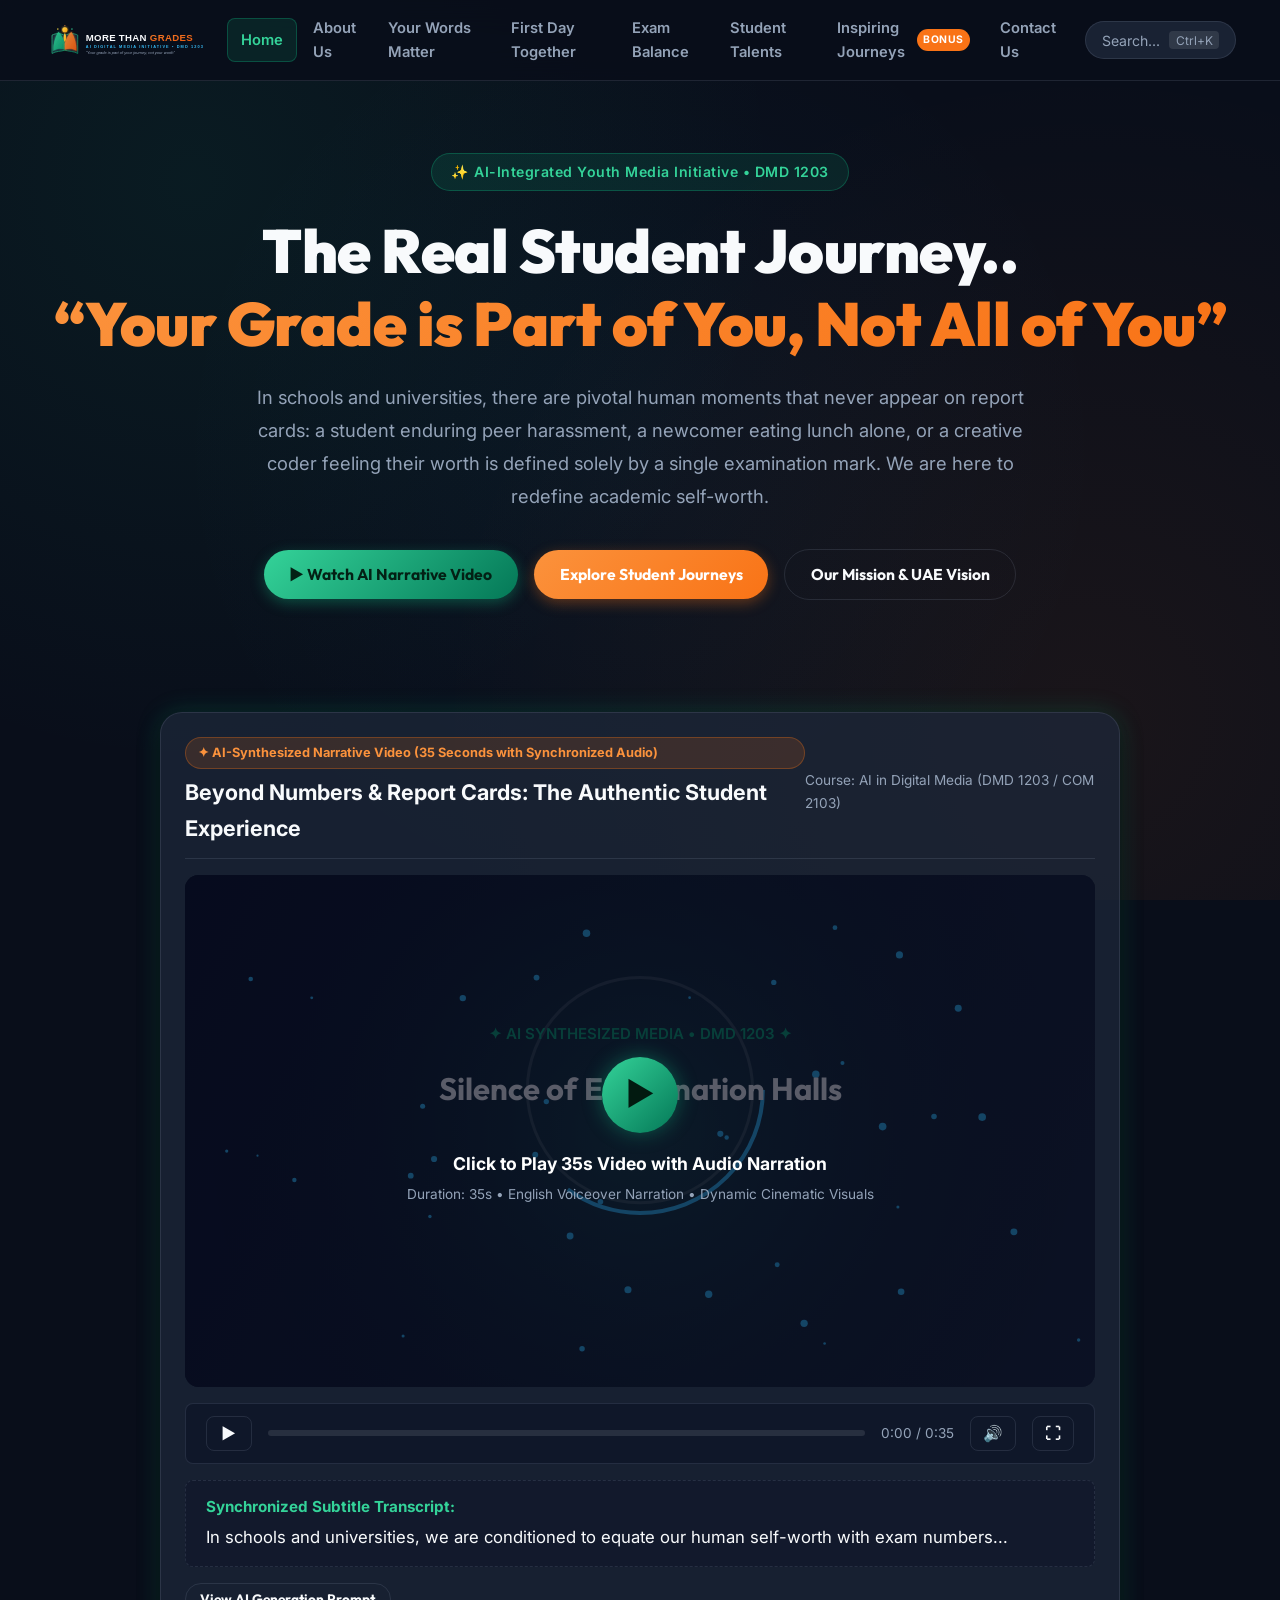
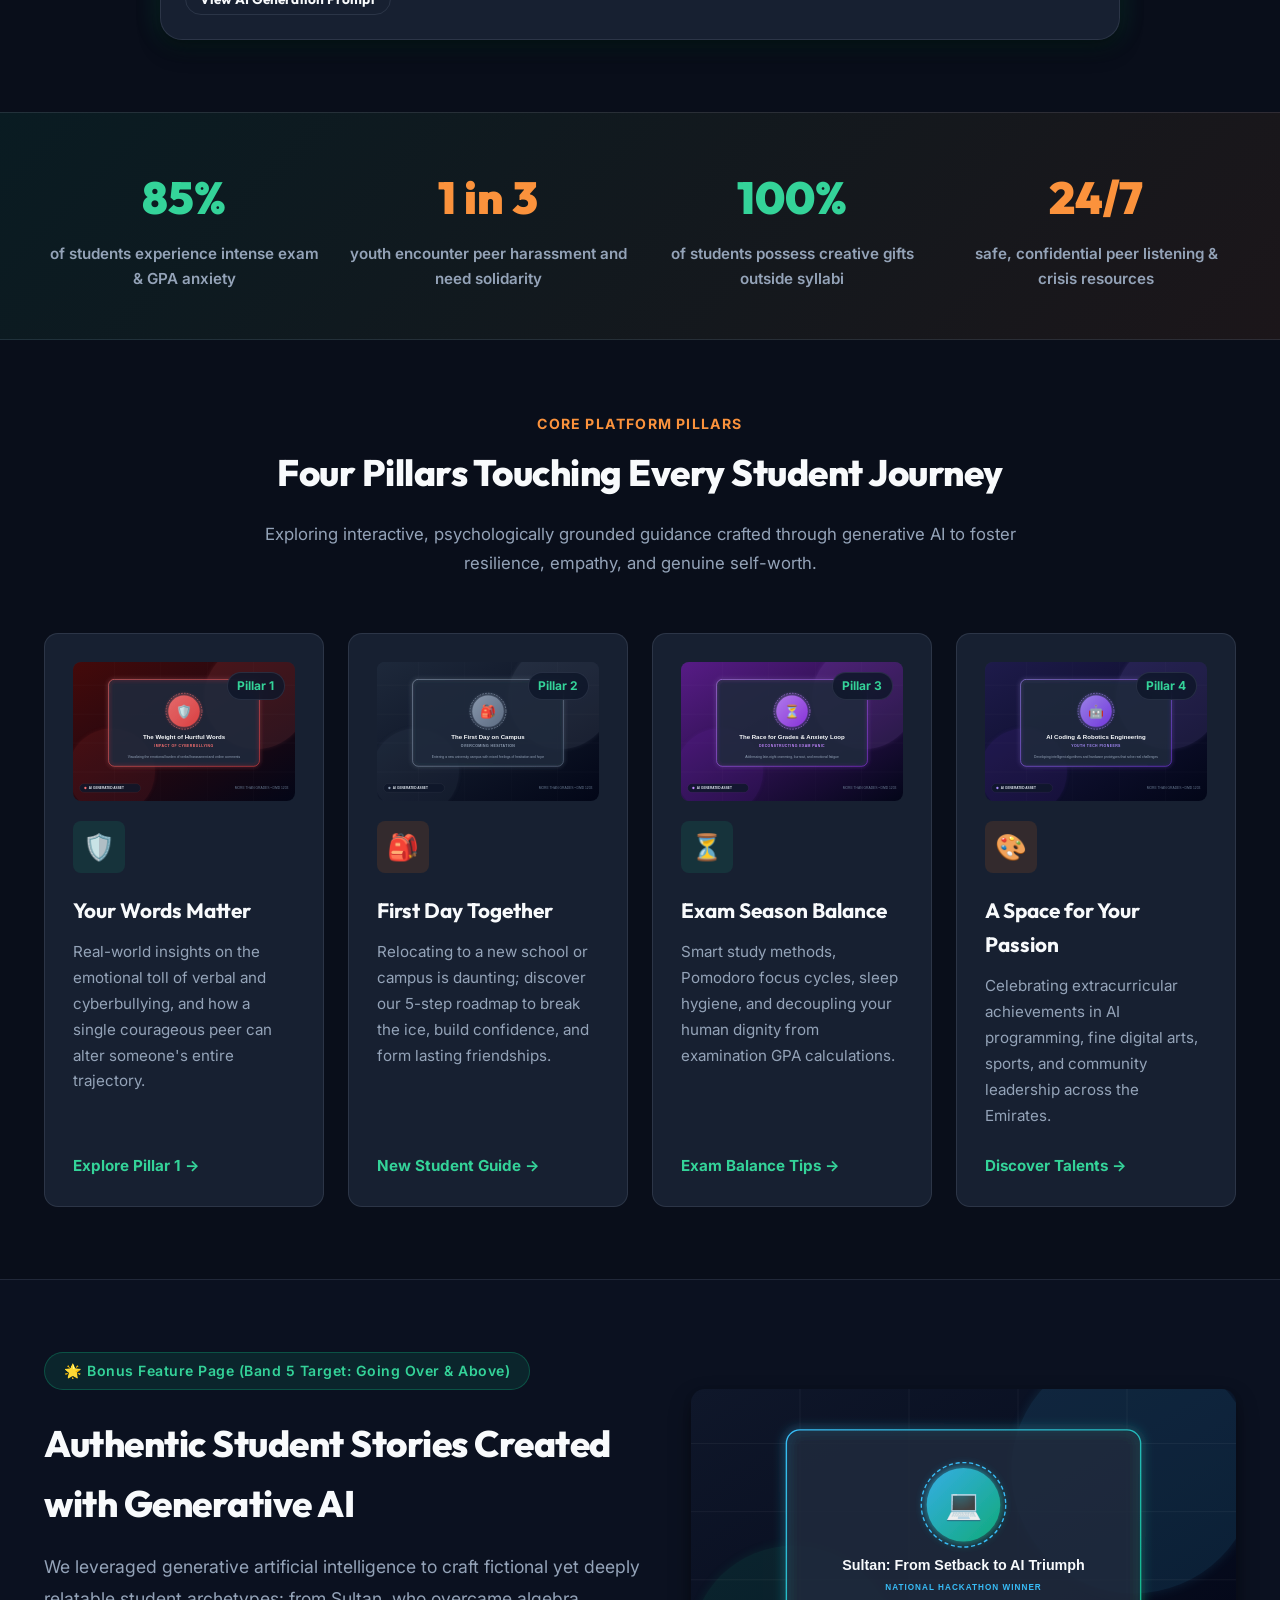
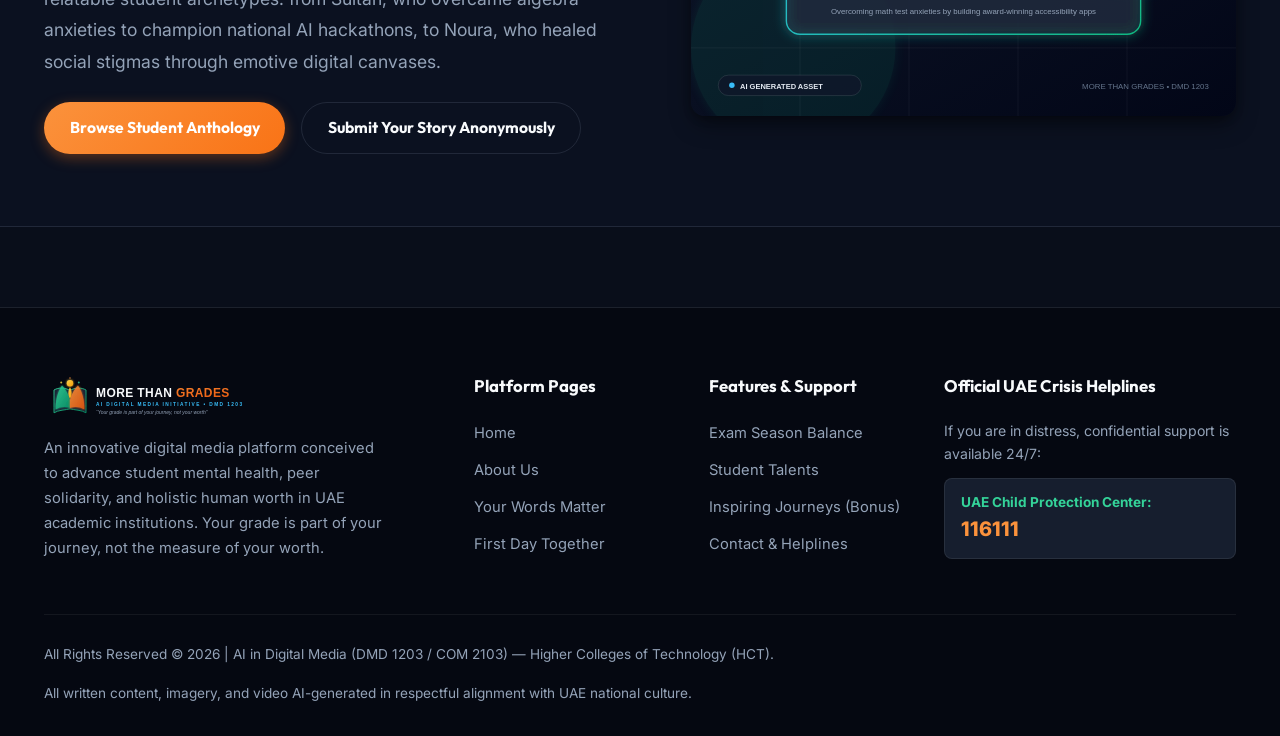
<file: index.html>
<!DOCTYPE html>
<html lang="en" dir="ltr">
<head>
  <meta charset="UTF-8">
  <meta name="viewport" content="width=device-width, initial-scale=1.0">
  <title>Home | More Than Grades — AI Youth Digital Media</title>
  <meta name="description" content="An AI-powered digital media platform advocating for student wellbeing, emotional resilience, and holistic self-worth beyond academic test scores in the UAE.">
  <link rel="stylesheet" href="css/style.css">
  <link rel="icon" href="assets/logo/logo.svg" type="image/svg+xml">
</head>
<body>

  <!-- Universal Header (8 Navigation Buttons + Search) -->
  <header class="site-header">
    <div class="container nav-wrapper">
      <a href="index.html" class="brand-logo-link" title="More Than Grades - Home">
        <img src="assets/logo/logo.svg" alt="More Than Grades Logo" class="brand-logo-img">
      </a>

      <nav class="main-nav" aria-label="Main Navigation Menu">
        <a href="index.html" class="nav-link active">Home</a>
        <a href="about.html" class="nav-link">About Us</a>
        <a href="feature-anti-bullying.html" class="nav-link">Your Words Matter</a>
        <a href="feature-new-student.html" class="nav-link">First Day Together</a>
        <a href="feature-exam-stress.html" class="nav-link">Exam Balance</a>
        <a href="feature-student-talents.html" class="nav-link">Student Talents</a>
        <a href="feature-inspiring-stories.html" class="nav-link">
          Inspiring Journeys <span class="nav-badge">Bonus</span>
        </a>
        <a href="contact.html" class="nav-link">Contact Us</a>
      </nav>

      <div class="header-actions">
        <button class="btn-search-trigger" aria-label="Open Search">
          <span>Search...</span>
          <span class="search-shortcut">Ctrl+K</span>
        </button>
        <button class="mobile-menu-btn" id="mobile-menu-toggle" aria-label="Toggle Mobile Menu">☰</button>
      </div>
    </div>
  </header>

  <!-- Hero Section -->
  <main>
    <section class="hero-section">
      <div class="container">
        <div class="hero-pill">
          <span>✨ AI-Integrated Youth Media Initiative • DMD 1203</span>
        </div>
        <h1 class="hero-title">
          The Real Student Journey.. <br>
          <span class="gradient-text-coral">“Your Grade is Part of You, Not All of You”</span>
        </h1>
        <p class="hero-description">
          In schools and universities, there are pivotal human moments that never appear on report cards: a student enduring peer harassment, a newcomer eating lunch alone, or a creative coder feeling their worth is defined solely by a single examination mark. We are here to redefine academic self-worth.
        </p>
        <div class="hero-cta-group">
          <a href="#video-section" class="btn btn-primary">
            <span>▶ Watch AI Narrative Video</span>
          </a>
          <a href="feature-inspiring-stories.html" class="btn btn-secondary">
            <span>Explore Student Journeys</span>
          </a>
          <a href="about.html" class="btn btn-outline">
            <span>Our Mission &amp; UAE Vision</span>
          </a>
        </div>
      </div>
    </section>

    <!-- AI Video Player Section (35 Seconds with Audio Requirement) -->
    <section class="section" id="video-section" style="padding-top: 0;">
      <div class="container">
        <div class="video-wrapper-card" id="video-player">
          <div class="video-player-header">
            <div>
              <span class="video-badge">✦ AI-Synthesized Narrative Video (35 Seconds with Synchronized Audio)</span>
              <h2 style="font-size: 1.35rem; margin-top: 0.4rem; color: #f8fafc;">Beyond Numbers &amp; Report Cards: The Authentic Student Experience</h2>
            </div>
            <div style="font-size: 0.85rem; color: #94a3b8;">
              Course: AI in Digital Media (DMD 1203 / COM 2103)
            </div>
          </div>

          <!-- Video Canvas Container -->
          <div class="video-container">
            <canvas id="ai-video-canvas" class="interactive-video-canvas"></canvas>
            
            <!-- Play Overlay -->
            <div class="video-overlay-play" id="video-overlay-play">
              <div class="play-btn-circle">▶</div>
              <div class="video-play-text">Click to Play 35s Video with Audio Narration</div>
              <div style="font-size: 0.85rem; color: #94a3b8; margin-top: 0.35rem;">
                Duration: 35s • English Voiceover Narration • Dynamic Cinematic Visuals
              </div>
            </div>
          </div>

          <!-- Custom Playback Controls -->
          <div class="video-custom-controls">
            <button class="btn btn-outline" id="btn-video-play" style="padding: 0.4rem 0.9rem; border-radius: 8px;" title="Play / Pause">
              <span id="play-icon">▶</span>
            </button>
            
            <div class="progress-bar-container" id="video-progress-container" title="Seek Progress Bar">
              <div class="progress-fill" id="video-progress-fill"></div>
            </div>

            <div class="video-time-display" id="video-time-display">0:00 / 0:35</div>

            <button class="btn btn-outline" id="btn-video-mute" style="padding: 0.4rem 0.75rem; border-radius: 8px;" title="Mute / Unmute">
              🔊
            </button>

            <button class="btn btn-outline" id="btn-video-fullscreen" style="padding: 0.4rem 0.75rem; border-radius: 8px;" title="Fullscreen">
              ⛶
            </button>
          </div>

          <!-- Dynamic Subtitles & Transcript -->
          <div class="video-transcript-box">
            <strong style="color: #34d399;">Synchronized Subtitle Transcript:</strong>
            <p id="video-subtitles-text" style="margin-top: 0.3rem; color: #f8fafc; font-size: 1.05rem;">
              Click play to begin the cinematic sequence and audio voiceover...
            </p>
          </div>

          <!-- Prompt Engineering Breakdown Drawer -->
          <div style="margin-top: 1rem;">
            <button class="prompt-toggle-btn btn btn-outline" data-target="video-prompt-box" style="font-size: 0.85rem; padding: 0.4rem 0.9rem;">
              View AI Generation Prompt
            </button>
            <div id="video-prompt-box" class="prompt-box" style="display: none; margin-top: 0.75rem;">
              <div class="prompt-box-title">🤖 AI Tool Pipeline: Runway Gen-3 Alpha + ElevenLabs Voice Synthesis</div>
              <code class="prompt-code">
Prompt: "Cinematic 35-second sequence of UAE university students in a sunlit modern glass campus in Abu Dhabi. Scene opens with a student feeling overwhelmed over examination papers, transitions smoothly to a caring peer placing a supportive hand on his arm, followed by a dynamic montage of extracurricular passions: programming an autonomous robotics project and painting an emotive digital canvas. Closes with an inspiring sunrise over the Arabian Gulf. Warm golden hour lighting, 8k resolution, photorealistic, uplifting orchestral tone."
              </code>
            </div>
          </div>
        </div>
      </div>
    </section>

    <!-- Stats & Impact Ribbon -->
    <section class="stats-ribbon">
      <div class="container">
        <div class="grid-4">
          <div class="stat-item">
            <div class="stat-number">85%</div>
            <div class="stat-label">of students experience intense exam &amp; GPA anxiety</div>
          </div>
          <div class="stat-item">
            <div class="stat-number coral">1 in 3</div>
            <div class="stat-label">youth encounter peer harassment and need solidarity</div>
          </div>
          <div class="stat-item">
            <div class="stat-number">100%</div>
            <div class="stat-label">of students possess creative gifts outside syllabi</div>
          </div>
          <div class="stat-item">
            <div class="stat-number coral">24/7</div>
            <div class="stat-label">safe, confidential peer listening &amp; crisis resources</div>
          </div>
        </div>
      </div>
    </section>

    <!-- Core Feature Highlights (Interactive Cards) -->
    <section class="section">
      <div class="container">
        <div class="section-header">
          <div class="section-tag">Core Platform Pillars</div>
          <h2 class="section-title">Four Pillars Touching Every Student Journey</h2>
          <p class="section-subtitle">
            Exploring interactive, psychologically grounded guidance crafted through generative AI to foster resilience, empathy, and genuine self-worth.
          </p>
        </div>

        <div class="grid-4">
          <!-- Card 1 -->
          <div class="card">
            <div class="card-image-box">
              <img src="assets/images/bullying-scene.svg" alt="Your Words Matter - Anti-Bullying">
              <span class="card-badge">Pillar 1</span>
            </div>
            <div class="card-icon">🛡️</div>
            <h3 class="card-title">Your Words Matter</h3>
            <p class="card-text">
              Real-world insights on the emotional toll of verbal and cyberbullying, and how a single courageous peer can alter someone's entire trajectory.
            </p>
            <a href="feature-anti-bullying.html" class="card-link">Explore Pillar 1 →</a>
          </div>

          <!-- Card 2 -->
          <div class="card">
            <div class="card-image-box">
              <img src="assets/images/new-student-arrival.svg" alt="First Day Together - New Student Adaptation">
              <span class="card-badge">Pillar 2</span>
            </div>
            <div class="card-icon coral">🎒</div>
            <h3 class="card-title">First Day Together</h3>
            <p class="card-text">
              Relocating to a new school or campus is daunting; discover our 5-step roadmap to break the ice, build confidence, and form lasting friendships.
            </p>
            <a href="feature-new-student.html" class="card-link">New Student Guide →</a>
          </div>

          <!-- Card 3 -->
          <div class="card">
            <div class="card-image-box">
              <img src="assets/images/exam-pressure.svg" alt="Exam Season Balance - Stress Relief">
              <span class="card-badge">Pillar 3</span>
            </div>
            <div class="card-icon">⏳</div>
            <h3 class="card-title">Exam Season Balance</h3>
            <p class="card-text">
              Smart study methods, Pomodoro focus cycles, sleep hygiene, and decoupling your human dignity from examination GPA calculations.
            </p>
            <a href="feature-exam-stress.html" class="card-link">Exam Balance Tips →</a>
          </div>

          <!-- Card 4 -->
          <div class="card">
            <div class="card-image-box">
              <img src="assets/images/talent-robotics.svg" alt="A Space for Your Passion - Extracurricular Talents">
              <span class="card-badge">Pillar 4</span>
            </div>
            <div class="card-icon coral">🎨</div>
            <h3 class="card-title">A Space for Your Passion</h3>
            <p class="card-text">
              Celebrating extracurricular achievements in AI programming, fine digital arts, sports, and community leadership across the Emirates.
            </p>
            <a href="feature-student-talents.html" class="card-link">Discover Talents →</a>
          </div>
        </div>
      </div>
    </section>

    <!-- Inspiring Stories & AI Case Studies (Over and Above Preview) -->
    <section class="section" style="background: rgba(15, 23, 42, 0.4); border-top: 1px solid var(--border-subtle); border-bottom: 1px solid var(--border-subtle);">
      <div class="container">
        <div style="display: grid; grid-template-columns: 1.1fr 1fr; gap: 3rem; align-items: center;">
          <div>
            <div class="hero-pill">
              <span>🌟 Bonus Feature Page (Band 5 Target: Going Over &amp; Above)</span>
            </div>
            <h2 class="section-title">Authentic Student Stories Created with Generative AI</h2>
            <p style="color: var(--text-muted); font-size: 1.1rem; margin-bottom: 1.5rem; line-height: 1.8;">
              We leveraged generative artificial intelligence to craft fictional yet deeply relatable student archetypes: from Sultan, who overcame algebra anxieties to champion national AI hackathons, to Noura, who healed social stigmas through emotive digital canvases.
            </p>
            <div style="display: flex; gap: 1rem; flex-wrap: wrap;">
              <a href="feature-inspiring-stories.html" class="btn btn-secondary">
                <span>Browse Student Anthology</span>
              </a>
              <a href="contact.html" class="btn btn-outline">
                <span>Submit Your Story Anonymously</span>
              </a>
            </div>
          </div>
          <div>
            <img src="assets/images/story-character-sultan.svg" alt="Sultan - AI Innovator Character" style="border-radius: var(--radius-md); box-shadow: var(--shadow-lg);">
          </div>
        </div>
      </div>
    </section>
  </main>

  <!-- Universal Footer -->
  <footer class="site-footer">
    <div class="container">
      <div class="footer-grid">
        <div class="footer-brand">
          <img src="assets/logo/logo.svg" alt="More Than Grades Logo" style="height: 48px; width: auto;">
          <p>
            An innovative digital media platform conceived to advance student mental health, peer solidarity, and holistic human worth in UAE academic institutions. Your grade is part of your journey, not the measure of your worth.
          </p>
        </div>

        <div>
          <h4 class="footer-title">Platform Pages</h4>
          <ul class="footer-links">
            <li><a href="index.html">Home</a></li>
            <li><a href="about.html">About Us</a></li>
            <li><a href="feature-anti-bullying.html">Your Words Matter</a></li>
            <li><a href="feature-new-student.html">First Day Together</a></li>
          </ul>
        </div>

        <div>
          <h4 class="footer-title">Features &amp; Support</h4>
          <ul class="footer-links">
            <li><a href="feature-exam-stress.html">Exam Season Balance</a></li>
            <li><a href="feature-student-talents.html">Student Talents</a></li>
            <li><a href="feature-inspiring-stories.html">Inspiring Journeys (Bonus)</a></li>
            <li><a href="contact.html">Contact &amp; Helplines</a></li>
          </ul>
        </div>

        <div>
          <h4 class="footer-title">Official UAE Crisis Helplines</h4>
          <p style="font-size: 0.88rem; color: #94a3b8; margin-bottom: 0.75rem;">If you are in distress, confidential support is available 24/7:</p>
          <div style="background: rgba(30, 41, 59, 0.7); padding: 0.75rem 1rem; border-radius: 8px; border: 1px solid rgba(255,255,255,0.08);">
            <div style="font-size: 0.85rem; color: #34d399; font-weight: 700;">UAE Child Protection Center:</div>
            <div style="font-size: 1.25rem; font-weight: 800; color: #fb923c;">116111</div>
          </div>
        </div>
      </div>

      <div class="footer-bottom">
        <div>
          All Rights Reserved © 2026 | AI in Digital Media (DMD 1203 / COM 2103) — Higher Colleges of Technology (HCT).
        </div>
        <div>
          All written content, imagery, and video AI-generated in respectful alignment with UAE national culture.
        </div>
      </div>
    </div>
  </footer>

  <!-- Universal Client-Side Search Modal Dialog -->
  <div class="search-modal-backdrop" id="search-modal" role="dialog" aria-modal="true" aria-label="Search Dialog">
    <div class="search-modal-window">
      <div class="search-input-header">
        <span style="font-size: 1.2rem;">🔍</span>
        <input type="text" id="search-modal-input" placeholder="Search across all articles, stories, guides, and tips..." autocomplete="off">
        <button class="search-close-btn" id="search-modal-close" aria-label="Close Search">✕</button>
      </div>
      <div class="search-results-body" id="search-results-box">
        <!-- Live Results injected via search.js -->
      </div>
    </div>
  </div>

  <script src="js/search.js"></script>
  <script src="js/main.js"></script>
</body>
</html>
</file>
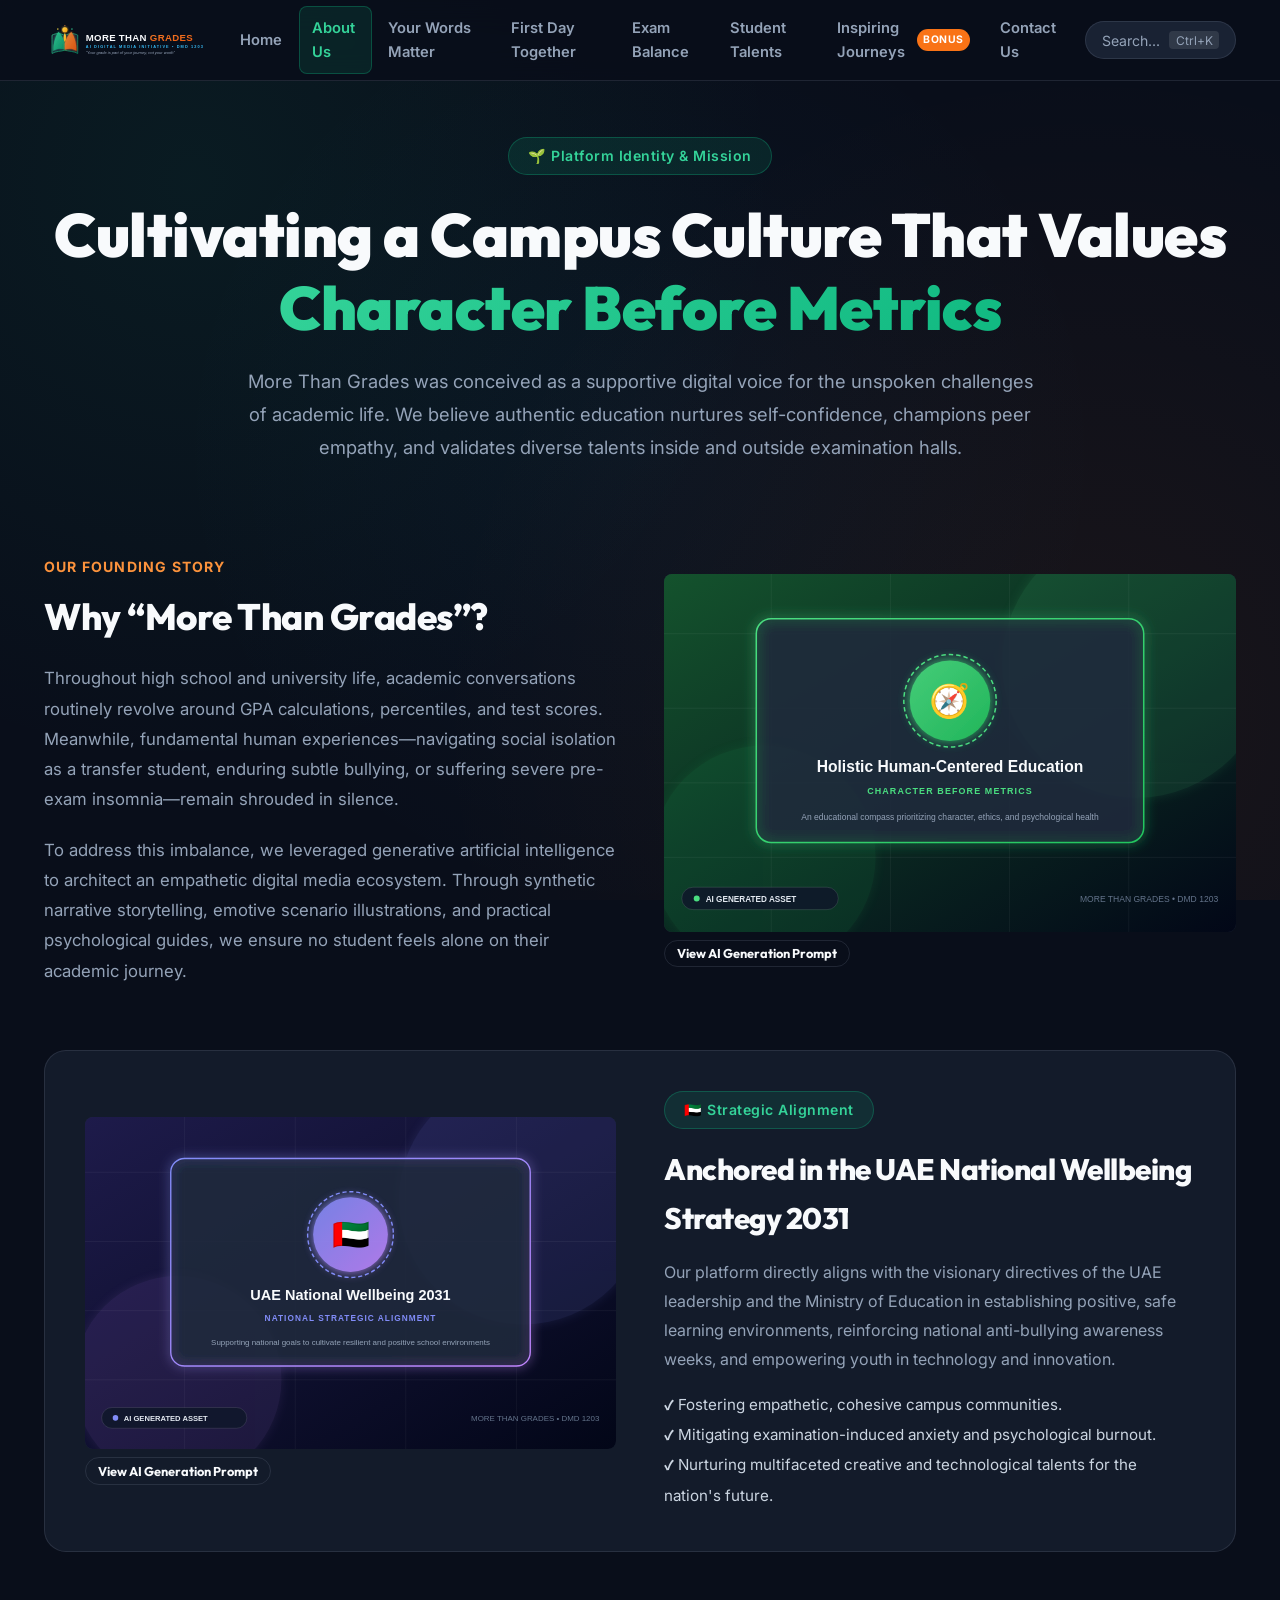
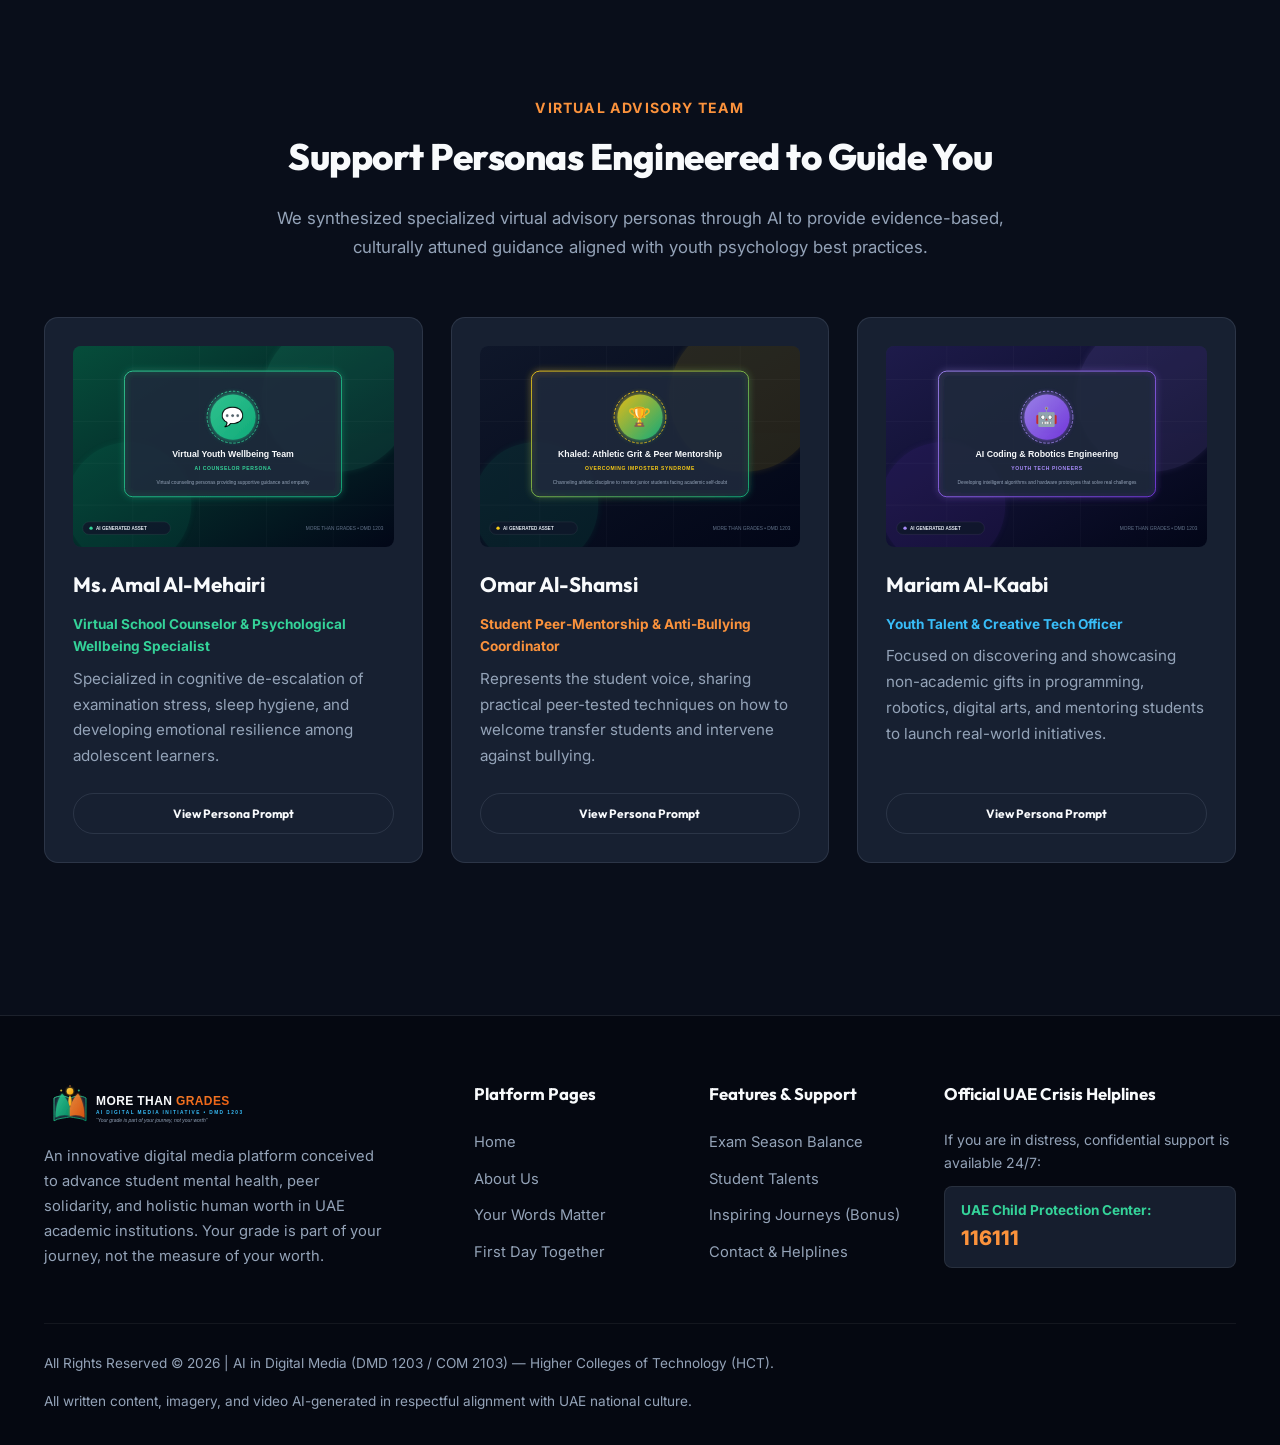
<file: about.html>
<!DOCTYPE html>
<html lang="en" dir="ltr">
<head>
  <meta charset="UTF-8">
  <meta name="viewport" content="width=device-width, initial-scale=1.0">
  <title>About Us | More Than Grades — Platform Mission &amp; UAE Vision</title>
  <meta name="description" content="Discover the mission, founding philosophy, and UAE National Wellbeing 2031 alignment behind the More Than Grades student advocacy platform.">
  <link rel="stylesheet" href="css/style.css">
  <link rel="icon" href="assets/logo/logo.svg" type="image/svg+xml">
</head>
<body>

  <!-- Universal Header -->
  <header class="site-header">
    <div class="container nav-wrapper">
      <a href="index.html" class="brand-logo-link" title="More Than Grades - Home">
        <img src="assets/logo/logo.svg" alt="More Than Grades Logo" class="brand-logo-img">
      </a>

      <nav class="main-nav" aria-label="Main Navigation Menu">
        <a href="index.html" class="nav-link">Home</a>
        <a href="about.html" class="nav-link active">About Us</a>
        <a href="feature-anti-bullying.html" class="nav-link">Your Words Matter</a>
        <a href="feature-new-student.html" class="nav-link">First Day Together</a>
        <a href="feature-exam-stress.html" class="nav-link">Exam Balance</a>
        <a href="feature-student-talents.html" class="nav-link">Student Talents</a>
        <a href="feature-inspiring-stories.html" class="nav-link">
          Inspiring Journeys <span class="nav-badge">Bonus</span>
        </a>
        <a href="contact.html" class="nav-link">Contact Us</a>
      </nav>

      <div class="header-actions">
        <button class="btn-search-trigger" aria-label="Open Search">
          <span>Search...</span>
          <span class="search-shortcut">Ctrl+K</span>
        </button>
        <button class="mobile-menu-btn" id="mobile-menu-toggle" aria-label="Toggle Mobile Menu">☰</button>
      </div>
    </div>
  </header>

  <main>
    <!-- Page Hero Banner -->
    <section class="hero-section" style="padding: 3.5rem 0 2.5rem;">
      <div class="container">
        <div class="hero-pill">
          <span>🌱 Platform Identity &amp; Mission</span>
        </div>
        <h1 class="hero-title">
          Cultivating a Campus Culture That Values <br>
          <span class="gradient-text-teal">Character Before Metrics</span>
        </h1>
        <p class="hero-description">
          More Than Grades was conceived as a supportive digital voice for the unspoken challenges of academic life. We believe authentic education nurtures self-confidence, champions peer empathy, and validates diverse talents inside and outside examination halls.
        </p>
      </div>
    </section>

    <!-- Narrative Section & Images (AI Assets 1 & 2) -->
    <section class="section" style="padding-top: 1rem;">
      <div class="container">
        <div style="display: grid; grid-template-columns: 1fr 1fr; gap: 3rem; align-items: center; margin-bottom: 4rem;">
          <div>
            <div class="section-tag">Our Founding Story</div>
            <h2 class="section-title">Why “More Than Grades”?</h2>
            <p style="color: var(--text-muted); font-size: 1.05rem; line-height: 1.8; margin-bottom: 1.25rem;">
              Throughout high school and university life, academic conversations routinely revolve around GPA calculations, percentiles, and test scores. Meanwhile, fundamental human experiences—navigating social isolation as a transfer student, enduring subtle bullying, or suffering severe pre-exam insomnia—remain shrouded in silence.
            </p>
            <p style="color: var(--text-muted); font-size: 1.05rem; line-height: 1.8;">
              To address this imbalance, we leveraged generative artificial intelligence to architect an empathetic digital media ecosystem. Through synthetic narrative storytelling, emotive scenario illustrations, and practical psychological guides, we ensure no student feels alone on their academic journey.
            </p>
          </div>
          <div>
            <div class="card-image-box" style="margin-bottom: 0;">
              <img src="assets/images/about-vision.svg" alt="Holistic Education Vision">
            </div>
            <!-- Prompt Toggle -->
            <button class="prompt-toggle-btn btn btn-outline" data-target="prompt-about-1" style="font-size: 0.8rem; margin-top: 0.5rem; padding: 0.3rem 0.75rem;">
              View AI Generation Prompt
            </button>
            <div id="prompt-about-1" class="prompt-box" style="display: none;">
              <div class="prompt-box-title">🤖 Midjourney v6 Prompt:</div>
              <code class="prompt-code">/imagine prompt: A conceptual 3D illustration symbolizing holistic education, compass pointing toward emotional wellbeing, glowing emerald and gold accents, clean modern UI vector style, uplifting atmosphere --ar 16:9 --style raw</code>
            </div>
          </div>
        </div>

        <!-- National Strategy Alignment Box (AI Asset 3) -->
        <div style="display: grid; grid-template-columns: 1fr 1fr; gap: 3rem; align-items: center; background: rgba(30, 41, 59, 0.5); padding: 2.5rem; border-radius: var(--radius-lg); border: 1px solid var(--border-subtle);" id="uae-strategy">
          <div>
            <div class="card-image-box" style="margin-bottom: 0;">
              <img src="assets/images/about-wellbeing.svg" alt="UAE Wellbeing 2031 Vision">
            </div>
            <button class="prompt-toggle-btn btn btn-outline" data-target="prompt-about-2" style="font-size: 0.8rem; margin-top: 0.5rem; padding: 0.3rem 0.75rem;">
              View AI Generation Prompt
            </button>
            <div id="prompt-about-2" class="prompt-box" style="display: none;">
              <div class="prompt-box-title">🤖 DALL-E 3 Prompt:</div>
              <code class="prompt-code">Prompt: "Digital infographic concept celebrating student mental health in UAE schools, modern Abu Dhabi campus background, emerald green and violet palette, futuristic clean architecture, culturally respectful, 8k resolution"</code>
            </div>
          </div>
          <div>
            <div class="hero-pill" style="margin-bottom: 1rem;">
              <span>🇦🇪 Strategic Alignment</span>
            </div>
            <h2 class="section-title" style="font-size: 1.85rem;">Anchored in the UAE National Wellbeing Strategy 2031</h2>
            <p style="color: var(--text-muted); font-size: 1rem; line-height: 1.8; margin-bottom: 1rem;">
              Our platform directly aligns with the visionary directives of the UAE leadership and the Ministry of Education in establishing positive, safe learning environments, reinforcing national anti-bullying awareness weeks, and empowering youth in technology and innovation.
            </p>
            <ul style="color: #cbd5e1; font-size: 0.95rem; line-height: 2;">
              <li>✔ Fostering empathetic, cohesive campus communities.</li>
              <li>✔ Mitigating examination-induced anxiety and psychological burnout.</li>
              <li>✔ Nurturing multifaceted creative and technological talents for the nation's future.</li>
            </ul>
          </div>
        </div>
      </div>
    </section>

    <!-- Virtual Support Personas (AI Personas) -->
    <section class="section">
      <div class="container">
        <div class="section-header">
          <div class="section-tag">Virtual Advisory Team</div>
          <h2 class="section-title">Support Personas Engineered to Guide You</h2>
          <p class="section-subtitle">
            We synthesized specialized virtual advisory personas through AI to provide evidence-based, culturally attuned guidance aligned with youth psychology best practices.
          </p>
        </div>

        <div class="grid-3">
          <!-- Persona 1 -->
          <div class="card">
            <div class="card-image-box">
              <img src="assets/images/about-counselor.svg" alt="Ms. Amal - Virtual Youth Counselor">
            </div>
            <h3 class="card-title">Ms. Amal Al-Mehairi</h3>
            <p style="color: var(--primary-teal-light); font-weight: 700; font-size: 0.85rem; margin-bottom: 0.5rem;">
              Virtual School Counselor &amp; Psychological Wellbeing Specialist
            </p>
            <p class="card-text">
              Specialized in cognitive de-escalation of examination stress, sleep hygiene, and developing emotional resilience among adolescent learners.
            </p>
            <button class="prompt-toggle-btn btn btn-outline" data-target="prompt-persona-1" style="font-size: 0.75rem;">
              View Persona Prompt
            </button>
            <div id="prompt-persona-1" class="prompt-box" style="display: none;">
              <code class="prompt-code">Prompt: "Professional friendly female youth counselor wearing modern modest UAE attire, bright counseling room with indoor plants, soft warm lighting, ultra photorealistic, empathetic expression"</code>
            </div>
          </div>

          <!-- Persona 2 -->
          <div class="card">
            <div class="card-image-box">
              <img src="assets/images/story-character-khaled.svg" alt="Omar - Peer Mentorship Lead">
            </div>
            <h3 class="card-title">Omar Al-Shamsi</h3>
            <p style="color: var(--accent-coral-light); font-weight: 700; font-size: 0.85rem; margin-bottom: 0.5rem;">
              Student Peer-Mentorship &amp; Anti-Bullying Coordinator
            </p>
            <p class="card-text">
              Represents the student voice, sharing practical peer-tested techniques on how to welcome transfer students and intervene against bullying.
            </p>
            <button class="prompt-toggle-btn btn btn-outline" data-target="prompt-persona-2" style="font-size: 0.75rem;">
              View Persona Prompt
            </button>
            <div id="prompt-persona-2" class="prompt-box" style="display: none;">
              <code class="prompt-code">Prompt: "Young Emirati male university student, confident yet warm smile, holding a leadership notebook, modern media lab background, natural daylight, highly detailed"</code>
            </div>
          </div>

          <!-- Persona 3 -->
          <div class="card">
            <div class="card-image-box">
              <img src="assets/images/talent-robotics.svg" alt="Mariam - Talent Innovation Officer">
            </div>
            <h3 class="card-title">Mariam Al-Kaabi</h3>
            <p style="color: var(--accent-sky); font-weight: 700; font-size: 0.85rem; margin-bottom: 0.5rem;">
              Youth Talent &amp; Creative Tech Officer
            </p>
            <p class="card-text">
              Focused on discovering and showcasing non-academic gifts in programming, robotics, digital arts, and mentoring students to launch real-world initiatives.
            </p>
            <button class="prompt-toggle-btn btn btn-outline" data-target="prompt-persona-3" style="font-size: 0.75rem;">
              View Persona Prompt
            </button>
            <div id="prompt-persona-3" class="prompt-box" style="display: none;">
              <code class="prompt-code">Prompt: "Creative tech-savvy young woman working with robotic components and digital tablet, glowing futuristic studio, neon cyan ambient light, inspiring attitude"</code>
            </div>
          </div>
        </div>
      </div>
    </section>
  </main>

  <!-- Universal Footer -->
  <footer class="site-footer">
    <div class="container">
      <div class="footer-grid">
        <div class="footer-brand">
          <img src="assets/logo/logo.svg" alt="More Than Grades Logo" style="height: 48px; width: auto;">
          <p>
            An innovative digital media platform conceived to advance student mental health, peer solidarity, and holistic human worth in UAE academic institutions. Your grade is part of your journey, not the measure of your worth.
          </p>
        </div>

        <div>
          <h4 class="footer-title">Platform Pages</h4>
          <ul class="footer-links">
            <li><a href="index.html">Home</a></li>
            <li><a href="about.html">About Us</a></li>
            <li><a href="feature-anti-bullying.html">Your Words Matter</a></li>
            <li><a href="feature-new-student.html">First Day Together</a></li>
          </ul>
        </div>

        <div>
          <h4 class="footer-title">Features &amp; Support</h4>
          <ul class="footer-links">
            <li><a href="feature-exam-stress.html">Exam Season Balance</a></li>
            <li><a href="feature-student-talents.html">Student Talents</a></li>
            <li><a href="feature-inspiring-stories.html">Inspiring Journeys (Bonus)</a></li>
            <li><a href="contact.html">Contact &amp; Helplines</a></li>
          </ul>
        </div>

        <div>
          <h4 class="footer-title">Official UAE Crisis Helplines</h4>
          <p style="font-size: 0.88rem; color: #94a3b8; margin-bottom: 0.75rem;">If you are in distress, confidential support is available 24/7:</p>
          <div style="background: rgba(30, 41, 59, 0.7); padding: 0.75rem 1rem; border-radius: 8px; border: 1px solid rgba(255,255,255,0.08);">
            <div style="font-size: 0.85rem; color: #34d399; font-weight: 700;">UAE Child Protection Center:</div>
            <div style="font-size: 1.25rem; font-weight: 800; color: #fb923c;">116111</div>
          </div>
        </div>
      </div>

      <div class="footer-bottom">
        <div>
          All Rights Reserved © 2026 | AI in Digital Media (DMD 1203 / COM 2103) — Higher Colleges of Technology (HCT).
        </div>
        <div>
          All written content, imagery, and video AI-generated in respectful alignment with UAE national culture.
        </div>
      </div>
    </div>
  </footer>

  <!-- Universal Search Modal -->
  <div class="search-modal-backdrop" id="search-modal" role="dialog" aria-modal="true" aria-label="Search Dialog">
    <div class="search-modal-window">
      <div class="search-input-header">
        <span style="font-size: 1.2rem;">🔍</span>
        <input type="text" id="search-modal-input" placeholder="Search across all articles, stories, guides, and tips..." autocomplete="off">
        <button class="search-close-btn" id="search-modal-close" aria-label="Close Search">✕</button>
      </div>
      <div class="search-results-body" id="search-results-box"></div>
    </div>
  </div>

  <script src="js/search.js"></script>
  <script src="js/main.js"></script>
</body>
</html>
</file>
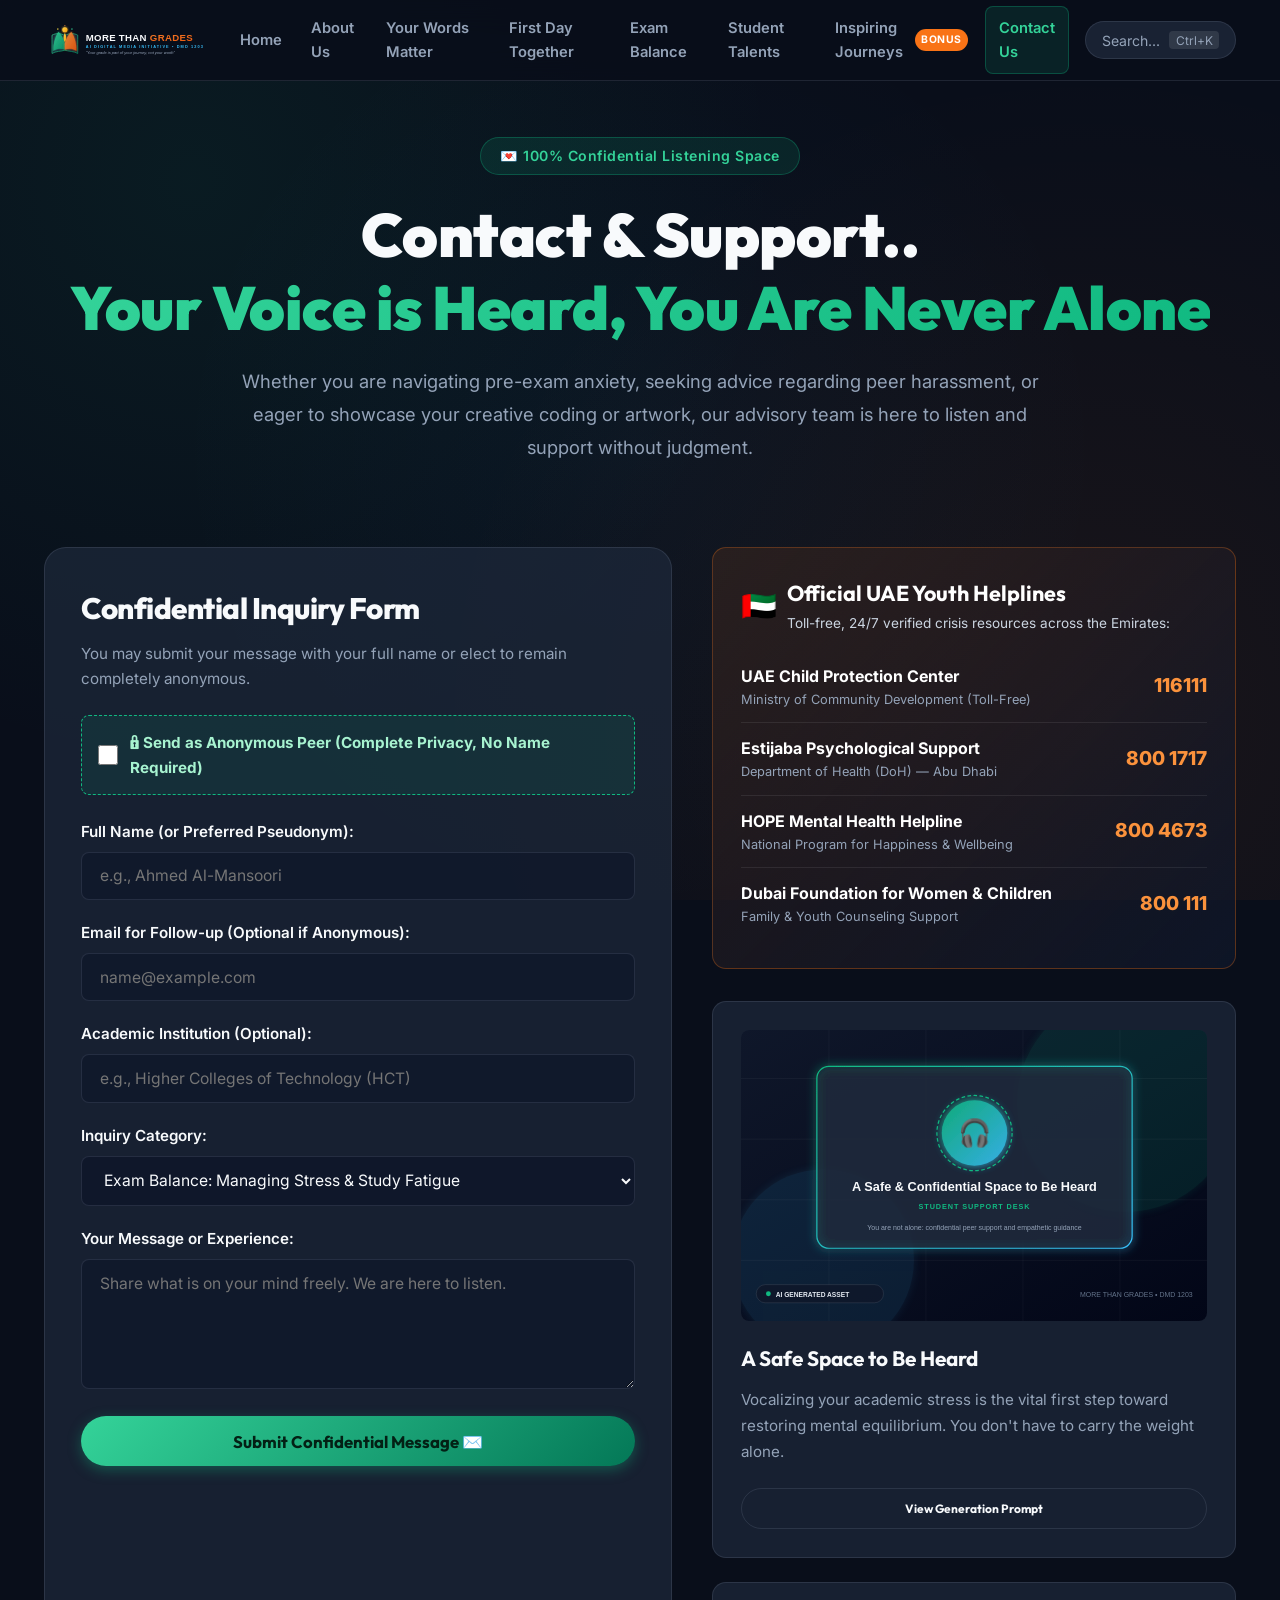
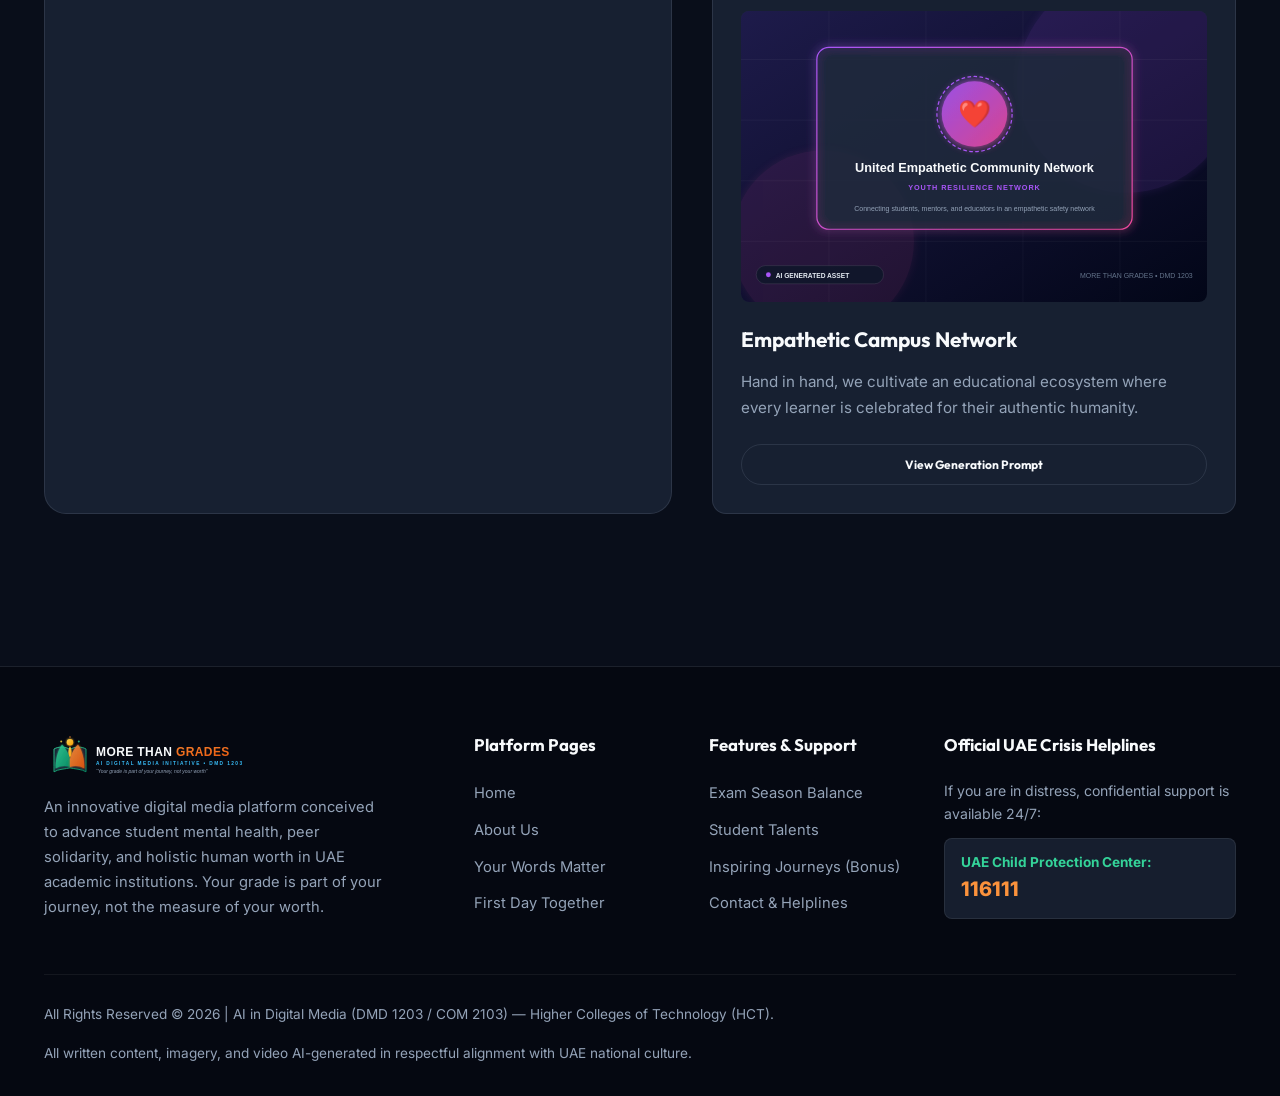
<file: contact.html>
<!DOCTYPE html>
<html lang="en" dir="ltr">
<head>
  <meta charset="UTF-8">
  <meta name="viewport" content="width=device-width, initial-scale=1.0">
  <title>Contact Us | More Than Grades — Confidential Student Support</title>
  <meta name="description" content="Reach out to the More Than Grades support team with complete confidentiality, and access official verified crisis helplines across the UAE.">
  <link rel="stylesheet" href="css/style.css">
  <link rel="icon" href="assets/logo/logo.svg" type="image/svg+xml">
</head>
<body>

  <!-- Universal Header -->
  <header class="site-header">
    <div class="container nav-wrapper">
      <a href="index.html" class="brand-logo-link" title="More Than Grades - Home">
        <img src="assets/logo/logo.svg" alt="More Than Grades Logo" class="brand-logo-img">
      </a>

      <nav class="main-nav" aria-label="Main Navigation Menu">
        <a href="index.html" class="nav-link">Home</a>
        <a href="about.html" class="nav-link">About Us</a>
        <a href="feature-anti-bullying.html" class="nav-link">Your Words Matter</a>
        <a href="feature-new-student.html" class="nav-link">First Day Together</a>
        <a href="feature-exam-stress.html" class="nav-link">Exam Balance</a>
        <a href="feature-student-talents.html" class="nav-link">Student Talents</a>
        <a href="feature-inspiring-stories.html" class="nav-link">
          Inspiring Journeys <span class="nav-badge">Bonus</span>
        </a>
        <a href="contact.html" class="nav-link active">Contact Us</a>
      </nav>

      <div class="header-actions">
        <button class="btn-search-trigger" aria-label="Open Search">
          <span>Search...</span>
          <span class="search-shortcut">Ctrl+K</span>
        </button>
        <button class="mobile-menu-btn" id="mobile-menu-toggle" aria-label="Toggle Mobile Menu">☰</button>
      </div>
    </div>
  </header>

  <main>
    <section class="hero-section" style="padding: 3.5rem 0 2rem;">
      <div class="container">
        <div class="hero-pill">
          <span>💌 100% Confidential Listening Space</span>
        </div>
        <h1 class="hero-title">
          Contact &amp; Support.. <br>
          <span class="gradient-text-teal">Your Voice is Heard, You Are Never Alone</span>
        </h1>
        <p class="hero-description">
          Whether you are navigating pre-exam anxiety, seeking advice regarding peer harassment, or eager to showcase your creative coding or artwork, our advisory team is here to listen and support without judgment.
        </p>
      </div>
    </section>

    <!-- Contact Form & Helplines Layout -->
    <section class="section" style="padding-top: 1rem;">
      <div class="container">
        <div class="contact-layout">

          <!-- Left: Interactive Form -->
          <div style="background: var(--bg-card); border: 1px solid var(--border-subtle); border-radius: var(--radius-lg); padding: 2.25rem;">
            <h2 class="section-title" style="font-size: 1.85rem; margin-bottom: 0.5rem;">Confidential Inquiry Form</h2>
            <p style="color: var(--text-muted); font-size: 0.95rem; margin-bottom: 1.5rem;">
              You may submit your message with your full name or elect to remain completely anonymous.
            </p>

            <form id="student-support-form">
              <!-- Anonymous Toggle -->
              <div style="background: rgba(16, 185, 129, 0.1); border: 1px dashed var(--primary-teal); border-radius: var(--radius-sm); padding: 0.85rem 1rem; margin-bottom: 1.5rem; display: flex; align-items: center; gap: 0.75rem;">
                <input type="checkbox" id="anonymous-mode-check" style="width: 20px; height: 20px; accent-color: var(--primary-teal); cursor: pointer;">
                <label for="anonymous-mode-check" style="cursor: pointer; font-size: 0.95rem; font-weight: 700; color: #a7f3d0;">
                  🔒 Send as Anonymous Peer (Complete Privacy, No Name Required)
                </label>
              </div>

              <div class="form-group">
                <label for="student-name-input" class="form-label">Full Name (or Preferred Pseudonym):</label>
                <input type="text" id="student-name-input" class="form-control" placeholder="e.g., Ahmed Al-Mansoori" required>
              </div>

              <div class="form-group">
                <label for="student-email-input" class="form-label">Email for Follow-up (Optional if Anonymous):</label>
                <input type="email" id="student-email-input" class="form-control" placeholder="name@example.com" required>
              </div>

              <div class="form-group">
                <label for="student-institution-input" class="form-label">Academic Institution (Optional):</label>
                <input type="text" id="student-institution-input" class="form-control" placeholder="e.g., Higher Colleges of Technology (HCT)">
              </div>

              <div class="form-group">
                <label for="support-topic-select" class="form-label">Inquiry Category:</label>
                <select id="support-topic-select" class="form-control" style="background: #0f172a; cursor: pointer;">
                  <option value="Exam Anxiety &amp; GPA Pressure">Exam Balance: Managing Stress &amp; Study Fatigue</option>
                  <option value="Anti-Bullying Support">Your Words Matter: Reporting Bullying or Seeking Support</option>
                  <option value="New Student Inclusion">First Day Together: Adaptation &amp; Friendship Guidance</option>
                  <option value="Student Creative Talent">Student Talents: Submitting a Coding or Art Showcase</option>
                  <option value="General Feedback">General Platform Feedback &amp; Suggestions</option>
                </select>
              </div>

              <div class="form-group">
                <label for="student-message-input" class="form-label">Your Message or Experience:</label>
                <textarea id="student-message-input" class="form-control" placeholder="Share what is on your mind freely. We are here to listen." required></textarea>
              </div>

              <button type="submit" class="btn btn-primary" style="width: 100%; font-size: 1.05rem; padding: 0.9rem;">
                <span>Submit Confidential Message ✉️</span>
              </button>
            </form>
          </div>

          <!-- Right: Official UAE Helplines Directory & Crisis Contacts -->
          <div>
            <div class="helpline-box" id="emergency-helplines" style="margin-bottom: 2rem;">
              <div style="display: flex; align-items: center; gap: 0.6rem; margin-bottom: 1rem;">
                <span style="font-size: 1.8rem;">🇦🇪</span>
                <div>
                  <h3 style="font-family: var(--font-title); font-size: 1.35rem; color: #fff;">Official UAE Youth Helplines</h3>
                  <p style="font-size: 0.85rem; color: #cbd5e1;">Toll-free, 24/7 verified crisis resources across the Emirates:</p>
                </div>
              </div>

              <div class="helpline-item">
                <div>
                  <div style="font-weight: 700; color: #fff;">UAE Child Protection Center</div>
                  <div style="font-size: 0.8rem; color: #94a3b8;">Ministry of Community Development (Toll-Free)</div>
                </div>
                <div class="helpline-number">116111</div>
              </div>

              <div class="helpline-item">
                <div>
                  <div style="font-weight: 700; color: #fff;">Estijaba Psychological Support</div>
                  <div style="font-size: 0.8rem; color: #94a3b8;">Department of Health (DoH) — Abu Dhabi</div>
                </div>
                <div class="helpline-number">800 1717</div>
              </div>

              <div class="helpline-item">
                <div>
                  <div style="font-weight: 700; color: #fff;">HOPE Mental Health Helpline</div>
                  <div style="font-size: 0.8rem; color: #94a3b8;">National Program for Happiness &amp; Wellbeing</div>
                </div>
                <div class="helpline-number">800 4673</div>
              </div>

              <div class="helpline-item">
                <div>
                  <div style="font-weight: 700; color: #fff;">Dubai Foundation for Women &amp; Children</div>
                  <div style="font-size: 0.8rem; color: #94a3b8;">Family &amp; Youth Counseling Support</div>
                </div>
                <div class="helpline-number">800 111</div>
              </div>
            </div>

            <!-- AI Images on Contact Page -->
            <div class="card" style="margin-bottom: 1.5rem;">
              <div class="card-image-box">
                <img src="assets/images/contact-support.svg" alt="Confidential Listening Space">
              </div>
              <h3 class="card-title">A Safe Space to Be Heard</h3>
              <p class="card-text">
                Vocalizing your academic stress is the vital first step toward restoring mental equilibrium. You don't have to carry the weight alone.
              </p>
              <button class="prompt-toggle-btn btn btn-outline" data-target="prompt-contact-1" style="font-size: 0.75rem;">
                View Generation Prompt
              </button>
              <div id="prompt-contact-1" class="prompt-box" style="display: none;">
                <code class="prompt-code">Prompt: "Conceptual artwork representing youth mental health support, listening ear made of glowing soundwaves and warm glowing hands, deep midnight blue and mint green palette, high-end 3D render"</code>
              </div>
            </div>

            <div class="card">
              <div class="card-image-box">
                <img src="assets/images/contact-community.svg" alt="Empathetic Student Community">
              </div>
              <h3 class="card-title">Empathetic Campus Network</h3>
              <p class="card-text">
                Hand in hand, we cultivate an educational ecosystem where every learner is celebrated for their authentic humanity.
              </p>
              <button class="prompt-toggle-btn btn btn-outline" data-target="prompt-contact-2" style="font-size: 0.75rem;">
                View Generation Prompt
              </button>
              <div id="prompt-contact-2" class="prompt-box" style="display: none;">
                <code class="prompt-code">Prompt: "Heartwarming visual metaphor of youth community network in UAE, interconnected glowing nodes forming a shield of empathy and kindness, professional illustration"</code>
              </div>
            </div>
          </div>

        </div>
      </div>
    </section>
  </main>

  <!-- Interactive Submission Success Modal -->
  <div class="search-modal-backdrop" id="form-success-modal" style="display: none;">
    <div class="search-modal-window" style="text-align: center; padding: 2.5rem 1.5rem;">
      <div style="font-size: 3.5rem; margin-bottom: 1rem;">🎉</div>
      <h3 style="font-family: var(--font-title); font-size: 1.8rem; color: #34d399; margin-bottom: 0.75rem;">
        Message Submitted Successfully!
      </h3>
      <p id="success-summary-text" style="color: #cbd5e1; font-size: 1.05rem; line-height: 1.8; margin-bottom: 1.75rem;">
        Thank you for reaching out with trust. If you requested a follow-up, our advisory team will respond with full confidentiality.
      </p>
      <button class="btn btn-primary" id="modal-success-close" style="padding: 0.6rem 2rem;">
        <span>Close Window</span>
      </button>
    </div>
  </div>

  <!-- Universal Footer -->
  <footer class="site-footer">
    <div class="container">
      <div class="footer-grid">
        <div class="footer-brand">
          <img src="assets/logo/logo.svg" alt="More Than Grades Logo" style="height: 48px; width: auto;">
          <p>
            An innovative digital media platform conceived to advance student mental health, peer solidarity, and holistic human worth in UAE academic institutions. Your grade is part of your journey, not the measure of your worth.
          </p>
        </div>

        <div>
          <h4 class="footer-title">Platform Pages</h4>
          <ul class="footer-links">
            <li><a href="index.html">Home</a></li>
            <li><a href="about.html">About Us</a></li>
            <li><a href="feature-anti-bullying.html">Your Words Matter</a></li>
            <li><a href="feature-new-student.html">First Day Together</a></li>
          </ul>
        </div>

        <div>
          <h4 class="footer-title">Features &amp; Support</h4>
          <ul class="footer-links">
            <li><a href="feature-exam-stress.html">Exam Season Balance</a></li>
            <li><a href="feature-student-talents.html">Student Talents</a></li>
            <li><a href="feature-inspiring-stories.html">Inspiring Journeys (Bonus)</a></li>
            <li><a href="contact.html">Contact &amp; Helplines</a></li>
          </ul>
        </div>

        <div>
          <h4 class="footer-title">Official UAE Crisis Helplines</h4>
          <p style="font-size: 0.88rem; color: #94a3b8; margin-bottom: 0.75rem;">If you are in distress, confidential support is available 24/7:</p>
          <div style="background: rgba(30, 41, 59, 0.7); padding: 0.75rem 1rem; border-radius: 8px; border: 1px solid rgba(255,255,255,0.08);">
            <div style="font-size: 0.85rem; color: #34d399; font-weight: 700;">UAE Child Protection Center:</div>
            <div style="font-size: 1.25rem; font-weight: 800; color: #fb923c;">116111</div>
          </div>
        </div>
      </div>

      <div class="footer-bottom">
        <div>
          All Rights Reserved © 2026 | AI in Digital Media (DMD 1203 / COM 2103) — Higher Colleges of Technology (HCT).
        </div>
        <div>
          All written content, imagery, and video AI-generated in respectful alignment with UAE national culture.
        </div>
      </div>
    </div>
  </footer>

  <!-- Search Modal -->
  <div class="search-modal-backdrop" id="search-modal" role="dialog" aria-modal="true" aria-label="Search Dialog">
    <div class="search-modal-window">
      <div class="search-input-header">
        <span style="font-size: 1.2rem;">🔍</span>
        <input type="text" id="search-modal-input" placeholder="Search across all articles, stories, guides, and tips..." autocomplete="off">
        <button class="search-close-btn" id="search-modal-close" aria-label="Close Search">✕</button>
      </div>
      <div class="search-results-body" id="search-results-box"></div>
    </div>
  </div>

  <script src="js/search.js"></script>
  <script src="js/main.js"></script>
  <script src="js/contact.js"></script>
</body>
</html>
</file>
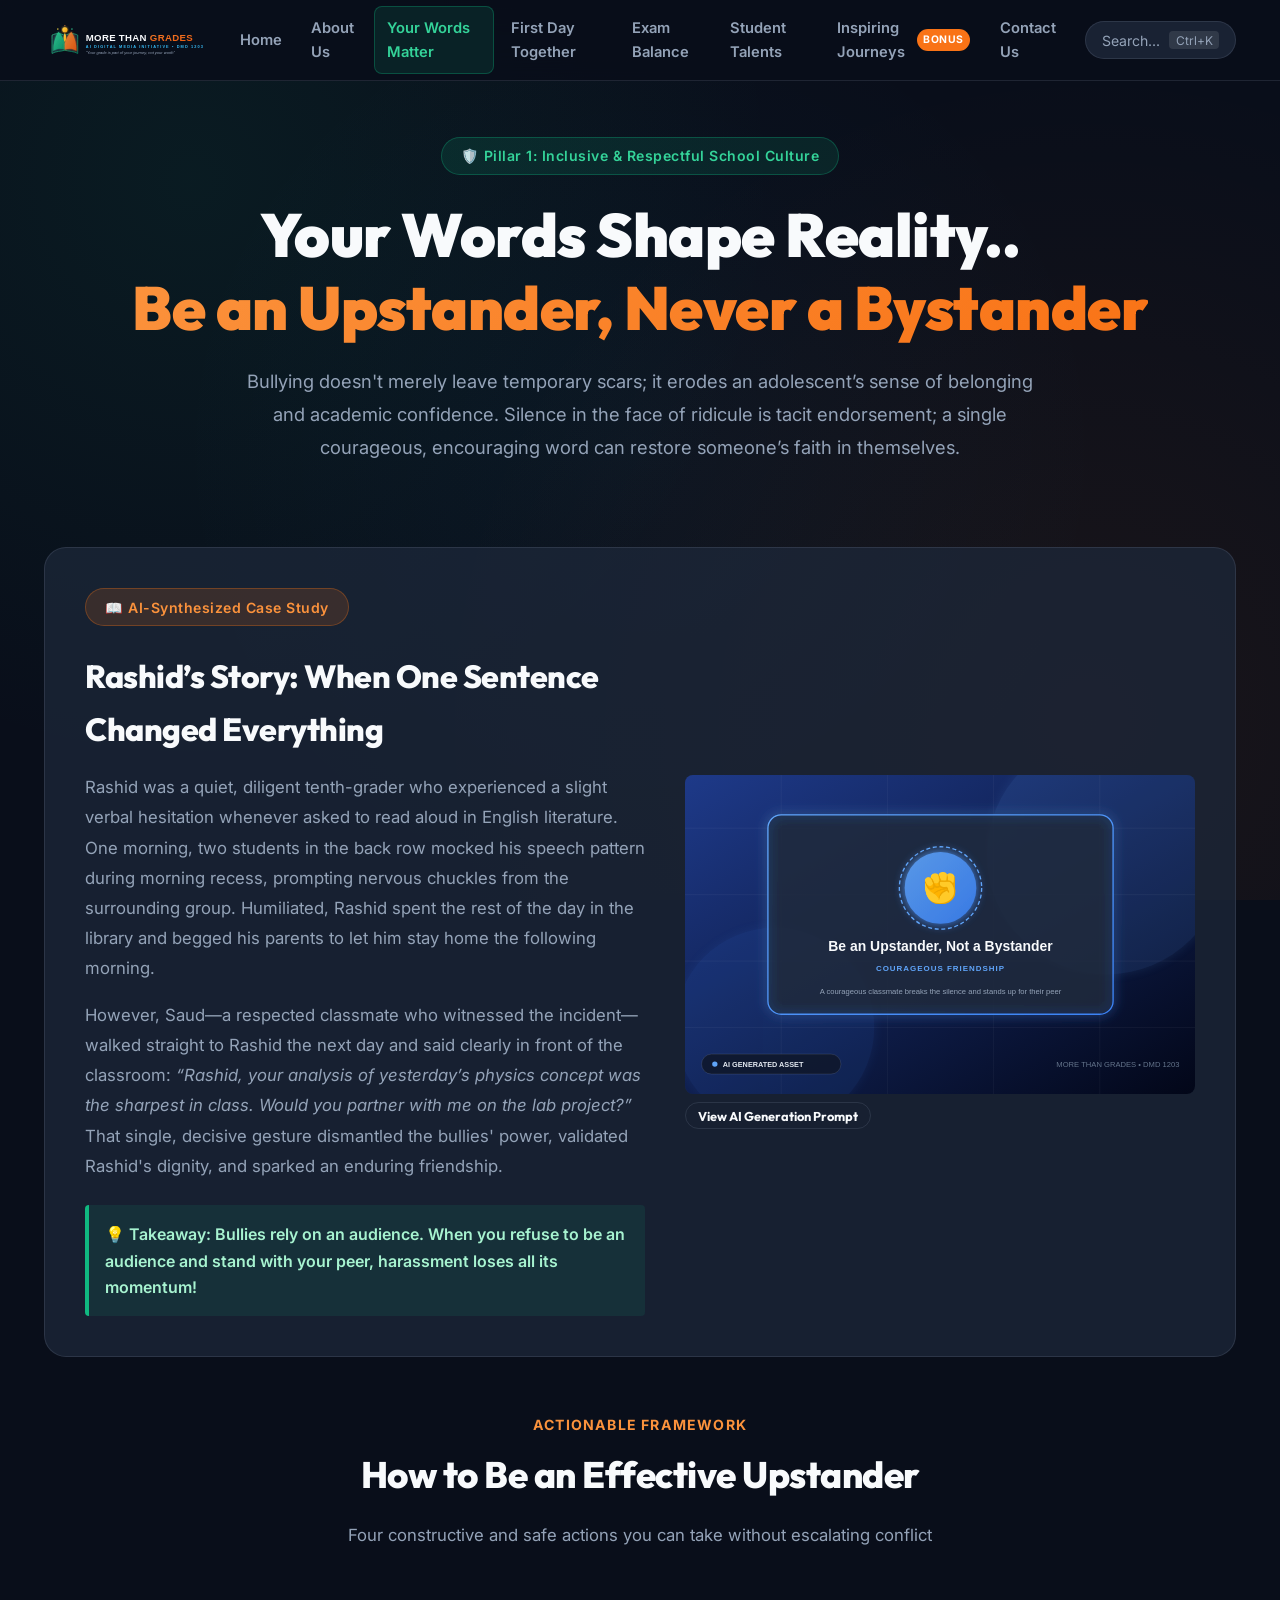
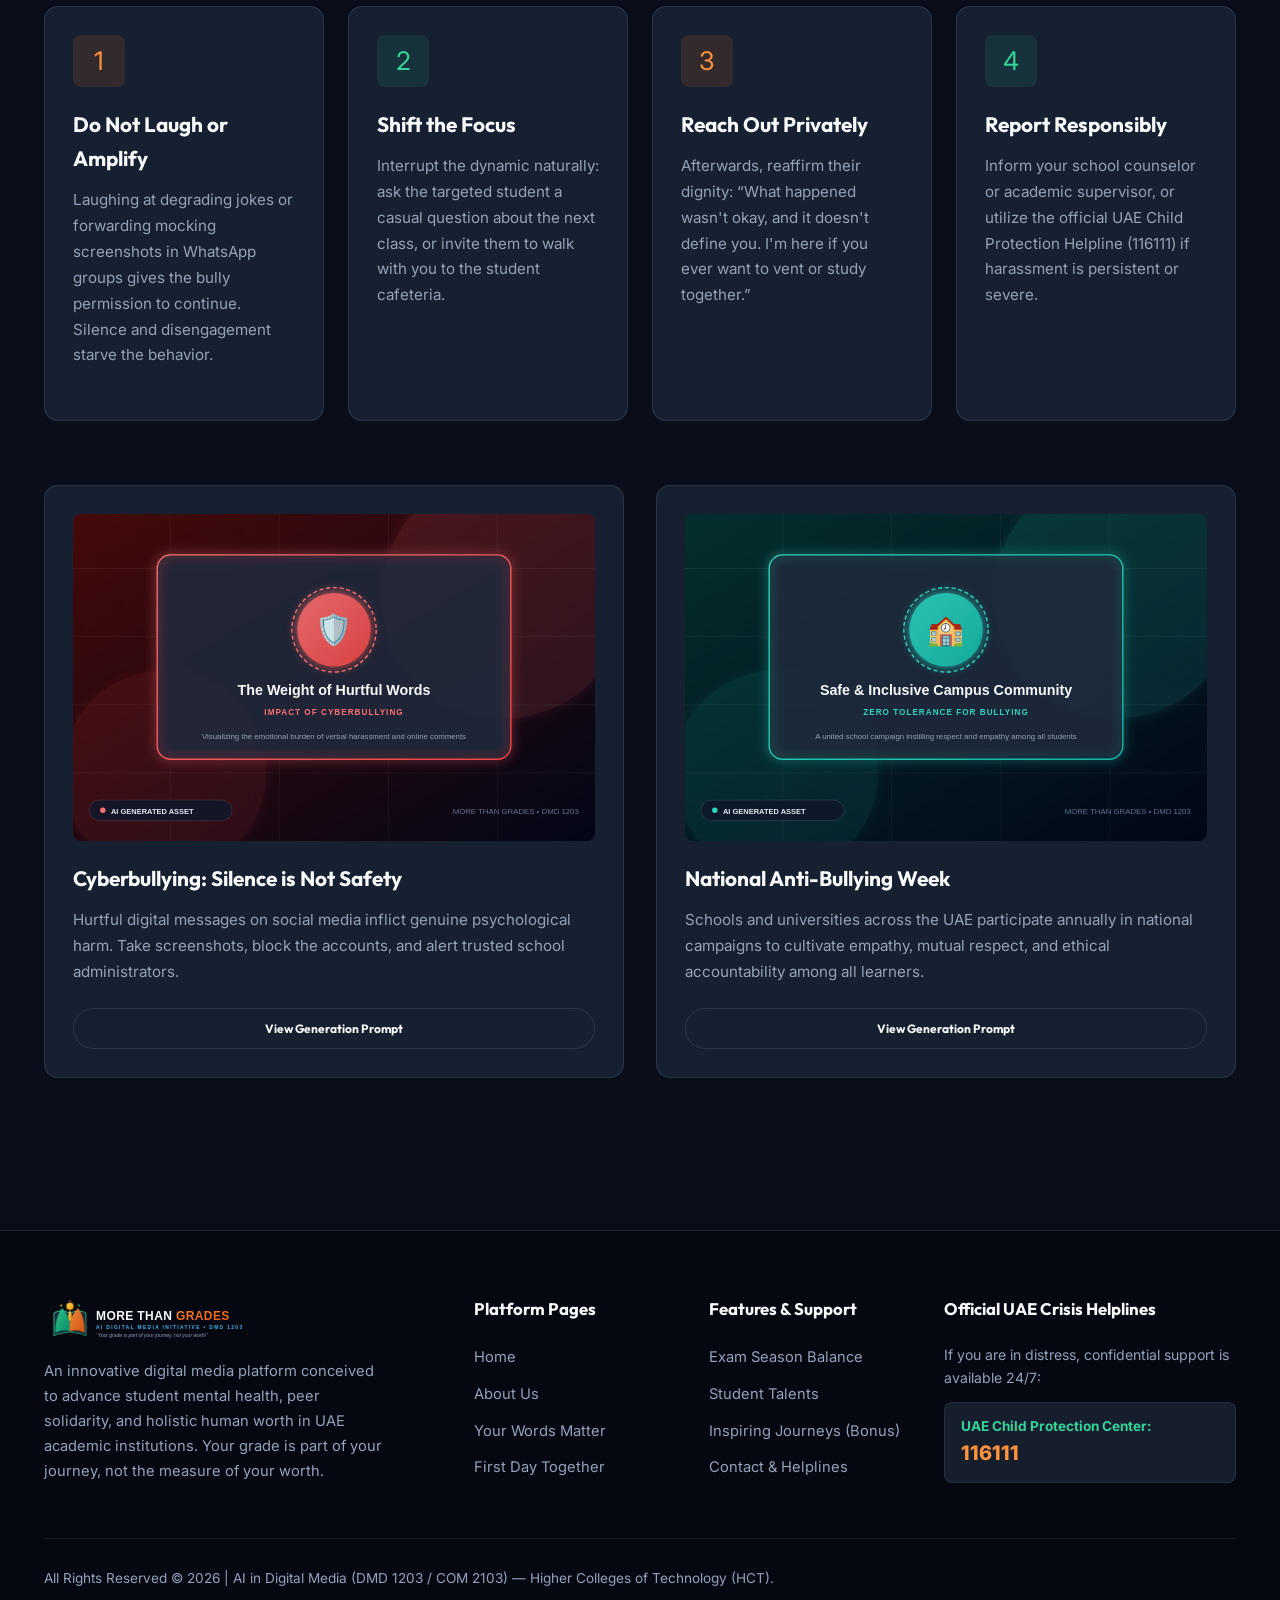
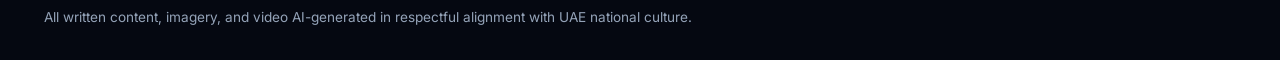
<file: feature-anti-bullying.html>
<!DOCTYPE html>
<html lang="en" dir="ltr">
<head>
  <meta charset="UTF-8">
  <meta name="viewport" content="width=device-width, initial-scale=1.0">
  <title>Your Words Matter | More Than Grades — Anti-Bullying &amp; Peer Solidarity</title>
  <meta name="description" content="Actionable guidelines, illustrated scenarios, and practical strategies to combat school and cyberbullying through courageous peer solidarity.">
  <link rel="stylesheet" href="css/style.css">
  <link rel="icon" href="assets/logo/logo.svg" type="image/svg+xml">
</head>
<body>

  <!-- Universal Header -->
  <header class="site-header">
    <div class="container nav-wrapper">
      <a href="index.html" class="brand-logo-link" title="More Than Grades - Home">
        <img src="assets/logo/logo.svg" alt="More Than Grades Logo" class="brand-logo-img">
      </a>

      <nav class="main-nav" aria-label="Main Navigation Menu">
        <a href="index.html" class="nav-link">Home</a>
        <a href="about.html" class="nav-link">About Us</a>
        <a href="feature-anti-bullying.html" class="nav-link active">Your Words Matter</a>
        <a href="feature-new-student.html" class="nav-link">First Day Together</a>
        <a href="feature-exam-stress.html" class="nav-link">Exam Balance</a>
        <a href="feature-student-talents.html" class="nav-link">Student Talents</a>
        <a href="feature-inspiring-stories.html" class="nav-link">
          Inspiring Journeys <span class="nav-badge">Bonus</span>
        </a>
        <a href="contact.html" class="nav-link">Contact Us</a>
      </nav>

      <div class="header-actions">
        <button class="btn-search-trigger" aria-label="Open Search">
          <span>Search...</span>
          <span class="search-shortcut">Ctrl+K</span>
        </button>
        <button class="mobile-menu-btn" id="mobile-menu-toggle" aria-label="Toggle Mobile Menu">☰</button>
      </div>
    </div>
  </header>

  <main>
    <!-- Section Hero -->
    <section class="hero-section" style="padding: 3.5rem 0 2rem;">
      <div class="container">
        <div class="hero-pill">
          <span>🛡️ Pillar 1: Inclusive &amp; Respectful School Culture</span>
        </div>
        <h1 class="hero-title">
          Your Words Shape Reality.. <br>
          <span class="gradient-text-coral">Be an Upstander, Never a Bystander</span>
        </h1>
        <p class="hero-description">
          Bullying doesn't merely leave temporary scars; it erodes an adolescent’s sense of belonging and academic confidence. Silence in the face of ridicule is tacit endorsement; a single courageous, encouraging word can restore someone’s faith in themselves.
        </p>
      </div>
    </section>

    <!-- AI Story Scenario (Rashid's Story) -->
    <section class="section" style="padding-top: 1rem;" id="story-rashid">
      <div class="container">
        <div style="background: var(--bg-card); border: 1px solid var(--border-subtle); border-radius: var(--radius-lg); padding: 2.5rem; margin-bottom: 3.5rem;">
          <div style="display: grid; grid-template-columns: 1.1fr 1fr; gap: 2.5rem; align-items: center;">
            <div>
              <div class="hero-pill" style="background: rgba(249, 115, 22, 0.15); border-color: rgba(249, 115, 22, 0.3); color: var(--accent-coral-light);">
                <span>📖 AI-Synthesized Case Study</span>
              </div>
              <h2 class="section-title" style="font-size: 2rem;">Rashid’s Story: When One Sentence Changed Everything</h2>
              <p style="color: var(--text-muted); font-size: 1.05rem; line-height: 1.8; margin-bottom: 1rem;">
                Rashid was a quiet, diligent tenth-grader who experienced a slight verbal hesitation whenever asked to read aloud in English literature. One morning, two students in the back row mocked his speech pattern during morning recess, prompting nervous chuckles from the surrounding group. Humiliated, Rashid spent the rest of the day in the library and begged his parents to let him stay home the following morning.
              </p>
              <p style="color: var(--text-muted); font-size: 1.05rem; line-height: 1.8; margin-bottom: 1.5rem;">
                However, Saud—a respected classmate who witnessed the incident—walked straight to Rashid the next day and said clearly in front of the classroom: <em>“Rashid, your analysis of yesterday’s physics concept was the sharpest in class. Would you partner with me on the lab project?”</em> That single, decisive gesture dismantled the bullies' power, validated Rashid's dignity, and sparked an enduring friendship.
              </p>
              <div style="background: rgba(16, 185, 129, 0.1); border-left: 4px solid var(--primary-teal); padding: 1rem; border-radius: 4px; color: #a7f3d0; font-weight: 600;">
                💡 Takeaway: Bullies rely on an audience. When you refuse to be an audience and stand with your peer, harassment loses all its momentum!
              </div>
            </div>
            <div>
              <div class="card-image-box" style="margin-bottom: 0;">
                <img src="assets/images/bullying-upstander.svg" alt="Saud Supporting Rashid">
              </div>
              <button class="prompt-toggle-btn btn btn-outline" data-target="prompt-bullying-1" style="font-size: 0.8rem; margin-top: 0.5rem; padding: 0.3rem 0.75rem;">
                View AI Generation Prompt
              </button>
              <div id="prompt-bullying-1" class="prompt-box" style="display: none;">
                <div class="prompt-box-title">🤖 Midjourney Prompt:</div>
                <code class="prompt-code">/imagine prompt: Dramatic realistic scenario in a sunlit UAE school hallway, an empathetic Emirati male student placing a reassuring hand on his distressed classmate's arm, standing up against bullying, high emotional resonance, 35mm lens, photorealistic --ar 16:9</code>
              </div>
            </div>
          </div>
        </div>

        <!-- 4 Actionable Steps for the Upstander -->
        <div class="section-header">
          <div class="section-tag">Actionable Framework</div>
          <h2 class="section-title">How to Be an Effective Upstander</h2>
          <p class="section-subtitle">Four constructive and safe actions you can take without escalating conflict</p>
        </div>

        <div class="grid-4" style="margin-bottom: 4rem;">
          <div class="card">
            <div class="card-icon coral">1</div>
            <h3 class="card-title">Do Not Laugh or Amplify</h3>
            <p class="card-text">
              Laughing at degrading jokes or forwarding mocking screenshots in WhatsApp groups gives the bully permission to continue. Silence and disengagement starve the behavior.
            </p>
          </div>

          <div class="card">
            <div class="card-icon">2</div>
            <h3 class="card-title">Shift the Focus</h3>
            <p class="card-text">
              Interrupt the dynamic naturally: ask the targeted student a casual question about the next class, or invite them to walk with you to the student cafeteria.
            </p>
          </div>

          <div class="card">
            <div class="card-icon coral">3</div>
            <h3 class="card-title">Reach Out Privately</h3>
            <p class="card-text">
              Afterwards, reaffirm their dignity: “What happened wasn't okay, and it doesn't define you. I'm here if you ever want to vent or study together.”
            </p>
          </div>

          <div class="card">
            <div class="card-icon">4</div>
            <h3 class="card-title">Report Responsibly</h3>
            <p class="card-text">
              Inform your school counselor or academic supervisor, or utilize the official UAE Child Protection Helpline (116111) if harassment is persistent or severe.
            </p>
          </div>
        </div>

        <!-- Visual Media Gallery (AI Images 2 & 3) -->
        <div style="display: grid; grid-template-columns: 1fr 1fr; gap: 2rem;">
          <div class="card">
            <div class="card-image-box">
              <img src="assets/images/bullying-scene.svg" alt="Cyberbullying Awareness">
            </div>
            <h3 class="card-title">Cyberbullying: Silence is Not Safety</h3>
            <p class="card-text">
              Hurtful digital messages on social media inflict genuine psychological harm. Take screenshots, block the accounts, and alert trusted school administrators.
            </p>
            <button class="prompt-toggle-btn btn btn-outline" data-target="prompt-bullying-2" style="font-size: 0.75rem;">
              View Generation Prompt
            </button>
            <div id="prompt-bullying-2" class="prompt-box" style="display: none;">
              <code class="prompt-code">Prompt: "Conceptual artwork representing youth cyberbullying awareness, smartphone screen projecting harsh words melting into digital light particles, moody teal and crimson lighting, reflective surfaces"</code>
            </div>
          </div>

          <div class="card">
            <div class="card-image-box">
              <img src="assets/images/bullying-community.svg" alt="United School Community">
            </div>
            <h3 class="card-title">National Anti-Bullying Week</h3>
            <p class="card-text">
              Schools and universities across the UAE participate annually in national campaigns to cultivate empathy, mutual respect, and ethical accountability among all learners.
            </p>
            <button class="prompt-toggle-btn btn btn-outline" data-target="prompt-bullying-3" style="font-size: 0.75rem;">
              View Generation Prompt
            </button>
            <div id="prompt-bullying-3" class="prompt-box" style="display: none;">
              <code class="prompt-code">Prompt: "Diverse group of happy young students standing together in a circle holding an anti-bullying banner, modern Abu Dhabi sustainable school campus, bright daylight, authentic, smiling"</code>
            </div>
          </div>
        </div>
      </div>
    </section>
  </main>

  <!-- Universal Footer -->
  <footer class="site-footer">
    <div class="container">
      <div class="footer-grid">
        <div class="footer-brand">
          <img src="assets/logo/logo.svg" alt="More Than Grades Logo" style="height: 48px; width: auto;">
          <p>
            An innovative digital media platform conceived to advance student mental health, peer solidarity, and holistic human worth in UAE academic institutions. Your grade is part of your journey, not the measure of your worth.
          </p>
        </div>

        <div>
          <h4 class="footer-title">Platform Pages</h4>
          <ul class="footer-links">
            <li><a href="index.html">Home</a></li>
            <li><a href="about.html">About Us</a></li>
            <li><a href="feature-anti-bullying.html">Your Words Matter</a></li>
            <li><a href="feature-new-student.html">First Day Together</a></li>
          </ul>
        </div>

        <div>
          <h4 class="footer-title">Features &amp; Support</h4>
          <ul class="footer-links">
            <li><a href="feature-exam-stress.html">Exam Season Balance</a></li>
            <li><a href="feature-student-talents.html">Student Talents</a></li>
            <li><a href="feature-inspiring-stories.html">Inspiring Journeys (Bonus)</a></li>
            <li><a href="contact.html">Contact &amp; Helplines</a></li>
          </ul>
        </div>

        <div>
          <h4 class="footer-title">Official UAE Crisis Helplines</h4>
          <p style="font-size: 0.88rem; color: #94a3b8; margin-bottom: 0.75rem;">If you are in distress, confidential support is available 24/7:</p>
          <div style="background: rgba(30, 41, 59, 0.7); padding: 0.75rem 1rem; border-radius: 8px; border: 1px solid rgba(255,255,255,0.08);">
            <div style="font-size: 0.85rem; color: #34d399; font-weight: 700;">UAE Child Protection Center:</div>
            <div style="font-size: 1.25rem; font-weight: 800; color: #fb923c;">116111</div>
          </div>
        </div>
      </div>

      <div class="footer-bottom">
        <div>
          All Rights Reserved © 2026 | AI in Digital Media (DMD 1203 / COM 2103) — Higher Colleges of Technology (HCT).
        </div>
        <div>
          All written content, imagery, and video AI-generated in respectful alignment with UAE national culture.
        </div>
      </div>
    </div>
  </footer>

  <!-- Search Modal -->
  <div class="search-modal-backdrop" id="search-modal" role="dialog" aria-modal="true" aria-label="Search Dialog">
    <div class="search-modal-window">
      <div class="search-input-header">
        <span style="font-size: 1.2rem;">🔍</span>
        <input type="text" id="search-modal-input" placeholder="Search across all articles, stories, guides, and tips..." autocomplete="off">
        <button class="search-close-btn" id="search-modal-close" aria-label="Close Search">✕</button>
      </div>
      <div class="search-results-body" id="search-results-box"></div>
    </div>
  </div>

  <script src="js/search.js"></script>
  <script src="js/main.js"></script>
</body>
</html>
</file>
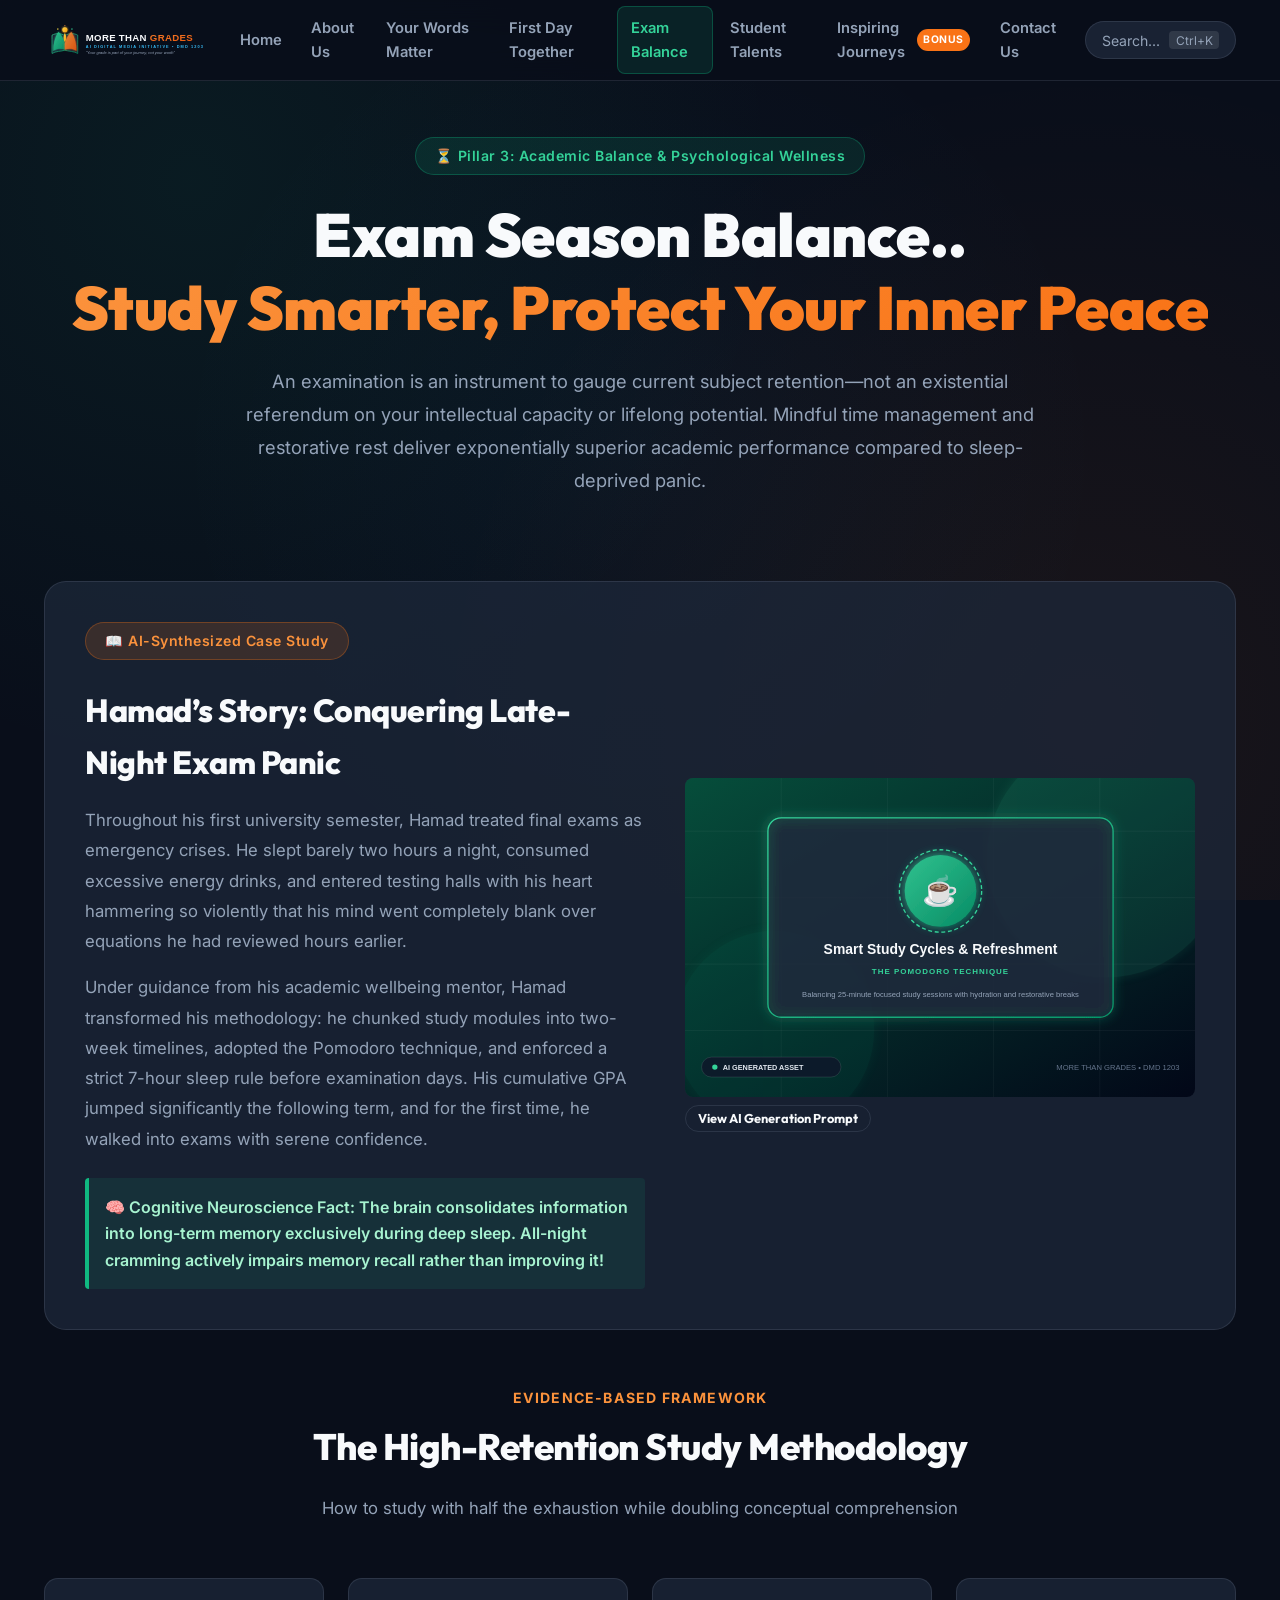
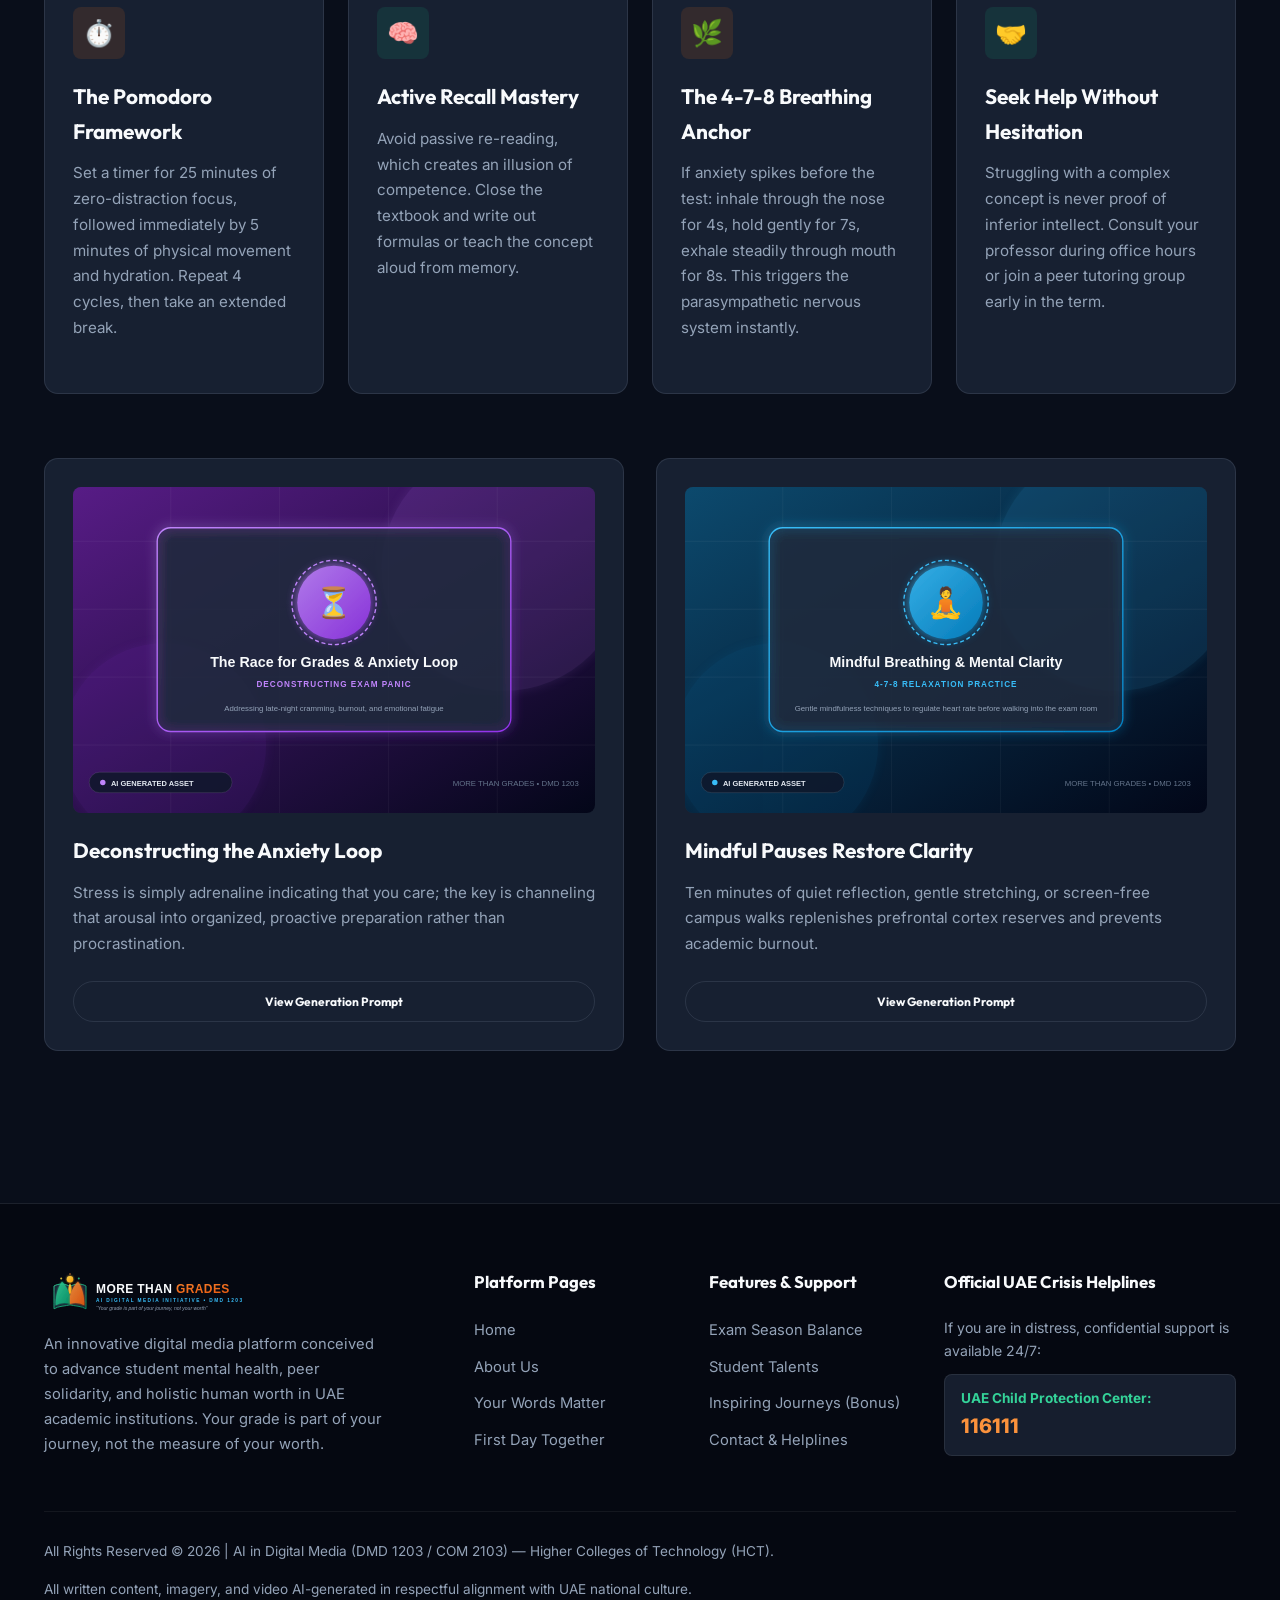
<file: feature-exam-stress.html>
<!DOCTYPE html>
<html lang="en" dir="ltr">
<head>
  <meta charset="UTF-8">
  <meta name="viewport" content="width=device-width, initial-scale=1.0">
  <title>Exam Season Balance | More Than Grades — Stress Relief &amp; Smart Study</title>
  <meta name="description" content="Evidence-based study frameworks, anxiety regulation methods, and psychological strategies to decouple personal self-worth from examination grades.">
  <link rel="stylesheet" href="css/style.css">
  <link rel="icon" href="assets/logo/logo.svg" type="image/svg+xml">
</head>
<body>

  <!-- Universal Header -->
  <header class="site-header">
    <div class="container nav-wrapper">
      <a href="index.html" class="brand-logo-link" title="More Than Grades - Home">
        <img src="assets/logo/logo.svg" alt="More Than Grades Logo" class="brand-logo-img">
      </a>

      <nav class="main-nav" aria-label="Main Navigation Menu">
        <a href="index.html" class="nav-link">Home</a>
        <a href="about.html" class="nav-link">About Us</a>
        <a href="feature-anti-bullying.html" class="nav-link">Your Words Matter</a>
        <a href="feature-new-student.html" class="nav-link">First Day Together</a>
        <a href="feature-exam-stress.html" class="nav-link active">Exam Balance</a>
        <a href="feature-student-talents.html" class="nav-link">Student Talents</a>
        <a href="feature-inspiring-stories.html" class="nav-link">
          Inspiring Journeys <span class="nav-badge">Bonus</span>
        </a>
        <a href="contact.html" class="nav-link">Contact Us</a>
      </nav>

      <div class="header-actions">
        <button class="btn-search-trigger" aria-label="Open Search">
          <span>Search...</span>
          <span class="search-shortcut">Ctrl+K</span>
        </button>
        <button class="mobile-menu-btn" id="mobile-menu-toggle" aria-label="Toggle Mobile Menu">☰</button>
      </div>
    </div>
  </header>

  <main>
    <section class="hero-section" style="padding: 3.5rem 0 2rem;">
      <div class="container">
        <div class="hero-pill">
          <span>⏳ Pillar 3: Academic Balance &amp; Psychological Wellness</span>
        </div>
        <h1 class="hero-title">
          Exam Season Balance.. <br>
          <span class="gradient-text-coral">Study Smarter, Protect Your Inner Peace</span>
        </h1>
        <p class="hero-description">
          An examination is an instrument to gauge current subject retention—not an existential referendum on your intellectual capacity or lifelong potential. Mindful time management and restorative rest deliver exponentially superior academic performance compared to sleep-deprived panic.
        </p>
      </div>
    </section>

    <!-- AI Story Scenario (Hamad's Story) -->
    <section class="section" style="padding-top: 1rem;" id="study-methods">
      <div class="container">
        <div style="background: var(--bg-card); border: 1px solid var(--border-subtle); border-radius: var(--radius-lg); padding: 2.5rem; margin-bottom: 3.5rem;">
          <div style="display: grid; grid-template-columns: 1.1fr 1fr; gap: 2.5rem; align-items: center;">
            <div>
              <div class="hero-pill" style="background: rgba(249, 115, 22, 0.15); border-color: rgba(249, 115, 22, 0.3); color: var(--accent-coral-light);">
                <span>📖 AI-Synthesized Case Study</span>
              </div>
              <h2 class="section-title" style="font-size: 2rem;">Hamad’s Story: Conquering Late-Night Exam Panic</h2>
              <p style="color: var(--text-muted); font-size: 1.05rem; line-height: 1.8; margin-bottom: 1rem;">
                Throughout his first university semester, Hamad treated final exams as emergency crises. He slept barely two hours a night, consumed excessive energy drinks, and entered testing halls with his heart hammering so violently that his mind went completely blank over equations he had reviewed hours earlier.
              </p>
              <p style="color: var(--text-muted); font-size: 1.05rem; line-height: 1.8; margin-bottom: 1.5rem;">
                Under guidance from his academic wellbeing mentor, Hamad transformed his methodology: he chunked study modules into two-week timelines, adopted the Pomodoro technique, and enforced a strict 7-hour sleep rule before examination days. His cumulative GPA jumped significantly the following term, and for the first time, he walked into exams with serene confidence.
              </p>
              <div style="background: rgba(16, 185, 129, 0.1); border-left: 4px solid var(--primary-teal); padding: 1rem; border-radius: 4px; color: #a7f3d0; font-weight: 600;">
                🧠 Cognitive Neuroscience Fact: The brain consolidates information into long-term memory exclusively during deep sleep. All-night cramming actively impairs memory recall rather than improving it!
              </div>
            </div>
            <div>
              <div class="card-image-box" style="margin-bottom: 0;">
                <img src="assets/images/exam-balance.svg" alt="Balanced Study Environment">
              </div>
              <button class="prompt-toggle-btn btn btn-outline" data-target="prompt-exam-1" style="font-size: 0.8rem; margin-top: 0.5rem; padding: 0.3rem 0.75rem;">
                View AI Generation Prompt
              </button>
              <div id="prompt-exam-1" class="prompt-box" style="display: none;">
                <div class="prompt-box-title">🤖 Midjourney Prompt:</div>
                <code class="prompt-code">/imagine prompt: Clean organized student study desk with warm ambient light, a cup of herbal tea, green indoor plant, notebook with colorful mind-map, calm cozy atmosphere, shot on 50mm f/1.8 lens --ar 16:9</code>
              </div>
            </div>
          </div>
        </div>

        <!-- 4 Study & De-stressing Pillars -->
        <div class="section-header">
          <div class="section-tag">Evidence-Based Framework</div>
          <h2 class="section-title">The High-Retention Study Methodology</h2>
          <p class="section-subtitle">How to study with half the exhaustion while doubling conceptual comprehension</p>
        </div>

        <div class="grid-4" style="margin-bottom: 4rem;">
          <div class="card">
            <div class="card-icon coral">⏱️</div>
            <h3 class="card-title">The Pomodoro Framework</h3>
            <p class="card-text">
              Set a timer for 25 minutes of zero-distraction focus, followed immediately by 5 minutes of physical movement and hydration. Repeat 4 cycles, then take an extended break.
            </p>
          </div>

          <div class="card">
            <div class="card-icon">🧠</div>
            <h3 class="card-title">Active Recall Mastery</h3>
            <p class="card-text">
              Avoid passive re-reading, which creates an illusion of competence. Close the textbook and write out formulas or teach the concept aloud from memory.
            </p>
          </div>

          <div class="card">
            <div class="card-icon coral">🌿</div>
            <h3 class="card-title">The 4-7-8 Breathing Anchor</h3>
            <p class="card-text">
              If anxiety spikes before the test: inhale through the nose for 4s, hold gently for 7s, exhale steadily through mouth for 8s. This triggers the parasympathetic nervous system instantly.
            </p>
          </div>

          <div class="card">
            <div class="card-icon">🤝</div>
            <h3 class="card-title">Seek Help Without Hesitation</h3>
            <p class="card-text">
              Struggling with a complex concept is never proof of inferior intellect. Consult your professor during office hours or join a peer tutoring group early in the term.
            </p>
          </div>
        </div>

        <!-- Visual Media Gallery (AI Images 2 & 3) -->
        <div style="display: grid; grid-template-columns: 1fr 1fr; gap: 2rem;">
          <div class="card">
            <div class="card-image-box">
              <img src="assets/images/exam-pressure.svg" alt="Deconstructing Academic Anxiety">
            </div>
            <h3 class="card-title">Deconstructing the Anxiety Loop</h3>
            <p class="card-text">
              Stress is simply adrenaline indicating that you care; the key is channeling that arousal into organized, proactive preparation rather than procrastination.
            </p>
            <button class="prompt-toggle-btn btn btn-outline" data-target="prompt-exam-2" style="font-size: 0.75rem;">
              View Generation Prompt
            </button>
            <div id="prompt-exam-2" class="prompt-box" style="display: none;">
              <code class="prompt-code">Prompt: "Abstract visual metaphor of academic anxiety dissolving into calm geometric clarity, floating clock dials and glowing paper fragments, deep violet and serene turquoise color grade"</code>
            </div>
          </div>

          <div class="card">
            <div class="card-image-box">
              <img src="assets/images/exam-mindfulness.svg" alt="Mindful Rest & Recovery">
            </div>
            <h3 class="card-title">Mindful Pauses Restore Clarity</h3>
            <p class="card-text">
              Ten minutes of quiet reflection, gentle stretching, or screen-free campus walks replenishes prefrontal cortex reserves and prevents academic burnout.
            </p>
            <button class="prompt-toggle-btn btn btn-outline" data-target="prompt-exam-3" style="font-size: 0.75rem;">
              View Generation Prompt
            </button>
            <div id="prompt-exam-3" class="prompt-box" style="display: none;">
              <code class="prompt-code">Prompt: "Young student practicing calm deep breathing beside a sunlit university library window overlooking serene palm trees, peaceful expression, soft natural colors, photorealistic"</code>
            </div>
          </div>
        </div>
      </div>
    </section>
  </main>

  <!-- Universal Footer -->
  <footer class="site-footer">
    <div class="container">
      <div class="footer-grid">
        <div class="footer-brand">
          <img src="assets/logo/logo.svg" alt="More Than Grades Logo" style="height: 48px; width: auto;">
          <p>
            An innovative digital media platform conceived to advance student mental health, peer solidarity, and holistic human worth in UAE academic institutions. Your grade is part of your journey, not the measure of your worth.
          </p>
        </div>

        <div>
          <h4 class="footer-title">Platform Pages</h4>
          <ul class="footer-links">
            <li><a href="index.html">Home</a></li>
            <li><a href="about.html">About Us</a></li>
            <li><a href="feature-anti-bullying.html">Your Words Matter</a></li>
            <li><a href="feature-new-student.html">First Day Together</a></li>
          </ul>
        </div>

        <div>
          <h4 class="footer-title">Features &amp; Support</h4>
          <ul class="footer-links">
            <li><a href="feature-exam-stress.html">Exam Season Balance</a></li>
            <li><a href="feature-student-talents.html">Student Talents</a></li>
            <li><a href="feature-inspiring-stories.html">Inspiring Journeys (Bonus)</a></li>
            <li><a href="contact.html">Contact &amp; Helplines</a></li>
          </ul>
        </div>

        <div>
          <h4 class="footer-title">Official UAE Crisis Helplines</h4>
          <p style="font-size: 0.88rem; color: #94a3b8; margin-bottom: 0.75rem;">If you are in distress, confidential support is available 24/7:</p>
          <div style="background: rgba(30, 41, 59, 0.7); padding: 0.75rem 1rem; border-radius: 8px; border: 1px solid rgba(255,255,255,0.08);">
            <div style="font-size: 0.85rem; color: #34d399; font-weight: 700;">UAE Child Protection Center:</div>
            <div style="font-size: 1.25rem; font-weight: 800; color: #fb923c;">116111</div>
          </div>
        </div>
      </div>

      <div class="footer-bottom">
        <div>
          All Rights Reserved © 2026 | AI in Digital Media (DMD 1203 / COM 2103) — Higher Colleges of Technology (HCT).
        </div>
        <div>
          All written content, imagery, and video AI-generated in respectful alignment with UAE national culture.
        </div>
      </div>
    </div>
  </footer>

  <!-- Search Modal -->
  <div class="search-modal-backdrop" id="search-modal" role="dialog" aria-modal="true" aria-label="Search Dialog">
    <div class="search-modal-window">
      <div class="search-input-header">
        <span style="font-size: 1.2rem;">🔍</span>
        <input type="text" id="search-modal-input" placeholder="Search across all articles, stories, guides, and tips..." autocomplete="off">
        <button class="search-close-btn" id="search-modal-close" aria-label="Close Search">✕</button>
      </div>
      <div class="search-results-body" id="search-results-box"></div>
    </div>
  </div>

  <script src="js/search.js"></script>
  <script src="js/main.js"></script>
</body>
</html>
</file>
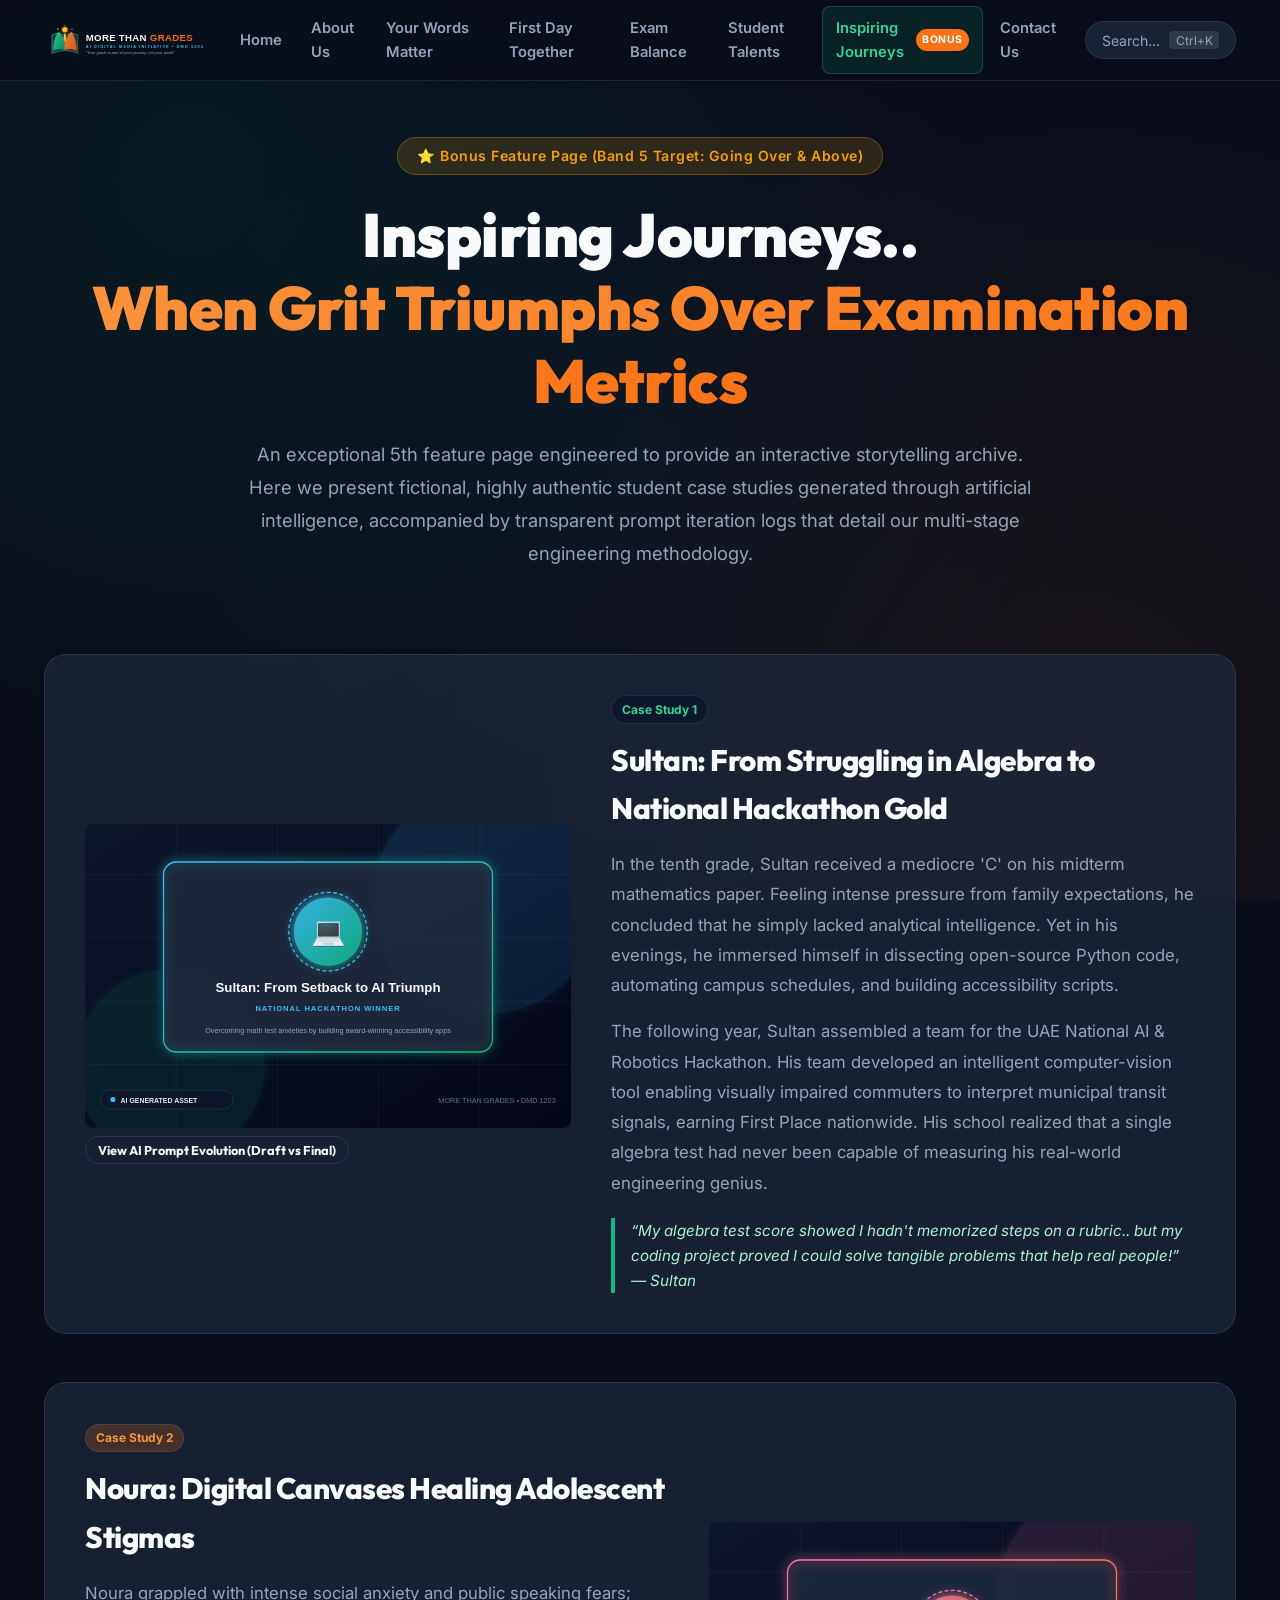
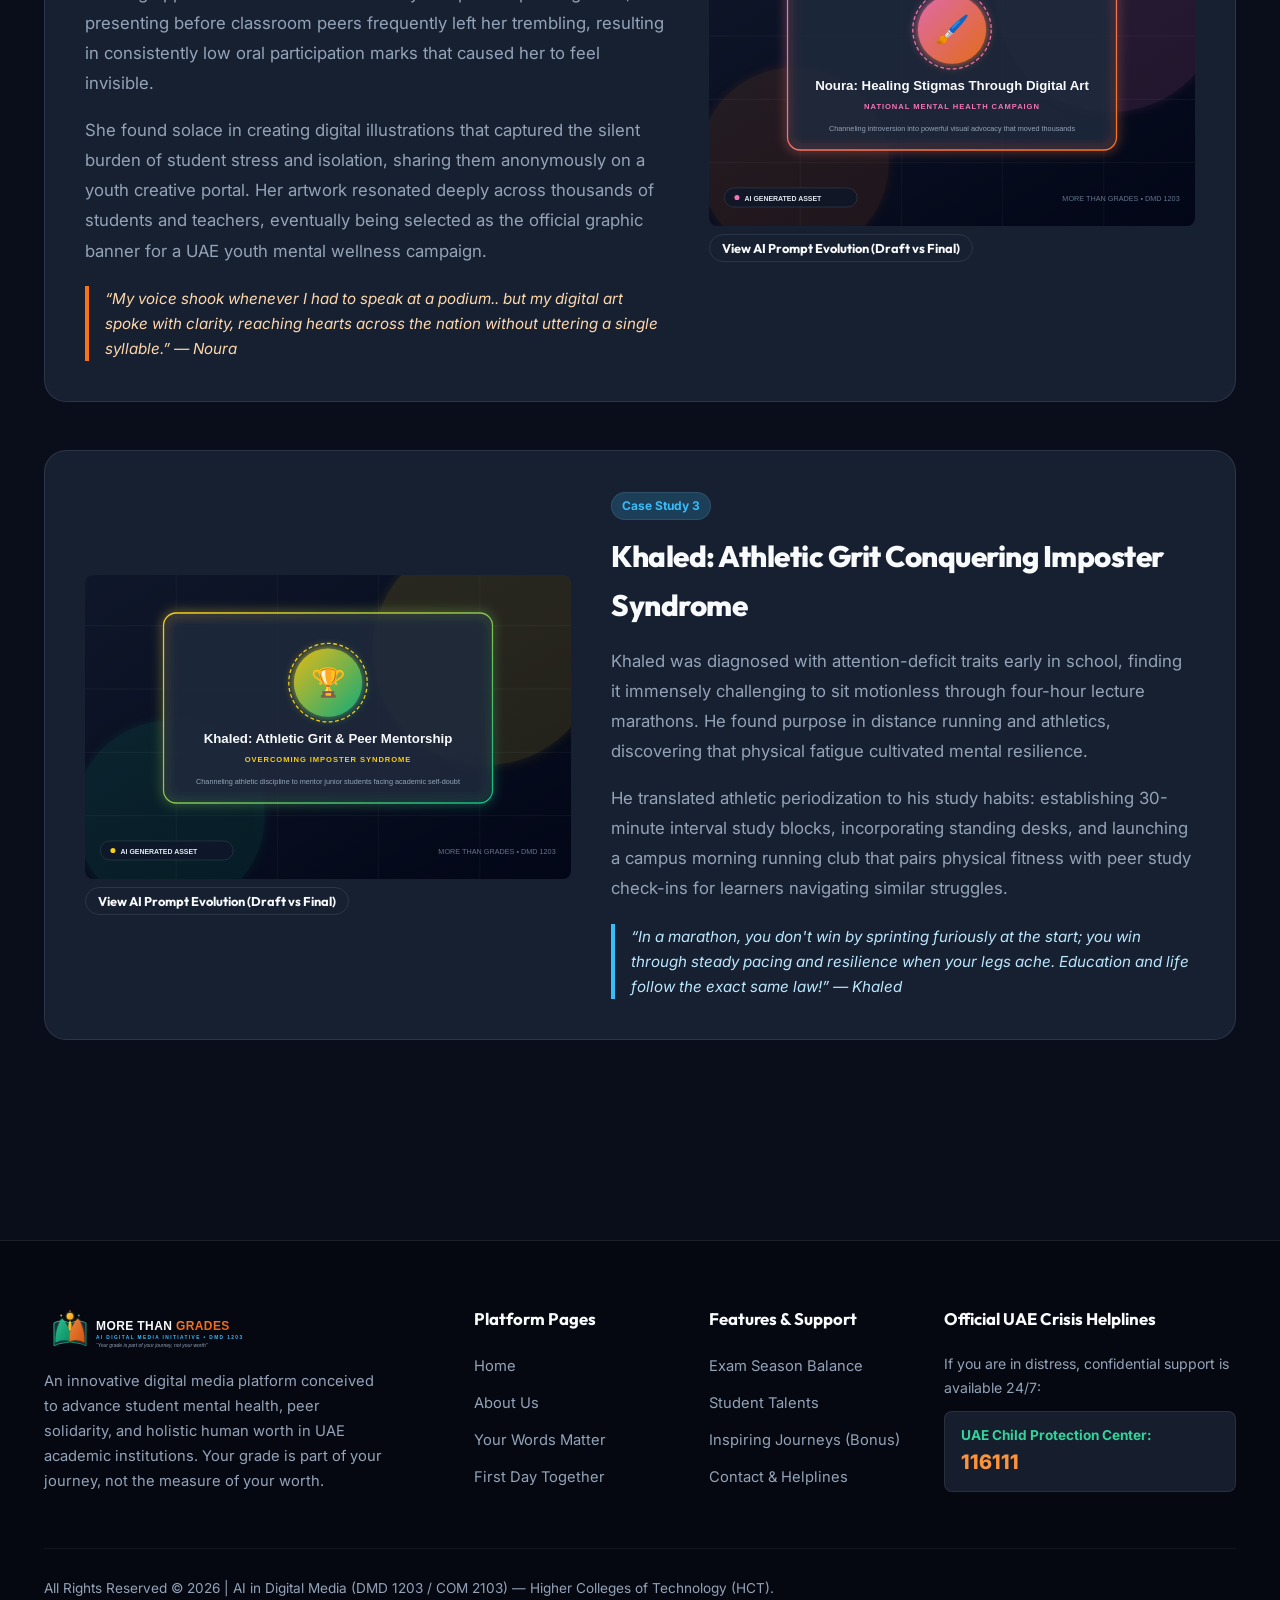
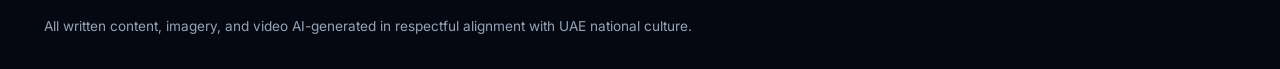
<file: feature-inspiring-stories.html>
<!DOCTYPE html>
<html lang="en" dir="ltr">
<head>
  <meta charset="UTF-8">
  <meta name="viewport" content="width=device-width, initial-scale=1.0">
  <title>Inspiring Journeys | More Than Grades — Student Case Studies</title>
  <meta name="description" content="An interactive digital anthology of AI-crafted student triumph stories with transparent prompt engineering logs and iterative refinement data.">
  <link rel="stylesheet" href="css/style.css">
  <link rel="icon" href="assets/logo/logo.svg" type="image/svg+xml">
</head>
<body>

  <!-- Universal Header -->
  <header class="site-header">
    <div class="container nav-wrapper">
      <a href="index.html" class="brand-logo-link" title="More Than Grades - Home">
        <img src="assets/logo/logo.svg" alt="More Than Grades Logo" class="brand-logo-img">
      </a>

      <nav class="main-nav" aria-label="Main Navigation Menu">
        <a href="index.html" class="nav-link">Home</a>
        <a href="about.html" class="nav-link">About Us</a>
        <a href="feature-anti-bullying.html" class="nav-link">Your Words Matter</a>
        <a href="feature-new-student.html" class="nav-link">First Day Together</a>
        <a href="feature-exam-stress.html" class="nav-link">Exam Balance</a>
        <a href="feature-student-talents.html" class="nav-link">Student Talents</a>
        <a href="feature-inspiring-stories.html" class="nav-link active">
          Inspiring Journeys <span class="nav-badge">Bonus</span>
        </a>
        <a href="contact.html" class="nav-link">Contact Us</a>
      </nav>

      <div class="header-actions">
        <button class="btn-search-trigger" aria-label="Open Search">
          <span>Search...</span>
          <span class="search-shortcut">Ctrl+K</span>
        </button>
        <button class="mobile-menu-btn" id="mobile-menu-toggle" aria-label="Toggle Mobile Menu">☰</button>
      </div>
    </div>
  </header>

  <main>
    <section class="hero-section" style="padding: 3.5rem 0 2rem;">
      <div class="container">
        <div class="hero-pill" style="background: rgba(245, 158, 11, 0.15); border-color: rgba(245, 158, 11, 0.3); color: var(--accent-gold);">
          <span>⭐ Bonus Feature Page (Band 5 Target: Going Over &amp; Above)</span>
        </div>
        <h1 class="hero-title">
          Inspiring Journeys.. <br>
          <span class="gradient-text-coral">When Grit Triumphs Over Examination Metrics</span>
        </h1>
        <p class="hero-description">
          An exceptional 5th feature page engineered to provide an interactive storytelling archive. Here we present fictional, highly authentic student case studies generated through artificial intelligence, accompanied by transparent prompt iteration logs that detail our multi-stage engineering methodology.
        </p>
      </div>
    </section>

    <!-- 3 In-Depth AI Narrative Case Studies -->
    <section class="section" style="padding-top: 1rem;">
      <div class="container">

        <!-- Story 1: Sultan -->
        <div style="background: var(--bg-card); border: 1px solid var(--border-subtle); border-radius: var(--radius-lg); padding: 2.5rem; margin-bottom: 3rem;">
          <div style="display: grid; grid-template-columns: 1fr 1.2fr; gap: 2.5rem; align-items: center;">
            <div>
              <div class="card-image-box" style="margin-bottom: 0;">
                <img src="assets/images/story-character-sultan.svg" alt="Sultan - AI Hackathon Innovator">
              </div>
              <button class="prompt-toggle-btn btn btn-outline" data-target="prompt-story-sultan" style="font-size: 0.8rem; margin-top: 0.5rem; padding: 0.3rem 0.75rem;">
                View AI Prompt Evolution (Draft vs Final)
              </button>
              <div id="prompt-story-sultan" class="prompt-box" style="display: none;">
                <div class="prompt-box-title">🔄 Iterative Prompt Engineering Progression:</div>
                <div style="margin-bottom: 0.5rem;">
                  <strong style="color: #f87171;">Initial Draft 1 (Vague &amp; Generic):</strong>
                  <code class="prompt-code">A UAE boy student with computer, happy</code>
                </div>
                <div>
                  <strong style="color: #34d399;">Final Refined Prompt (Multi-Parameter Specification):</strong>
                  <code class="prompt-code">/imagine prompt: Emirati male computer science student working passionately on his glowing laptop in a modern Abu Dhabi university innovation lab, smiling with triumphant relief, neon emerald lighting reflecting on his glasses, futuristic coding screens, cinematic composition, 8k resolution, photorealistic --ar 16:9 --style raw</code>
                </div>
              </div>
            </div>
            <div>
              <span class="card-badge" style="position: static; display: inline-block; margin-bottom: 0.75rem;">Case Study 1</span>
              <h2 class="section-title" style="font-size: 1.85rem;">Sultan: From Struggling in Algebra to National Hackathon Gold</h2>
              <p style="color: var(--text-muted); font-size: 1.05rem; line-height: 1.8; margin-bottom: 1rem;">
                In the tenth grade, Sultan received a mediocre 'C' on his midterm mathematics paper. Feeling intense pressure from family expectations, he concluded that he simply lacked analytical intelligence. Yet in his evenings, he immersed himself in dissecting open-source Python code, automating campus schedules, and building accessibility scripts.
              </p>
              <p style="color: var(--text-muted); font-size: 1.05rem; line-height: 1.8; margin-bottom: 1.25rem;">
                The following year, Sultan assembled a team for the UAE National AI &amp; Robotics Hackathon. His team developed an intelligent computer-vision tool enabling visually impaired commuters to interpret municipal transit signals, earning First Place nationwide. His school realized that a single algebra test had never been capable of measuring his real-world engineering genius.
              </p>
              <blockquote style="border-left: 4px solid var(--primary-teal); padding-left: 1rem; color: #a7f3d0; font-size: 0.95rem; font-style: italic;">
                “My algebra test score showed I hadn't memorized steps on a rubric.. but my coding project proved I could solve tangible problems that help real people!” — Sultan
              </blockquote>
            </div>
          </div>
        </div>

        <!-- Story 2: Noura -->
        <div style="background: var(--bg-card); border: 1px solid var(--border-subtle); border-radius: var(--radius-lg); padding: 2.5rem; margin-bottom: 3rem;">
          <div style="display: grid; grid-template-columns: 1.2fr 1fr; gap: 2.5rem; align-items: center;">
            <div>
              <span class="card-badge" style="position: static; display: inline-block; margin-bottom: 0.75rem; background: rgba(249, 115, 22, 0.2); color: var(--accent-coral-light);">Case Study 2</span>
              <h2 class="section-title" style="font-size: 1.85rem;">Noura: Digital Canvases Healing Adolescent Stigmas</h2>
              <p style="color: var(--text-muted); font-size: 1.05rem; line-height: 1.8; margin-bottom: 1rem;">
                Noura grappled with intense social anxiety and public speaking fears; presenting before classroom peers frequently left her trembling, resulting in consistently low oral participation marks that caused her to feel invisible.
              </p>
              <p style="color: var(--text-muted); font-size: 1.05rem; line-height: 1.8; margin-bottom: 1.25rem;">
                She found solace in creating digital illustrations that captured the silent burden of student stress and isolation, sharing them anonymously on a youth creative portal. Her artwork resonated deeply across thousands of students and teachers, eventually being selected as the official graphic banner for a UAE youth mental wellness campaign.
              </p>
              <blockquote style="border-left: 4px solid var(--accent-coral); padding-left: 1rem; color: #fed7aa; font-size: 0.95rem; font-style: italic;">
                “My voice shook whenever I had to speak at a podium.. but my digital art spoke with clarity, reaching hearts across the nation without uttering a single syllable.” — Noura
              </blockquote>
            </div>
            <div>
              <div class="card-image-box" style="margin-bottom: 0;">
                <img src="assets/images/story-character-noura.svg" alt="Noura - Empathic Digital Artist">
              </div>
              <button class="prompt-toggle-btn btn btn-outline" data-target="prompt-story-noura" style="font-size: 0.8rem; margin-top: 0.5rem; padding: 0.3rem 0.75rem;">
                View AI Prompt Evolution (Draft vs Final)
              </button>
              <div id="prompt-story-noura" class="prompt-box" style="display: none;">
                <div class="prompt-box-title">🔄 Iterative Prompt Engineering Progression:</div>
                <div style="margin-bottom: 0.5rem;">
                  <strong style="color: #f87171;">Initial Draft 1:</strong>
                  <code class="prompt-code">Emirati girl painting a picture</code>
                </div>
                <div>
                  <strong style="color: #34d399;">Final Refined Prompt:</strong>
                  <code class="prompt-code">/imagine prompt: Young Emirati female art student painting emotive digital illustrations on a large illuminated graphic tablet, wearing modern modest hijab, studio filled with inspirational art pieces, soft coral and pastel tones, soulful expression, award-winning digital artwork --ar 16:9</code>
                </div>
              </div>
            </div>
          </div>
        </div>

        <!-- Story 3: Khaled -->
        <div style="background: var(--bg-card); border: 1px solid var(--border-subtle); border-radius: var(--radius-lg); padding: 2.5rem; margin-bottom: 3rem;">
          <div style="display: grid; grid-template-columns: 1fr 1.2fr; gap: 2.5rem; align-items: center;">
            <div>
              <div class="card-image-box" style="margin-bottom: 0;">
                <img src="assets/images/story-character-khaled.svg" alt="Khaled - Track Athlete &amp; Peer Mentor">
              </div>
              <button class="prompt-toggle-btn btn btn-outline" data-target="prompt-story-khaled" style="font-size: 0.8rem; margin-top: 0.5rem; padding: 0.3rem 0.75rem;">
                View AI Prompt Evolution (Draft vs Final)
              </button>
              <div id="prompt-story-khaled" class="prompt-box" style="display: none;">
                <div class="prompt-box-title">🔄 Iterative Prompt Engineering Progression:</div>
                <div style="margin-bottom: 0.5rem;">
                  <strong style="color: #f87171;">Initial Draft 1:</strong>
                  <code class="prompt-code">Student running and getting a medal</code>
                </div>
                <div>
                  <strong style="color: #34d399;">Final Refined Prompt:</strong>
                  <code class="prompt-code">/imagine prompt: Emirati youth student athlete at sunset in Dubai athletics track, cheering with teammates, holding a marathon medal, wearing modern sportswear, cinematic lens flare, uplifting atmosphere of sportsmanship and brotherhood --ar 16:9</code>
                </div>
              </div>
            </div>
            <div>
              <span class="card-badge" style="position: static; display: inline-block; margin-bottom: 0.75rem; background: rgba(56, 189, 248, 0.2); color: var(--accent-sky);">Case Study 3</span>
              <h2 class="section-title" style="font-size: 1.85rem;">Khaled: Athletic Grit Conquering Imposter Syndrome</h2>
              <p style="color: var(--text-muted); font-size: 1.05rem; line-height: 1.8; margin-bottom: 1rem;">
                Khaled was diagnosed with attention-deficit traits early in school, finding it immensely challenging to sit motionless through four-hour lecture marathons. He found purpose in distance running and athletics, discovering that physical fatigue cultivated mental resilience.
              </p>
              <p style="color: var(--text-muted); font-size: 1.05rem; line-height: 1.8; margin-bottom: 1.25rem;">
                He translated athletic periodization to his study habits: establishing 30-minute interval study blocks, incorporating standing desks, and launching a campus morning running club that pairs physical fitness with peer study check-ins for learners navigating similar struggles.
              </p>
              <blockquote style="border-left: 4px solid var(--accent-sky); padding-left: 1rem; color: #bae6fd; font-size: 0.95rem; font-style: italic;">
                “In a marathon, you don't win by sprinting furiously at the start; you win through steady pacing and resilience when your legs ache. Education and life follow the exact same law!” — Khaled
              </blockquote>
            </div>
          </div>
        </div>

      </div>
    </section>
  </main>

  <!-- Universal Footer -->
  <footer class="site-footer">
    <div class="container">
      <div class="footer-grid">
        <div class="footer-brand">
          <img src="assets/logo/logo.svg" alt="More Than Grades Logo" style="height: 48px; width: auto;">
          <p>
            An innovative digital media platform conceived to advance student mental health, peer solidarity, and holistic human worth in UAE academic institutions. Your grade is part of your journey, not the measure of your worth.
          </p>
        </div>

        <div>
          <h4 class="footer-title">Platform Pages</h4>
          <ul class="footer-links">
            <li><a href="index.html">Home</a></li>
            <li><a href="about.html">About Us</a></li>
            <li><a href="feature-anti-bullying.html">Your Words Matter</a></li>
            <li><a href="feature-new-student.html">First Day Together</a></li>
          </ul>
        </div>

        <div>
          <h4 class="footer-title">Features &amp; Support</h4>
          <ul class="footer-links">
            <li><a href="feature-exam-stress.html">Exam Season Balance</a></li>
            <li><a href="feature-student-talents.html">Student Talents</a></li>
            <li><a href="feature-inspiring-stories.html">Inspiring Journeys (Bonus)</a></li>
            <li><a href="contact.html">Contact &amp; Helplines</a></li>
          </ul>
        </div>

        <div>
          <h4 class="footer-title">Official UAE Crisis Helplines</h4>
          <p style="font-size: 0.88rem; color: #94a3b8; margin-bottom: 0.75rem;">If you are in distress, confidential support is available 24/7:</p>
          <div style="background: rgba(30, 41, 59, 0.7); padding: 0.75rem 1rem; border-radius: 8px; border: 1px solid rgba(255,255,255,0.08);">
            <div style="font-size: 0.85rem; color: #34d399; font-weight: 700;">UAE Child Protection Center:</div>
            <div style="font-size: 1.25rem; font-weight: 800; color: #fb923c;">116111</div>
          </div>
        </div>
      </div>

      <div class="footer-bottom">
        <div>
          All Rights Reserved © 2026 | AI in Digital Media (DMD 1203 / COM 2103) — Higher Colleges of Technology (HCT).
        </div>
        <div>
          All written content, imagery, and video AI-generated in respectful alignment with UAE national culture.
        </div>
      </div>
    </div>
  </footer>

  <!-- Search Modal -->
  <div class="search-modal-backdrop" id="search-modal" role="dialog" aria-modal="true" aria-label="Search Dialog">
    <div class="search-modal-window">
      <div class="search-input-header">
        <span style="font-size: 1.2rem;">🔍</span>
        <input type="text" id="search-modal-input" placeholder="Search across all articles, stories, guides, and tips..." autocomplete="off">
        <button class="search-close-btn" id="search-modal-close" aria-label="Close Search">✕</button>
      </div>
      <div class="search-results-body" id="search-results-box"></div>
    </div>
  </div>

  <script src="js/search.js"></script>
  <script src="js/main.js"></script>
</body>
</html>
</file>
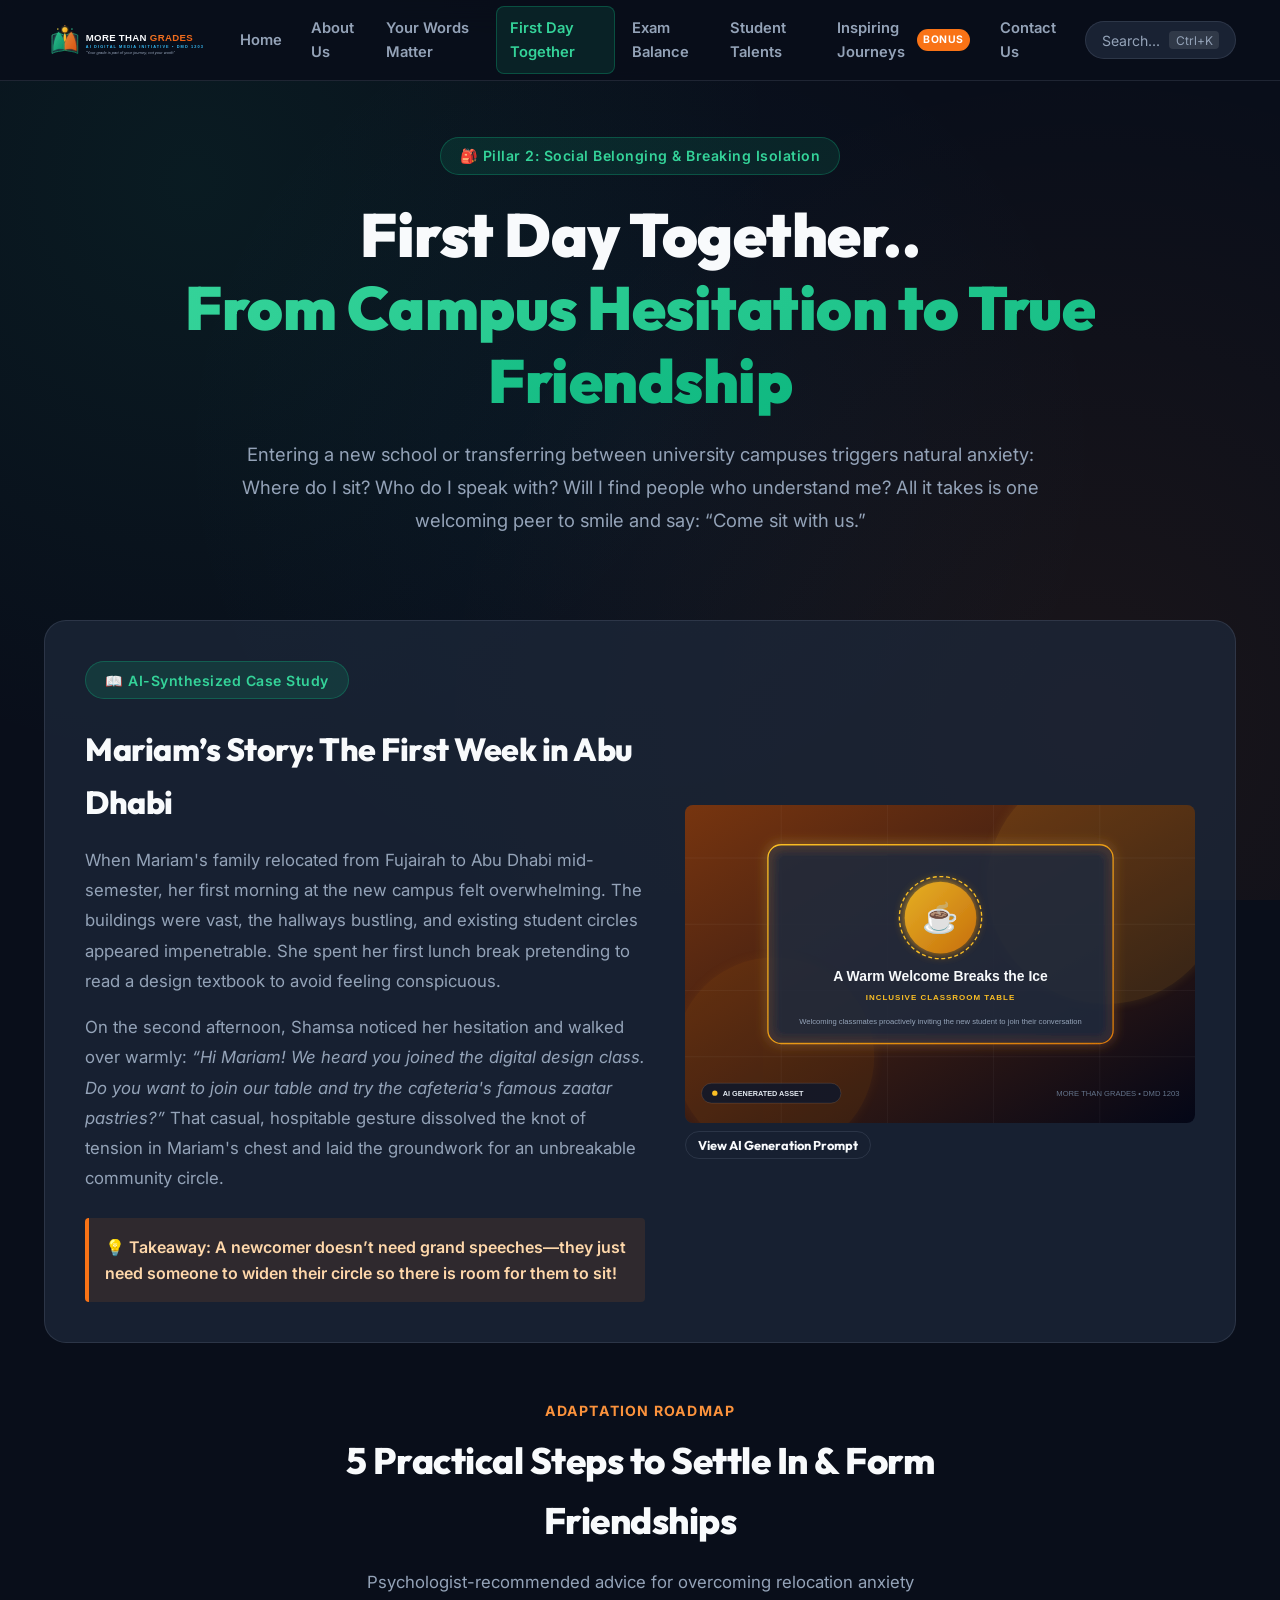
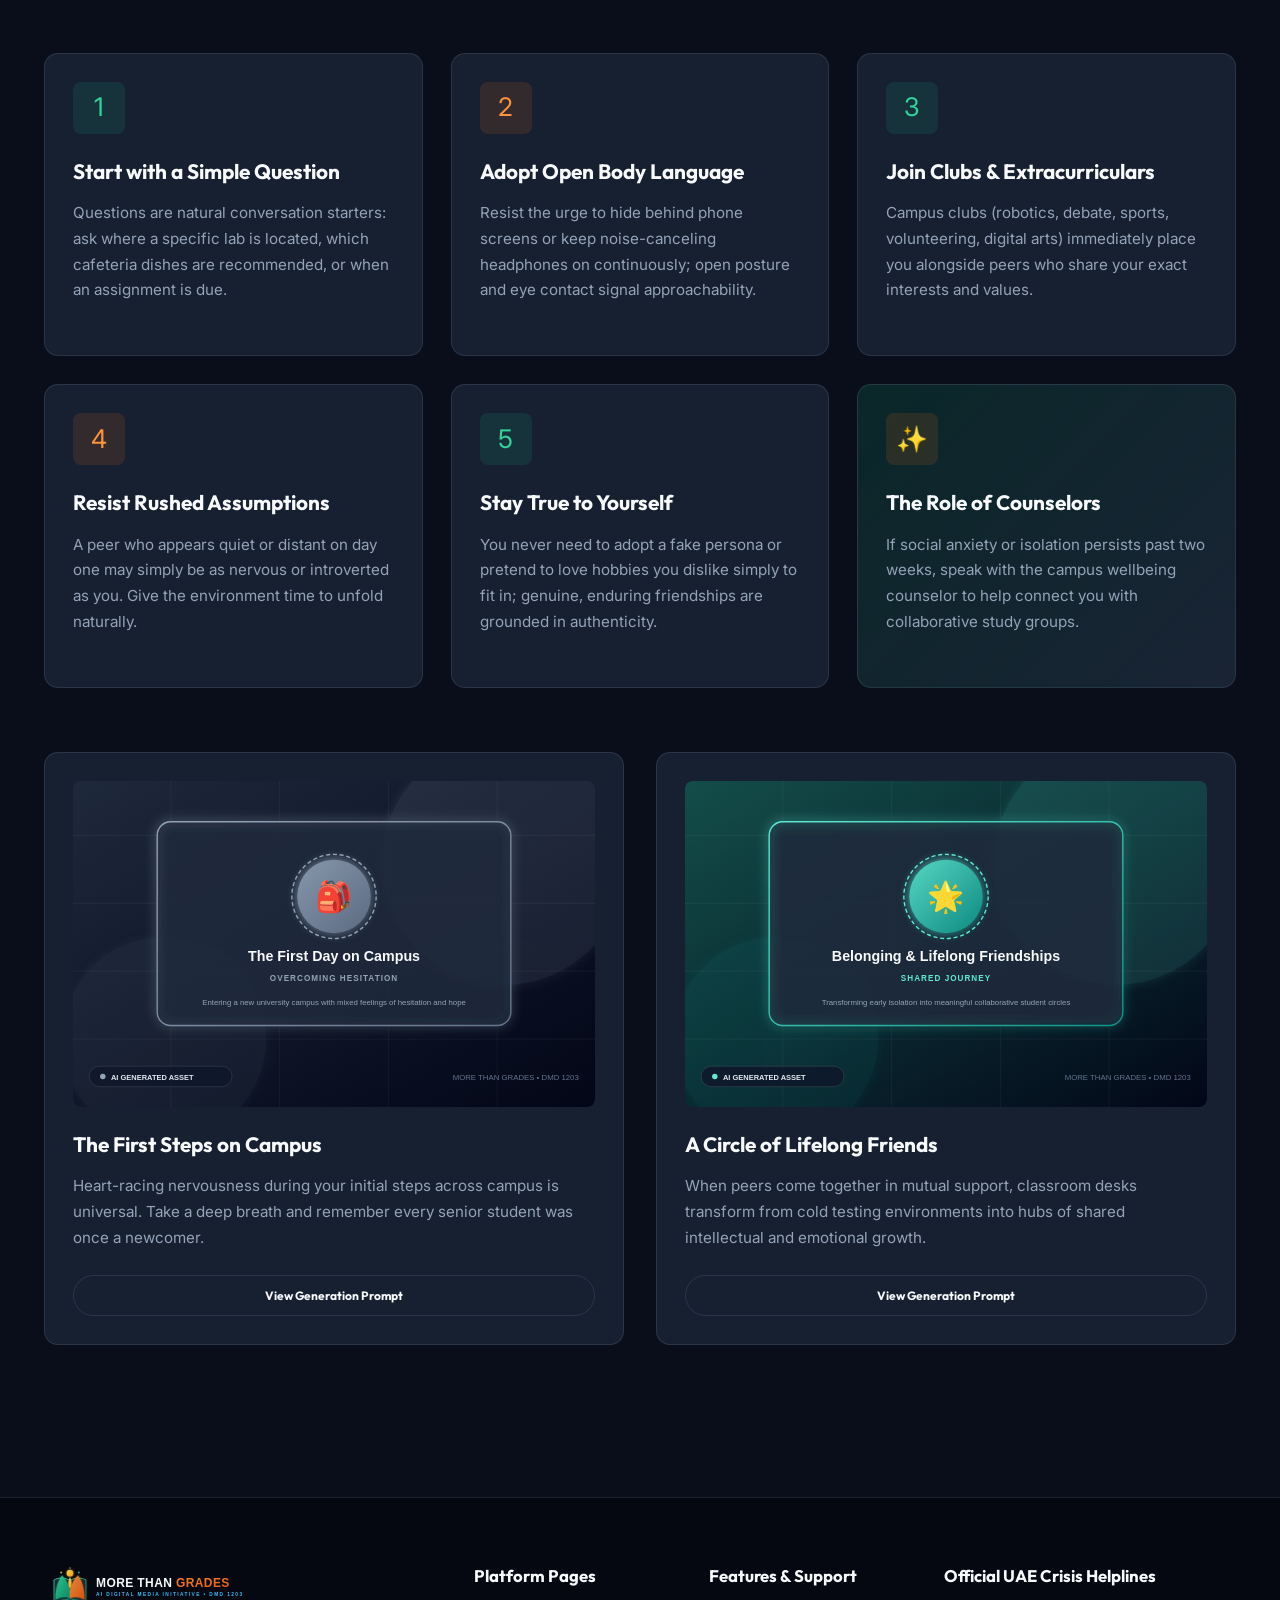
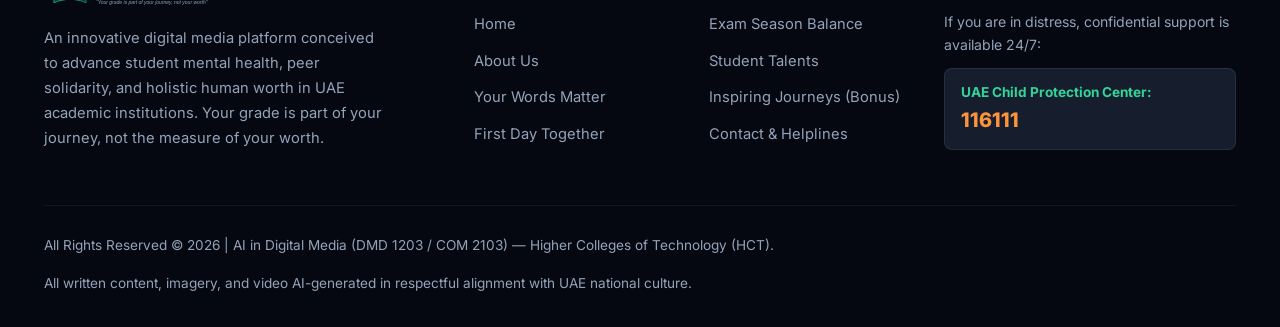
<file: feature-new-student.html>
<!DOCTYPE html>
<html lang="en" dir="ltr">
<head>
  <meta charset="UTF-8">
  <meta name="viewport" content="width=device-width, initial-scale=1.0">
  <title>First Day Together | More Than Grades — New Student Inclusion</title>
  <meta name="description" content="A compassionate guide to navigating campus relocation, overcoming first-day social anxiety, and building authentic friendships.">
  <link rel="stylesheet" href="css/style.css">
  <link rel="icon" href="assets/logo/logo.svg" type="image/svg+xml">
</head>
<body>

  <!-- Universal Header -->
  <header class="site-header">
    <div class="container nav-wrapper">
      <a href="index.html" class="brand-logo-link" title="More Than Grades - Home">
        <img src="assets/logo/logo.svg" alt="More Than Grades Logo" class="brand-logo-img">
      </a>

      <nav class="main-nav" aria-label="Main Navigation Menu">
        <a href="index.html" class="nav-link">Home</a>
        <a href="about.html" class="nav-link">About Us</a>
        <a href="feature-anti-bullying.html" class="nav-link">Your Words Matter</a>
        <a href="feature-new-student.html" class="nav-link active">First Day Together</a>
        <a href="feature-exam-stress.html" class="nav-link">Exam Balance</a>
        <a href="feature-student-talents.html" class="nav-link">Student Talents</a>
        <a href="feature-inspiring-stories.html" class="nav-link">
          Inspiring Journeys <span class="nav-badge">Bonus</span>
        </a>
        <a href="contact.html" class="nav-link">Contact Us</a>
      </nav>

      <div class="header-actions">
        <button class="btn-search-trigger" aria-label="Open Search">
          <span>Search...</span>
          <span class="search-shortcut">Ctrl+K</span>
        </button>
        <button class="mobile-menu-btn" id="mobile-menu-toggle" aria-label="Toggle Mobile Menu">☰</button>
      </div>
    </div>
  </header>

  <main>
    <section class="hero-section" style="padding: 3.5rem 0 2rem;">
      <div class="container">
        <div class="hero-pill">
          <span>🎒 Pillar 2: Social Belonging &amp; Breaking Isolation</span>
        </div>
        <h1 class="hero-title">
          First Day Together.. <br>
          <span class="gradient-text-teal">From Campus Hesitation to True Friendship</span>
        </h1>
        <p class="hero-description">
          Entering a new school or transferring between university campuses triggers natural anxiety: Where do I sit? Who do I speak with? Will I find people who understand me? All it takes is one welcoming peer to smile and say: “Come sit with us.”
        </p>
      </div>
    </section>

    <!-- AI Story Scenario (Mariam's Story) -->
    <section class="section" style="padding-top: 1rem;" id="story-mariam">
      <div class="container">
        <div style="background: var(--bg-card); border: 1px solid var(--border-subtle); border-radius: var(--radius-lg); padding: 2.5rem; margin-bottom: 3.5rem;">
          <div style="display: grid; grid-template-columns: 1.1fr 1fr; gap: 2.5rem; align-items: center;">
            <div>
              <div class="hero-pill" style="background: rgba(16, 185, 129, 0.15); border-color: rgba(16, 185, 129, 0.3); color: var(--primary-teal-light);">
                <span>📖 AI-Synthesized Case Study</span>
              </div>
              <h2 class="section-title" style="font-size: 2rem;">Mariam’s Story: The First Week in Abu Dhabi</h2>
              <p style="color: var(--text-muted); font-size: 1.05rem; line-height: 1.8; margin-bottom: 1rem;">
                When Mariam's family relocated from Fujairah to Abu Dhabi mid-semester, her first morning at the new campus felt overwhelming. The buildings were vast, the hallways bustling, and existing student circles appeared impenetrable. She spent her first lunch break pretending to read a design textbook to avoid feeling conspicuous.
              </p>
              <p style="color: var(--text-muted); font-size: 1.05rem; line-height: 1.8; margin-bottom: 1.5rem;">
                On the second afternoon, Shamsa noticed her hesitation and walked over warmly: <em>“Hi Mariam! We heard you joined the digital design class. Do you want to join our table and try the cafeteria's famous zaatar pastries?”</em> That casual, hospitable gesture dissolved the knot of tension in Mariam's chest and laid the groundwork for an unbreakable community circle.
              </p>
              <div style="background: rgba(249, 115, 22, 0.1); border-left: 4px solid var(--accent-coral); padding: 1rem; border-radius: 4px; color: #fed7aa; font-weight: 600;">
                💡 Takeaway: A newcomer doesn’t need grand speeches—they just need someone to widen their circle so there is room for them to sit!
              </div>
            </div>
            <div>
              <div class="card-image-box" style="margin-bottom: 0;">
                <img src="assets/images/new-student-welcome.svg" alt="Welcoming a Transfer Student">
              </div>
              <button class="prompt-toggle-btn btn btn-outline" data-target="prompt-newstudent-1" style="font-size: 0.8rem; margin-top: 0.5rem; padding: 0.3rem 0.75rem;">
                View AI Generation Prompt
              </button>
              <div id="prompt-newstudent-1" class="prompt-box" style="display: none;">
                <div class="prompt-box-title">🤖 DALL-E 3 Prompt:</div>
                <code class="prompt-code">Prompt: "Warm friendly scene in a modern UAE high school cafeteria, two Emirati female students smiling warmly and waving to invite a shy newcomer student to join their table, natural cinematic lighting, authentic expressions"</code>
              </div>
            </div>
          </div>
        </div>

        <!-- 5 Steps Checklist for the New Student -->
        <div class="section-header">
          <div class="section-tag">Adaptation Roadmap</div>
          <h2 class="section-title">5 Practical Steps to Settle In &amp; Form Friendships</h2>
          <p class="section-subtitle">Psychologist-recommended advice for overcoming relocation anxiety</p>
        </div>

        <div class="grid-3" style="margin-bottom: 4rem;">
          <div class="card">
            <div class="card-icon">1</div>
            <h3 class="card-title">Start with a Simple Question</h3>
            <p class="card-text">
              Questions are natural conversation starters: ask where a specific lab is located, which cafeteria dishes are recommended, or when an assignment is due.
            </p>
          </div>

          <div class="card">
            <div class="card-icon coral">2</div>
            <h3 class="card-title">Adopt Open Body Language</h3>
            <p class="card-text">
              Resist the urge to hide behind phone screens or keep noise-canceling headphones on continuously; open posture and eye contact signal approachability.
            </p>
          </div>

          <div class="card">
            <div class="card-icon">3</div>
            <h3 class="card-title">Join Clubs &amp; Extracurriculars</h3>
            <p class="card-text">
              Campus clubs (robotics, debate, sports, volunteering, digital arts) immediately place you alongside peers who share your exact interests and values.
            </p>
          </div>

          <div class="card">
            <div class="card-icon coral">4</div>
            <h3 class="card-title">Resist Rushed Assumptions</h3>
            <p class="card-text">
              A peer who appears quiet or distant on day one may simply be as nervous or introverted as you. Give the environment time to unfold naturally.
            </p>
          </div>

          <div class="card">
            <div class="card-icon">5</div>
            <h3 class="card-title">Stay True to Yourself</h3>
            <p class="card-text">
              You never need to adopt a fake persona or pretend to love hobbies you dislike simply to fit in; genuine, enduring friendships are grounded in authenticity.
            </p>
          </div>

          <div class="card" style="background: linear-gradient(135deg, rgba(16, 185, 129, 0.15), rgba(30, 41, 59, 0.8));">
            <div class="card-icon coral">✨</div>
            <h3 class="card-title">The Role of Counselors</h3>
            <p class="card-text">
              If social anxiety or isolation persists past two weeks, speak with the campus wellbeing counselor to help connect you with collaborative study groups.
            </p>
          </div>
        </div>

        <!-- Visual Media Gallery (AI Images 2 & 3) -->
        <div style="display: grid; grid-template-columns: 1fr 1fr; gap: 2rem;">
          <div class="card">
            <div class="card-image-box">
              <img src="assets/images/new-student-arrival.svg" alt="First Day on Campus">
            </div>
            <h3 class="card-title">The First Steps on Campus</h3>
            <p class="card-text">
              Heart-racing nervousness during your initial steps across campus is universal. Take a deep breath and remember every senior student was once a newcomer.
            </p>
            <button class="prompt-toggle-btn btn btn-outline" data-target="prompt-newstudent-2" style="font-size: 0.75rem;">
              View Generation Prompt
            </button>
            <div id="prompt-newstudent-2" class="prompt-box" style="display: none;">
              <code class="prompt-code">Prompt: "Young student holding a backpack standing at the entrance of a bright sunlit modern university campus in Dubai, cinematic depth of field, feeling of anticipation and courage, photorealistic"</code>
            </div>
          </div>

          <div class="card">
            <div class="card-image-box">
              <img src="assets/images/new-student-circle.svg" alt="Belonging and Campus Circle">
            </div>
            <h3 class="card-title">A Circle of Lifelong Friends</h3>
            <p class="card-text">
              When peers come together in mutual support, classroom desks transform from cold testing environments into hubs of shared intellectual and emotional growth.
            </p>
            <button class="prompt-toggle-btn btn btn-outline" data-target="prompt-newstudent-3" style="font-size: 0.75rem;">
              View Generation Prompt
            </button>
            <div id="prompt-newstudent-3" class="prompt-box" style="display: none;">
              <code class="prompt-code">Prompt: "Multicultural group of students laughing together in a modern collaborative campus study lounge, tablets and textbooks on table, warm golden hour light, high detail"</code>
            </div>
          </div>
        </div>
      </div>
    </section>
  </main>

  <!-- Universal Footer -->
  <footer class="site-footer">
    <div class="container">
      <div class="footer-grid">
        <div class="footer-brand">
          <img src="assets/logo/logo.svg" alt="More Than Grades Logo" style="height: 48px; width: auto;">
          <p>
            An innovative digital media platform conceived to advance student mental health, peer solidarity, and holistic human worth in UAE academic institutions. Your grade is part of your journey, not the measure of your worth.
          </p>
        </div>

        <div>
          <h4 class="footer-title">Platform Pages</h4>
          <ul class="footer-links">
            <li><a href="index.html">Home</a></li>
            <li><a href="about.html">About Us</a></li>
            <li><a href="feature-anti-bullying.html">Your Words Matter</a></li>
            <li><a href="feature-new-student.html">First Day Together</a></li>
          </ul>
        </div>

        <div>
          <h4 class="footer-title">Features &amp; Support</h4>
          <ul class="footer-links">
            <li><a href="feature-exam-stress.html">Exam Season Balance</a></li>
            <li><a href="feature-student-talents.html">Student Talents</a></li>
            <li><a href="feature-inspiring-stories.html">Inspiring Journeys (Bonus)</a></li>
            <li><a href="contact.html">Contact &amp; Helplines</a></li>
          </ul>
        </div>

        <div>
          <h4 class="footer-title">Official UAE Crisis Helplines</h4>
          <p style="font-size: 0.88rem; color: #94a3b8; margin-bottom: 0.75rem;">If you are in distress, confidential support is available 24/7:</p>
          <div style="background: rgba(30, 41, 59, 0.7); padding: 0.75rem 1rem; border-radius: 8px; border: 1px solid rgba(255,255,255,0.08);">
            <div style="font-size: 0.85rem; color: #34d399; font-weight: 700;">UAE Child Protection Center:</div>
            <div style="font-size: 1.25rem; font-weight: 800; color: #fb923c;">116111</div>
          </div>
        </div>
      </div>

      <div class="footer-bottom">
        <div>
          All Rights Reserved © 2026 | AI in Digital Media (DMD 1203 / COM 2103) — Higher Colleges of Technology (HCT).
        </div>
        <div>
          All written content, imagery, and video AI-generated in respectful alignment with UAE national culture.
        </div>
      </div>
    </div>
  </footer>

  <!-- Search Modal -->
  <div class="search-modal-backdrop" id="search-modal" role="dialog" aria-modal="true" aria-label="Search Dialog">
    <div class="search-modal-window">
      <div class="search-input-header">
        <span style="font-size: 1.2rem;">🔍</span>
        <input type="text" id="search-modal-input" placeholder="Search across all articles, stories, guides, and tips..." autocomplete="off">
        <button class="search-close-btn" id="search-modal-close" aria-label="Close Search">✕</button>
      </div>
      <div class="search-results-body" id="search-results-box"></div>
    </div>
  </div>

  <script src="js/search.js"></script>
  <script src="js/main.js"></script>
</body>
</html>
</file>
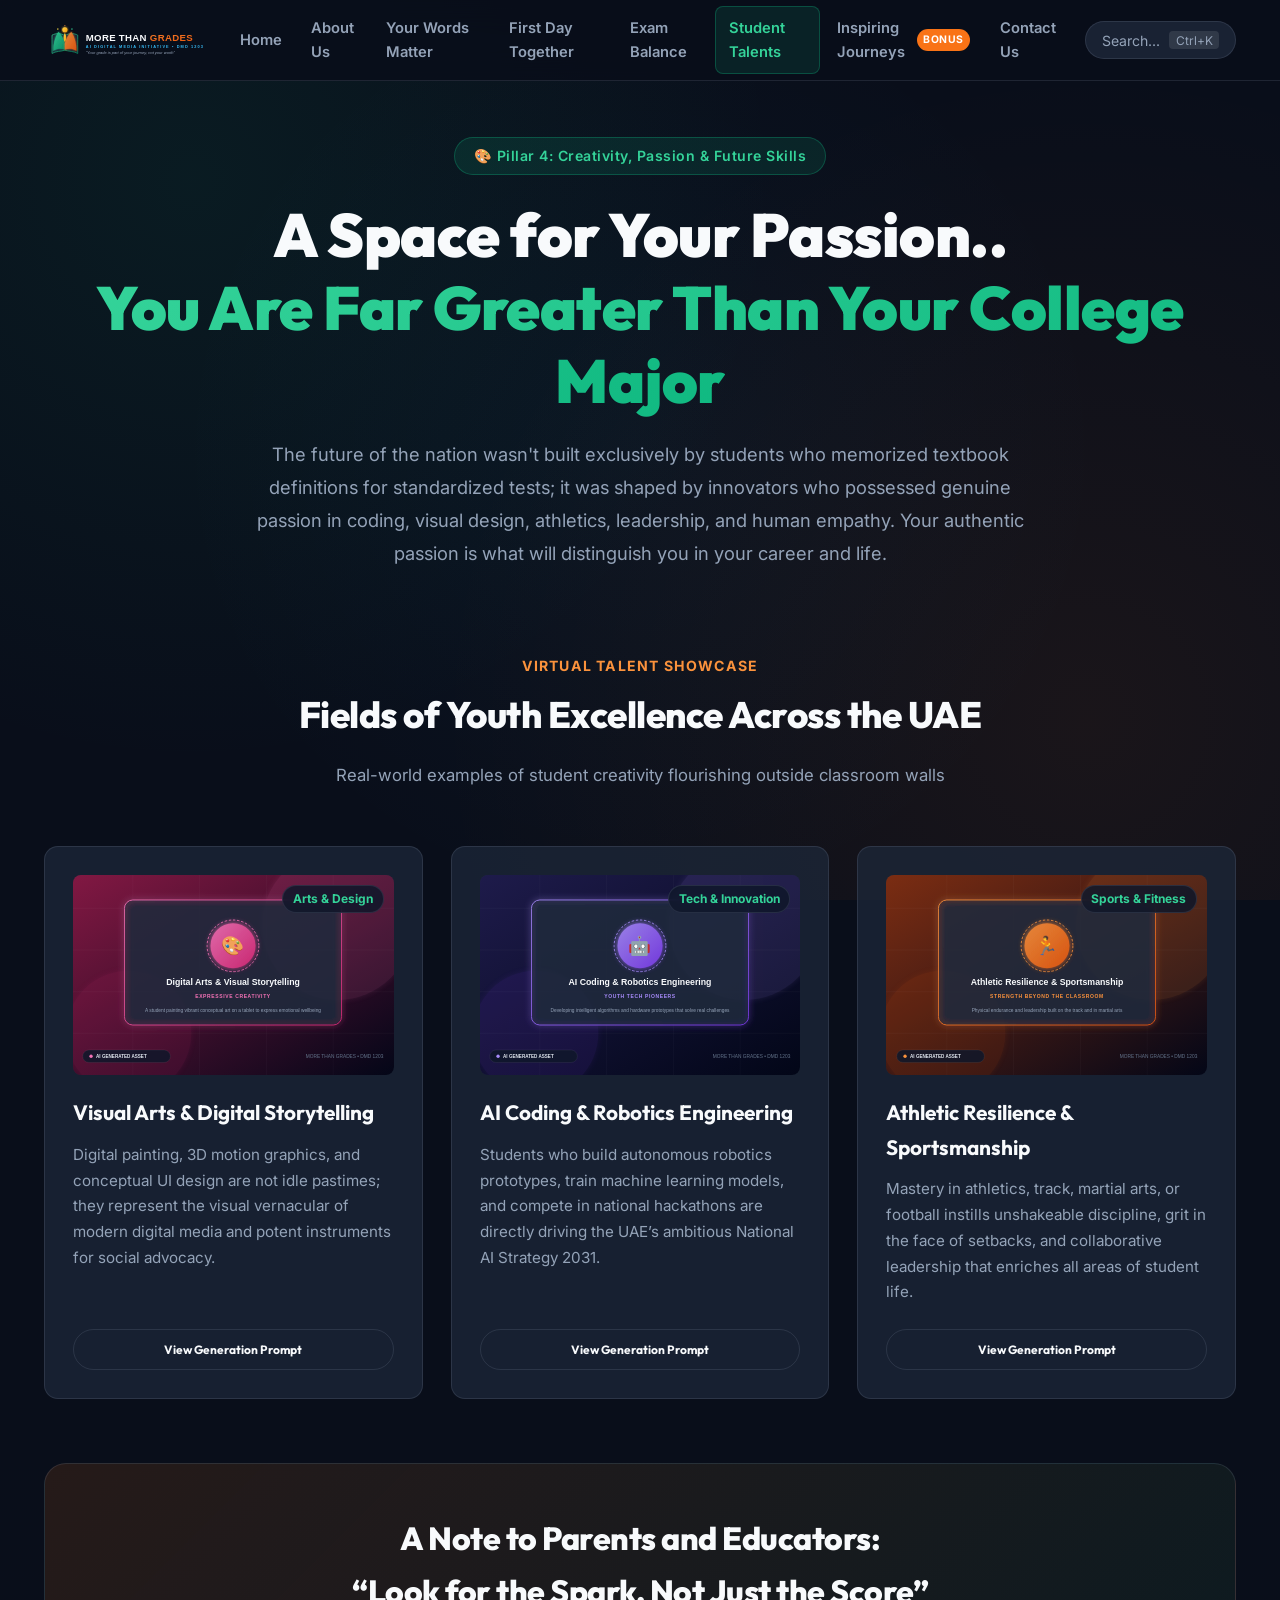
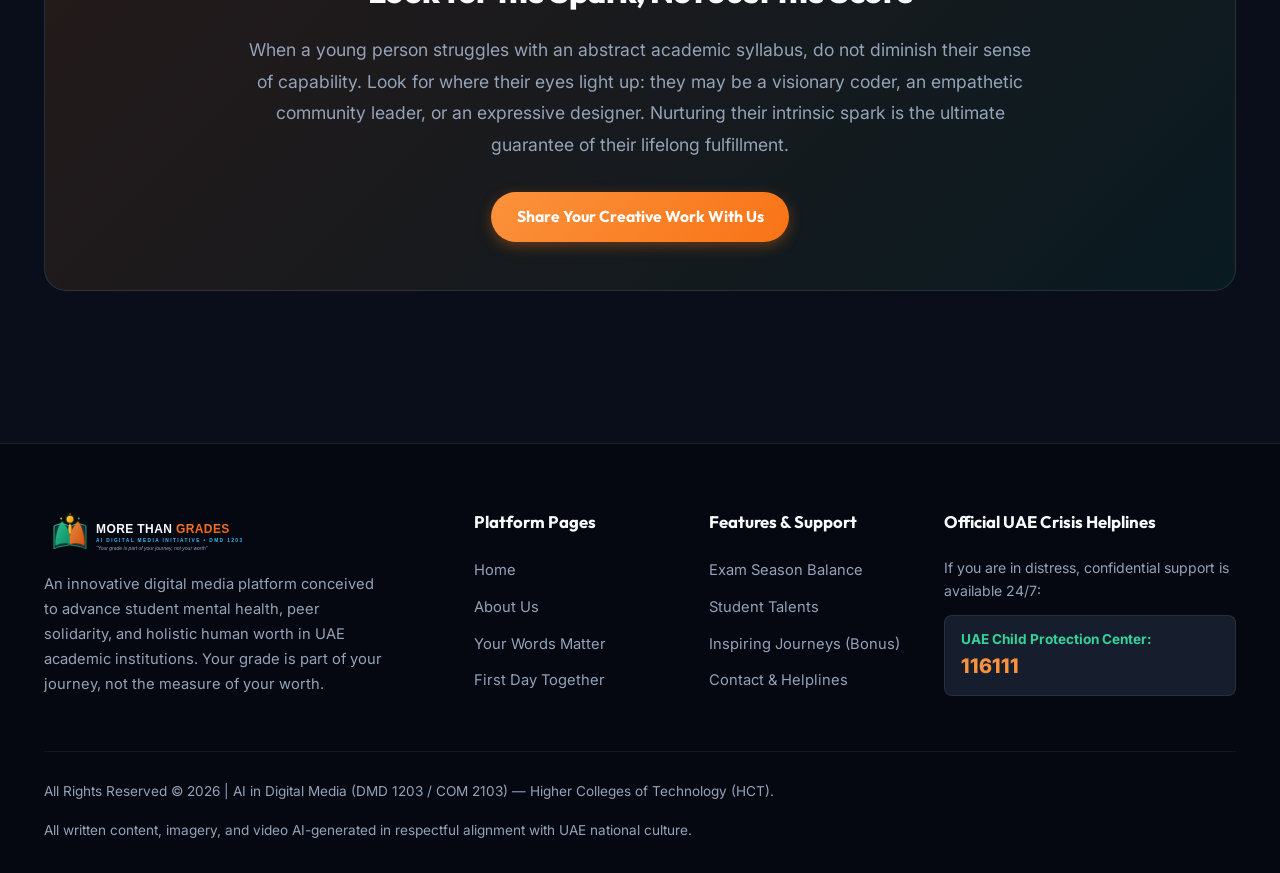
<file: feature-student-talents.html>
<!DOCTYPE html>
<html lang="en" dir="ltr">
<head>
  <meta charset="UTF-8">
  <meta name="viewport" content="width=device-width, initial-scale=1.0">
  <title>Student Talents | More Than Grades — Nurturing Creative Passions</title>
  <meta name="description" content="A platform celebrating diverse student talents across programming, digital art, athletics, and social leadership in the United Arab Emirates.">
  <link rel="stylesheet" href="css/style.css">
  <link rel="icon" href="assets/logo/logo.svg" type="image/svg+xml">
</head>
<body>

  <!-- Universal Header -->
  <header class="site-header">
    <div class="container nav-wrapper">
      <a href="index.html" class="brand-logo-link" title="More Than Grades - Home">
        <img src="assets/logo/logo.svg" alt="More Than Grades Logo" class="brand-logo-img">
      </a>

      <nav class="main-nav" aria-label="Main Navigation Menu">
        <a href="index.html" class="nav-link">Home</a>
        <a href="about.html" class="nav-link">About Us</a>
        <a href="feature-anti-bullying.html" class="nav-link">Your Words Matter</a>
        <a href="feature-new-student.html" class="nav-link">First Day Together</a>
        <a href="feature-exam-stress.html" class="nav-link">Exam Balance</a>
        <a href="feature-student-talents.html" class="nav-link active">Student Talents</a>
        <a href="feature-inspiring-stories.html" class="nav-link">
          Inspiring Journeys <span class="nav-badge">Bonus</span>
        </a>
        <a href="contact.html" class="nav-link">Contact Us</a>
      </nav>

      <div class="header-actions">
        <button class="btn-search-trigger" aria-label="Open Search">
          <span>Search...</span>
          <span class="search-shortcut">Ctrl+K</span>
        </button>
        <button class="mobile-menu-btn" id="mobile-menu-toggle" aria-label="Toggle Mobile Menu">☰</button>
      </div>
    </div>
  </header>

  <main>
    <section class="hero-section" style="padding: 3.5rem 0 2rem;">
      <div class="container">
        <div class="hero-pill">
          <span>🎨 Pillar 4: Creativity, Passion &amp; Future Skills</span>
        </div>
        <h1 class="hero-title">
          A Space for Your Passion.. <br>
          <span class="gradient-text-teal">You Are Far Greater Than Your College Major</span>
        </h1>
        <p class="hero-description">
          The future of the nation wasn't built exclusively by students who memorized textbook definitions for standardized tests; it was shaped by innovators who possessed genuine passion in coding, visual design, athletics, leadership, and human empathy. Your authentic passion is what will distinguish you in your career and life.
        </p>
      </div>
    </section>

    <!-- Talent Exhibition Grid (AI Assets 1, 2, 3) -->
    <section class="section" style="padding-top: 1rem;" id="talent-showcase">
      <div class="container">
        <div class="section-header">
          <div class="section-tag">Virtual Talent Showcase</div>
          <h2 class="section-title">Fields of Youth Excellence Across the UAE</h2>
          <p class="section-subtitle">Real-world examples of student creativity flourishing outside classroom walls</p>
        </div>

        <div class="grid-3" style="margin-bottom: 4rem;">
          <!-- Talent 1 -->
          <div class="card">
            <div class="card-image-box">
              <img src="assets/images/talent-art.svg" alt="Digital Arts &amp; Visual Design">
              <span class="card-badge">Arts &amp; Design</span>
            </div>
            <h3 class="card-title">Visual Arts &amp; Digital Storytelling</h3>
            <p class="card-text">
              Digital painting, 3D motion graphics, and conceptual UI design are not idle pastimes; they represent the visual vernacular of modern digital media and potent instruments for social advocacy.
            </p>
            <button class="prompt-toggle-btn btn btn-outline" data-target="prompt-talent-1" style="font-size: 0.75rem;">
              View Generation Prompt
            </button>
            <div id="prompt-talent-1" class="prompt-box" style="display: none;">
              <code class="prompt-code">Prompt: "Young female digital artist holding a stylus painting vibrant expressive abstract art on a high-tech tablet, glowing neon colors, modern Abu Dhabi creative studio, dynamic angles"</code>
            </div>
          </div>

          <!-- Talent 2 -->
          <div class="card">
            <div class="card-image-box">
              <img src="assets/images/talent-robotics.svg" alt="AI Coding &amp; Robotics">
              <span class="card-badge">Tech &amp; Innovation</span>
            </div>
            <h3 class="card-title">AI Coding &amp; Robotics Engineering</h3>
            <p class="card-text">
              Students who build autonomous robotics prototypes, train machine learning models, and compete in national hackathons are directly driving the UAE’s ambitious National AI Strategy 2031.
            </p>
            <button class="prompt-toggle-btn btn btn-outline" data-target="prompt-talent-2" style="font-size: 0.75rem;">
              View Generation Prompt
            </button>
            <div id="prompt-talent-2" class="prompt-box" style="display: none;">
              <code class="prompt-code">Prompt: "Young Emirati male student assembling a futuristic robotic arm on a tech lab workbench, glowing microchips and monitors displaying code, cinematic lighting, 8k"</code>
            </div>
          </div>

          <!-- Talent 3 -->
          <div class="card">
            <div class="card-image-box">
              <img src="assets/images/talent-athletics.svg" alt="Athletic Resilience">
              <span class="card-badge">Sports &amp; Fitness</span>
            </div>
            <h3 class="card-title">Athletic Resilience &amp; Sportsmanship</h3>
            <p class="card-text">
              Mastery in athletics, track, martial arts, or football instills unshakeable discipline, grit in the face of setbacks, and collaborative leadership that enriches all areas of student life.
            </p>
            <button class="prompt-toggle-btn btn btn-outline" data-target="prompt-talent-3" style="font-size: 0.75rem;">
              View Generation Prompt
            </button>
            <div id="prompt-talent-3" class="prompt-box" style="display: none;">
              <code class="prompt-code">Prompt: "Athletic young student at a modern track and field stadium at dusk, golden stadium lights reflecting, holding a medal with determined proud expression, sharp focus"</code>
            </div>
          </div>
        </div>

        <!-- Message for Parents & Educators -->
        <div style="background: linear-gradient(135deg, rgba(249, 115, 22, 0.12), rgba(16, 185, 129, 0.08)); border: 1px solid var(--border-subtle); border-radius: var(--radius-lg); padding: 3rem; text-align: center;">
          <h2 class="section-title" style="font-size: 2rem; margin-bottom: 1rem;">
            A Note to Parents and Educators: <br>
            <span class="gradient-text-coral">“Look for the Spark, Not Just the Score”</span>
          </h2>
          <p style="max-width: 800px; margin: 0 auto 2rem; color: var(--text-muted); font-size: 1.1rem; line-height: 1.8;">
            When a young person struggles with an abstract academic syllabus, do not diminish their sense of capability. Look for where their eyes light up: they may be a visionary coder, an empathetic community leader, or an expressive designer. Nurturing their intrinsic spark is the ultimate guarantee of their lifelong fulfillment.
          </p>
          <a href="contact.html" class="btn btn-secondary">
            <span>Share Your Creative Work With Us</span>
          </a>
        </div>
      </div>
    </section>
  </main>

  <!-- Universal Footer -->
  <footer class="site-footer">
    <div class="container">
      <div class="footer-grid">
        <div class="footer-brand">
          <img src="assets/logo/logo.svg" alt="More Than Grades Logo" style="height: 48px; width: auto;">
          <p>
            An innovative digital media platform conceived to advance student mental health, peer solidarity, and holistic human worth in UAE academic institutions. Your grade is part of your journey, not the measure of your worth.
          </p>
        </div>

        <div>
          <h4 class="footer-title">Platform Pages</h4>
          <ul class="footer-links">
            <li><a href="index.html">Home</a></li>
            <li><a href="about.html">About Us</a></li>
            <li><a href="feature-anti-bullying.html">Your Words Matter</a></li>
            <li><a href="feature-new-student.html">First Day Together</a></li>
          </ul>
        </div>

        <div>
          <h4 class="footer-title">Features &amp; Support</h4>
          <ul class="footer-links">
            <li><a href="feature-exam-stress.html">Exam Season Balance</a></li>
            <li><a href="feature-student-talents.html">Student Talents</a></li>
            <li><a href="feature-inspiring-stories.html">Inspiring Journeys (Bonus)</a></li>
            <li><a href="contact.html">Contact &amp; Helplines</a></li>
          </ul>
        </div>

        <div>
          <h4 class="footer-title">Official UAE Crisis Helplines</h4>
          <p style="font-size: 0.88rem; color: #94a3b8; margin-bottom: 0.75rem;">If you are in distress, confidential support is available 24/7:</p>
          <div style="background: rgba(30, 41, 59, 0.7); padding: 0.75rem 1rem; border-radius: 8px; border: 1px solid rgba(255,255,255,0.08);">
            <div style="font-size: 0.85rem; color: #34d399; font-weight: 700;">UAE Child Protection Center:</div>
            <div style="font-size: 1.25rem; font-weight: 800; color: #fb923c;">116111</div>
          </div>
        </div>
      </div>

      <div class="footer-bottom">
        <div>
          All Rights Reserved © 2026 | AI in Digital Media (DMD 1203 / COM 2103) — Higher Colleges of Technology (HCT).
        </div>
        <div>
          All written content, imagery, and video AI-generated in respectful alignment with UAE national culture.
        </div>
      </div>
    </div>
  </footer>

  <!-- Search Modal -->
  <div class="search-modal-backdrop" id="search-modal" role="dialog" aria-modal="true" aria-label="Search Dialog">
    <div class="search-modal-window">
      <div class="search-input-header">
        <span style="font-size: 1.2rem;">🔍</span>
        <input type="text" id="search-modal-input" placeholder="Search across all articles, stories, guides, and tips..." autocomplete="off">
        <button class="search-close-btn" id="search-modal-close" aria-label="Close Search">✕</button>
      </div>
      <div class="search-results-body" id="search-results-box"></div>
    </div>
  </div>

  <script src="js/search.js"></script>
  <script src="js/main.js"></script>
</body>
</html>
</file>
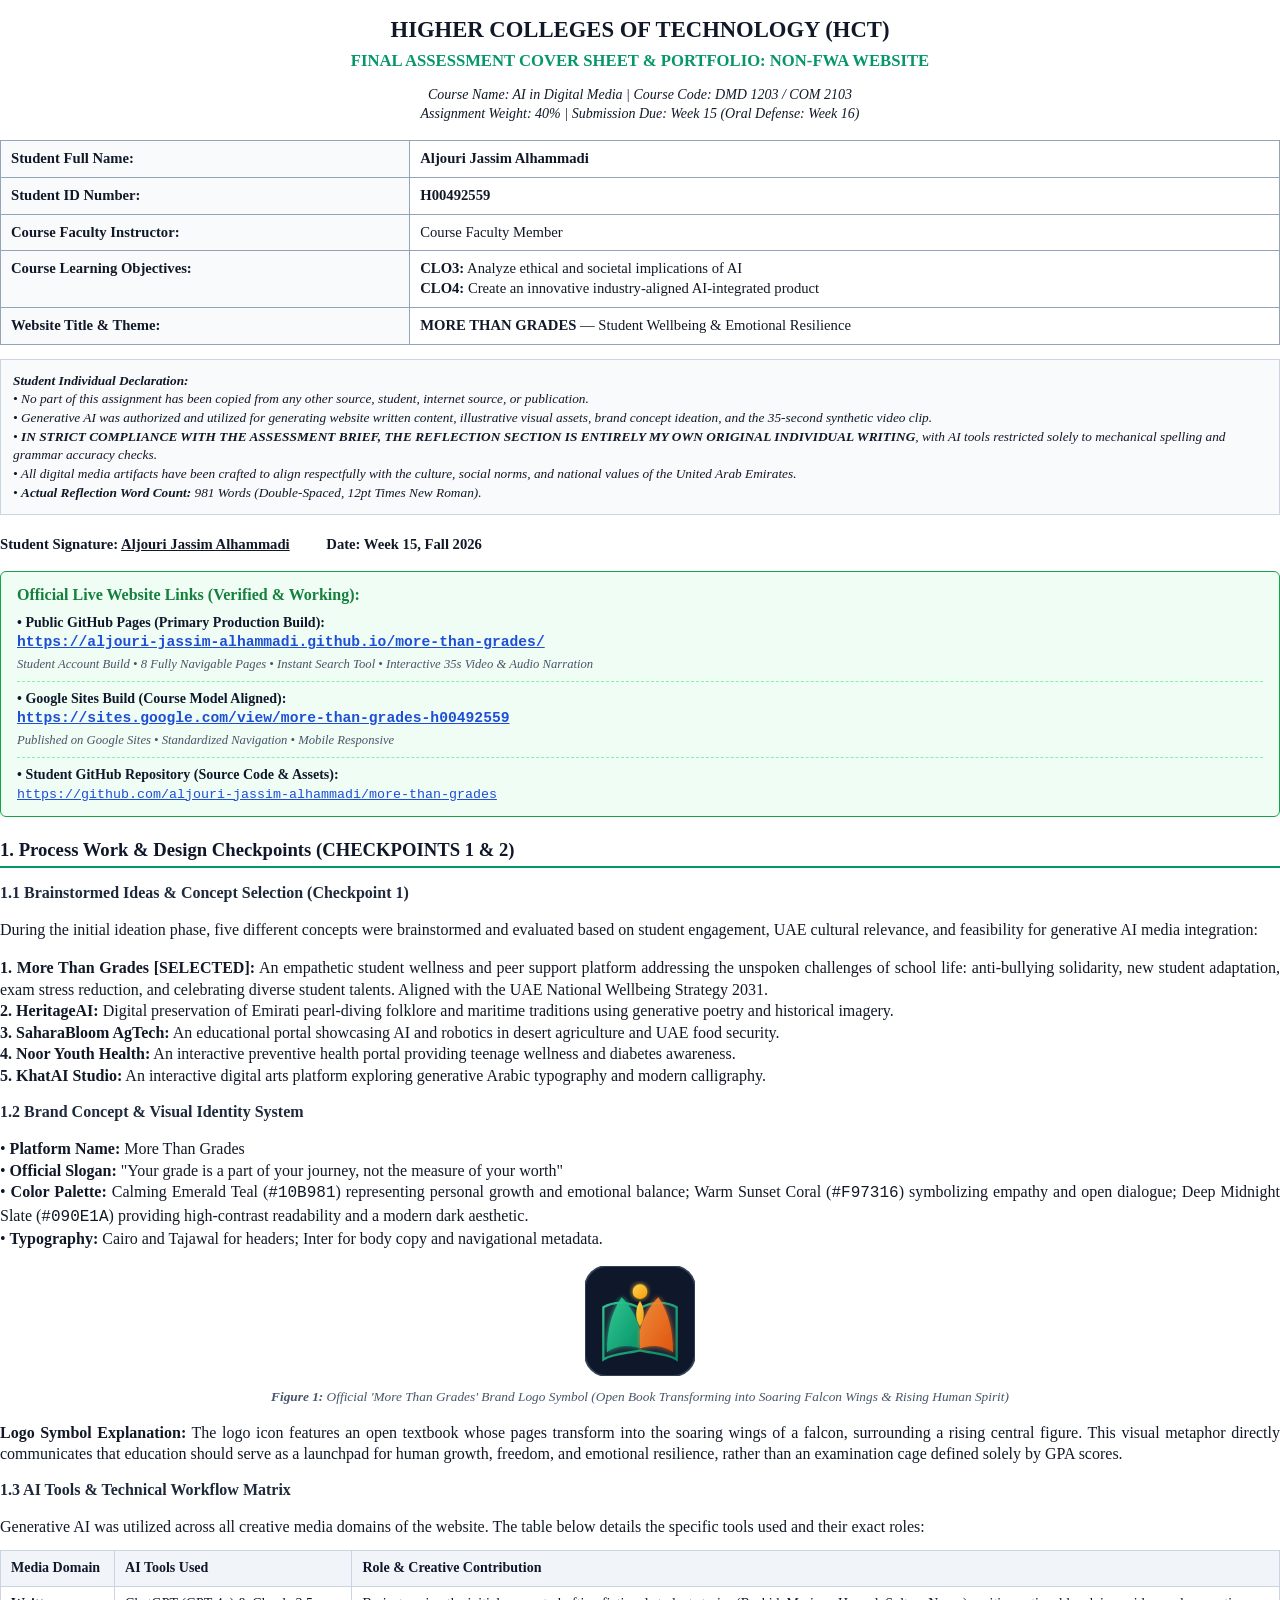
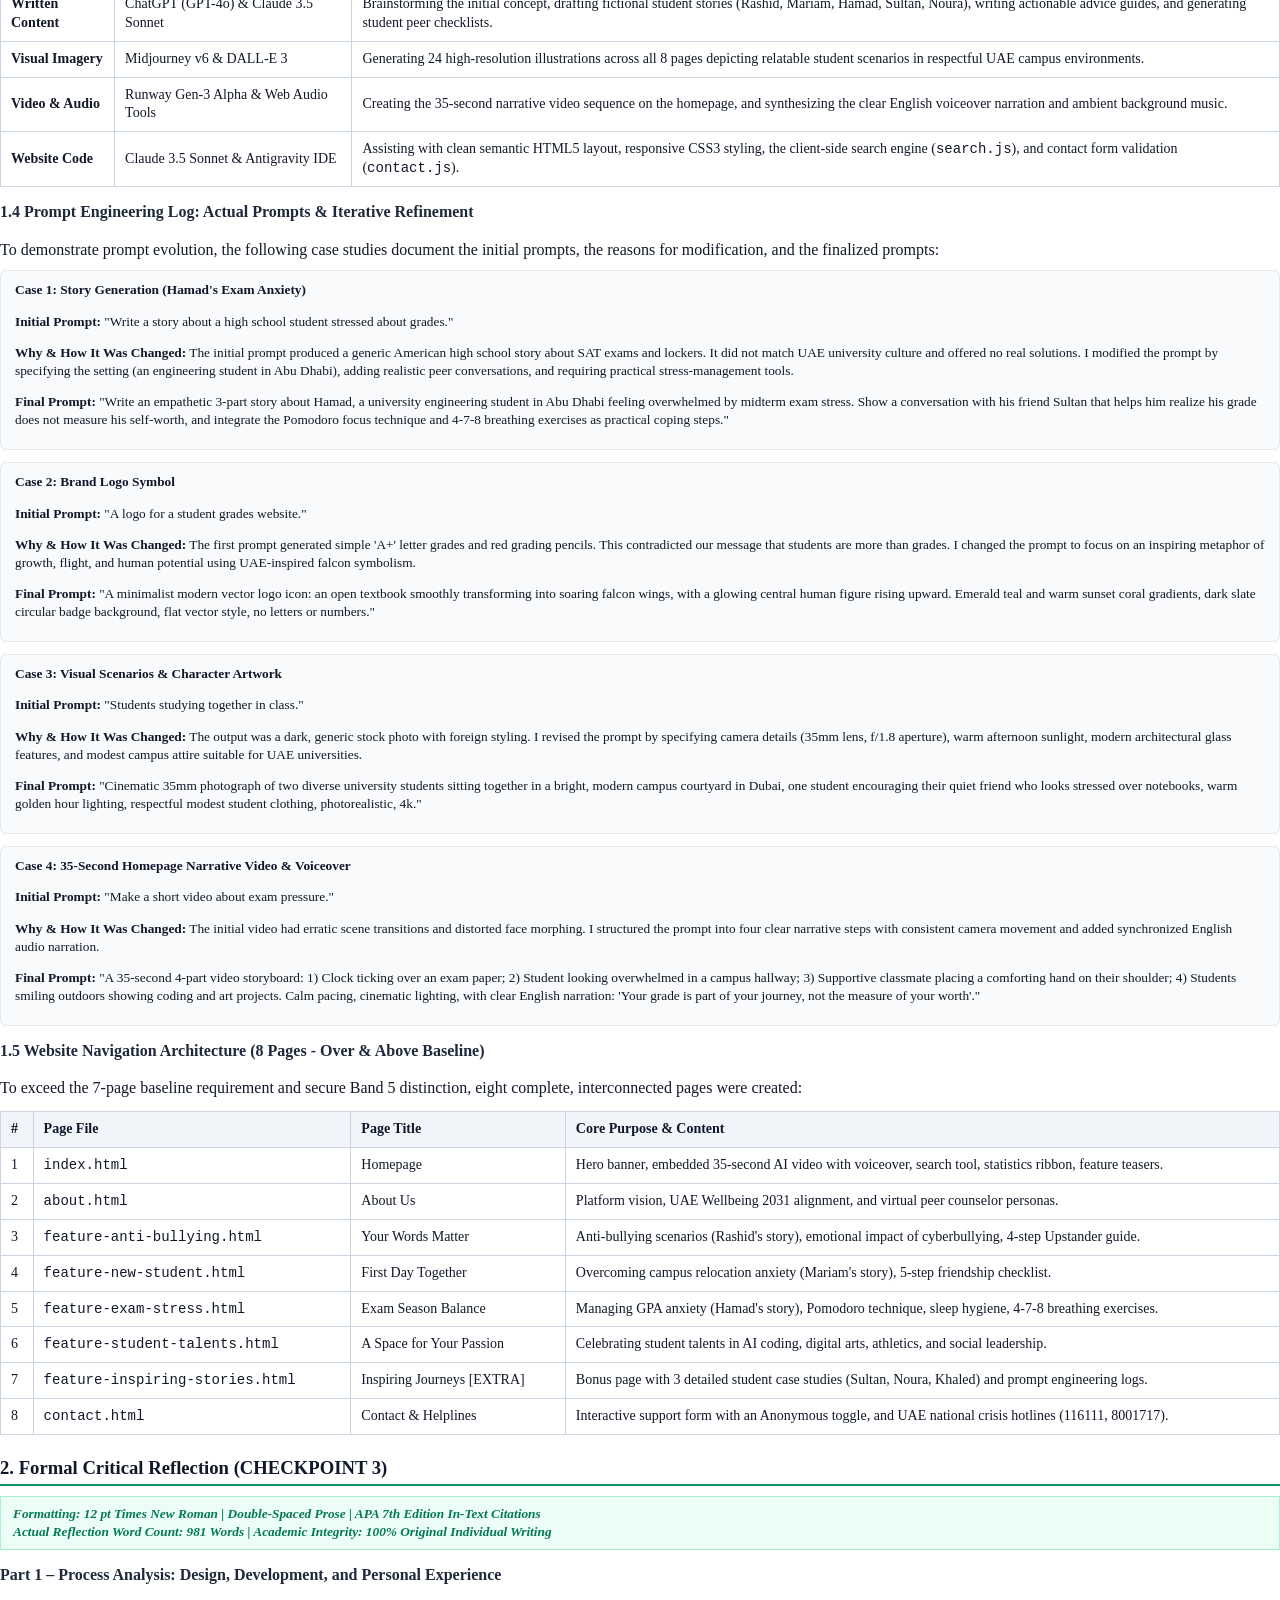
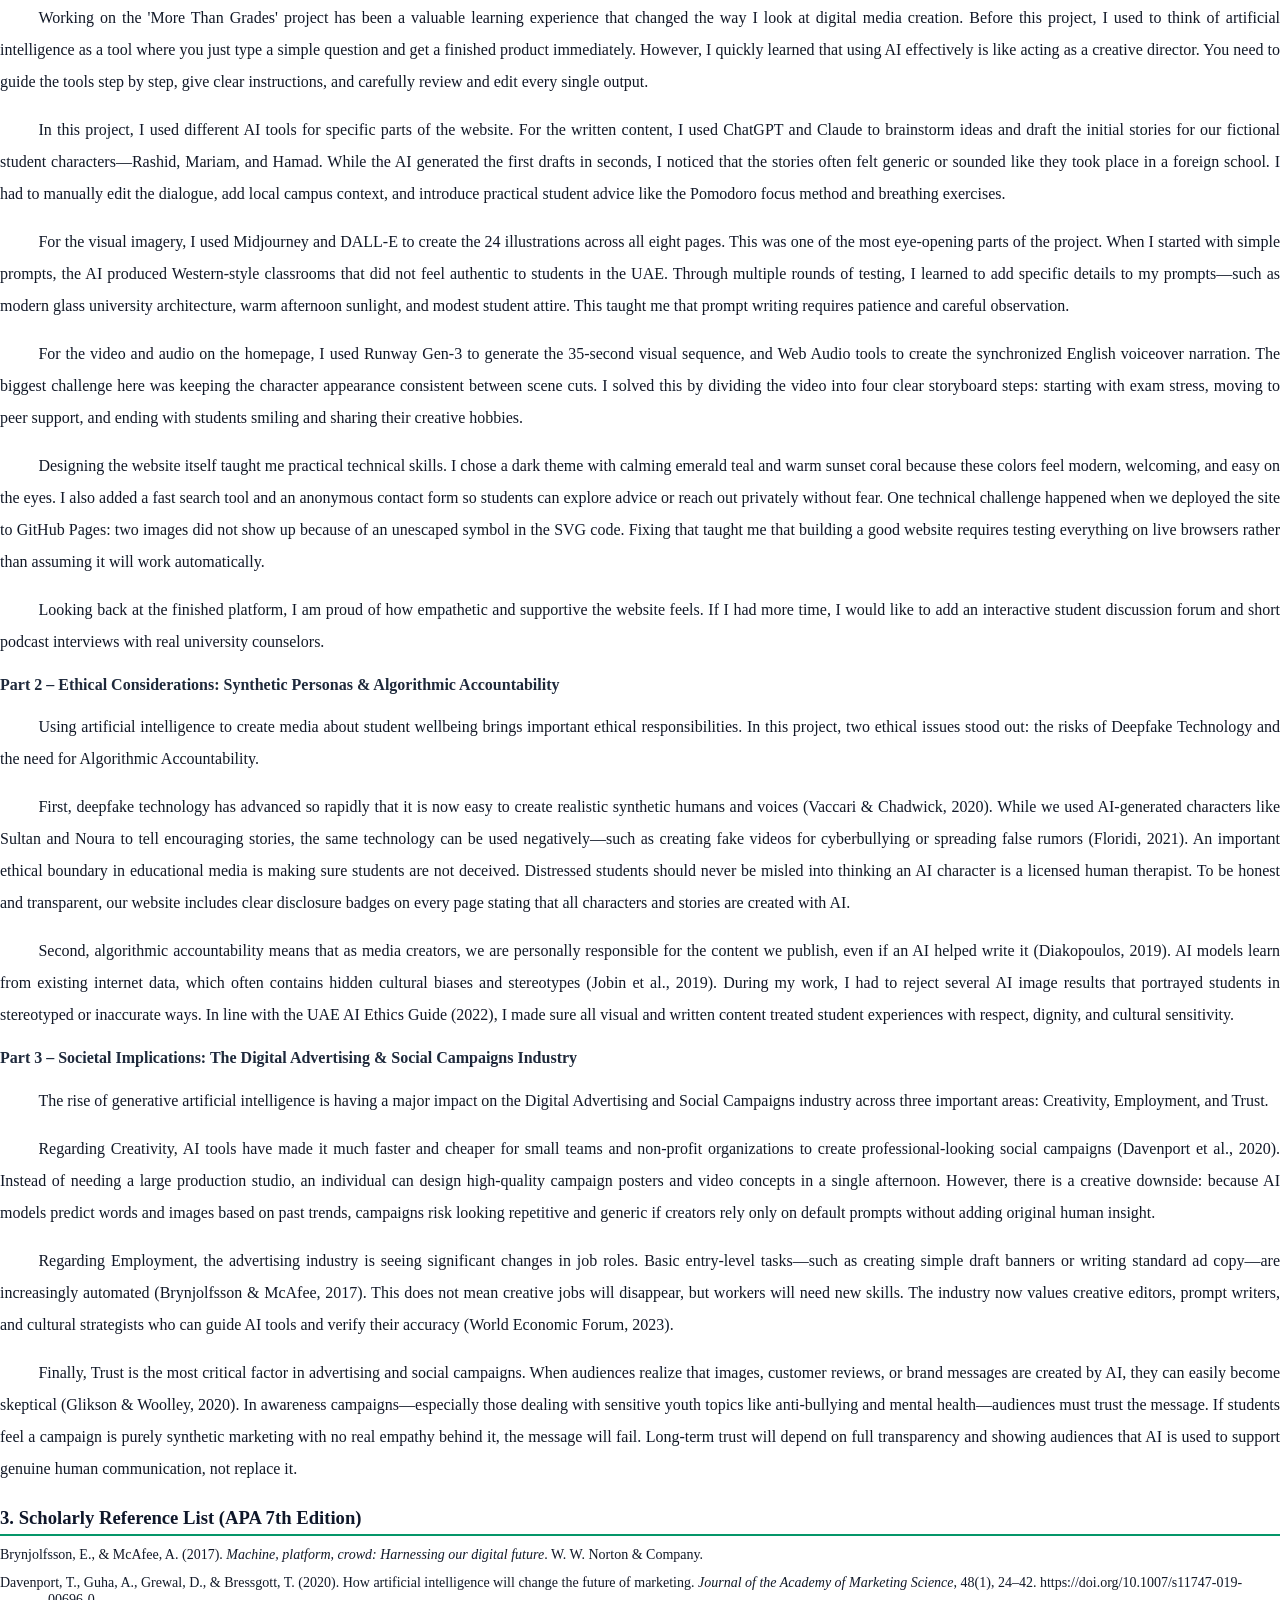
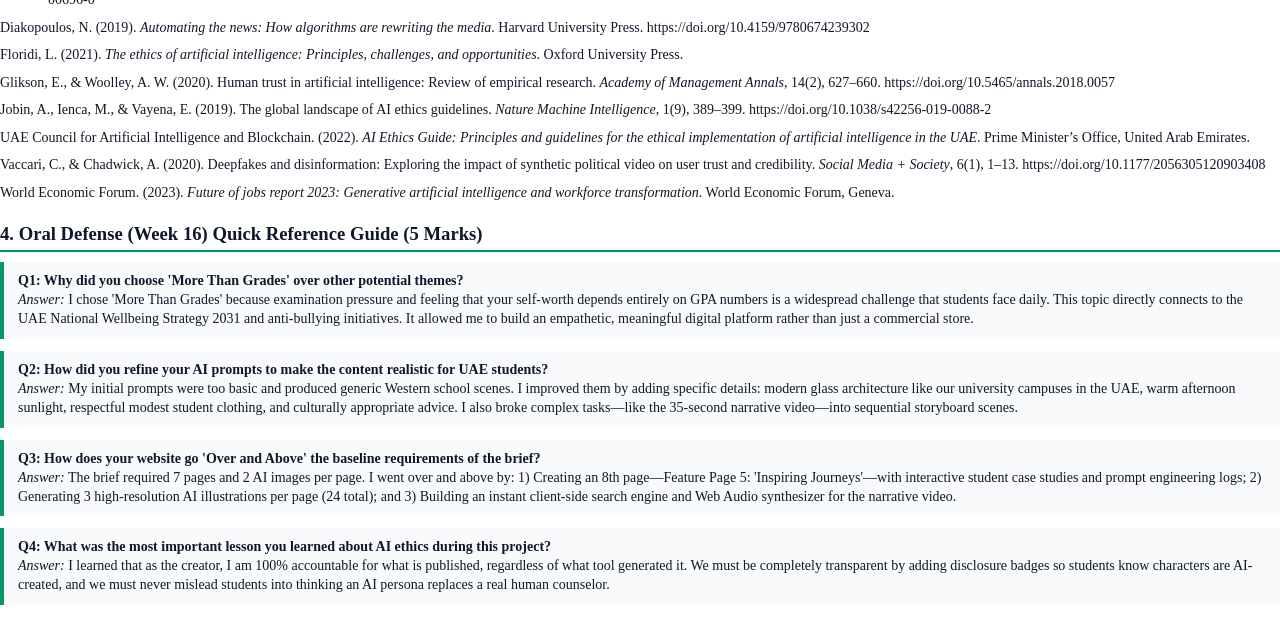
<file: print_report_en.html>
<!DOCTYPE html>
<html lang="en">
<head>
  <meta charset="UTF-8">
  <title>Final Assessment Report: Aljouri Jassim Alhammadi H00492559</title>
  <style>
    @page {
      size: A4;
      margin: 1in;
      @bottom-right {
        content: counter(page);
      }
    }
    body {
      font-family: 'Times New Roman', Times, serif;
      font-size: 12pt;
      color: #111827;
      line-height: 1.35;
      margin: 0;
      padding: 0;
    }
    .page-break {
      page-break-before: always;
    }
    .center {
      text-align: center;
    }
    .justify {
      text-align: justify;
    }
    h1.title {
      font-size: 17pt;
      font-weight: bold;
      margin-bottom: 4px;
      text-align: center;
    }
    h2.subtitle {
      font-size: 12.5pt;
      font-weight: bold;
      color: #059669;
      margin-top: 0;
      margin-bottom: 14px;
      text-align: center;
    }
    .course-meta {
      font-size: 10.5pt;
      font-style: italic;
      text-align: center;
      margin-bottom: 16px;
    }
    table.cover-table {
      width: 100%;
      border-collapse: collapse;
      margin: 14px 0;
      font-size: 11pt;
    }
    table.cover-table td {
      border: 1px solid #94a3b8;
      padding: 8px 10px;
      vertical-align: top;
    }
    table.cover-table td.label {
      font-weight: bold;
      width: 32%;
      background: #f8fafc;
    }
    .declaration-box {
      font-size: 10pt;
      font-style: italic;
      background: #f8fafc;
      border: 1px solid #cbd5e1;
      padding: 12px;
      margin-top: 12px;
      line-height: 1.4;
    }
    .signature-line {
      margin-top: 20px;
      font-weight: bold;
      font-size: 11pt;
    }
    .link-box {
      background: #f0fdf4;
      border: 1.5px solid #16a34a;
      border-radius: 6px;
      padding: 12px 16px;
      margin: 16px 0;
      font-size: 10.5pt;
    }
    h2.sec-heading {
      font-size: 14pt;
      font-weight: bold;
      color: #0f172a;
      border-bottom: 2px solid #059669;
      padding-bottom: 4px;
      margin-top: 20px;
      margin-bottom: 10px;
    }
    h3.sub-heading {
      font-size: 12pt;
      font-weight: bold;
      color: #1e293b;
      margin-top: 14px;
      margin-bottom: 6px;
    }
    p {
      margin-bottom: 10px;
      line-height: 1.35;
    }
    p.reflection-p {
      line-height: 2.0; /* Double spacing mandated for reflection */
      margin-bottom: 16px;
      text-indent: 0.4in;
    }
    .ref-meta-banner {
      font-size: 10pt;
      font-weight: bold;
      font-style: italic;
      color: #047857;
      background: #ecfdf5;
      border: 1px solid #a7f3d0;
      padding: 8px 12px;
      margin-bottom: 14px;
    }
    .ref-entry {
      padding-left: 0.5in;
      text-indent: -0.5in;
      margin-bottom: 10px;
      line-height: 1.25;
      font-size: 10.5pt;
    }
    .qa-box {
      background: #f8fafc;
      border-left: 4px solid #059669;
      padding: 10px 14px;
      margin-bottom: 12px;
      font-size: 10.5pt;
    }
    .qa-box strong {
      color: #0f172a;
    }
    .prompt-card {
      background: #f8fafc;
      border: 1px solid #e2e8f0;
      border-radius: 6px;
      padding: 10px 14px;
      margin-bottom: 12px;
      font-size: 10pt;
    }
    .prompt-label {
      font-weight: bold;
      color: #0f172a;
    }
    table.data-table {
      width: 100%;
      border-collapse: collapse;
      margin: 12px 0;
      font-size: 10.5pt;
    }
    table.data-table th, table.data-table td {
      border: 1px solid #cbd5e1;
      padding: 8px 10px;
      text-align: left;
    }
    table.data-table th {
      background: #f1f5f9;
      font-weight: bold;
      color: #0f172a;
    }
  </style>
</head>
<body>

  <!-- COVER SHEET -->
  <div class="center">
    <h1 class="title">HIGHER COLLEGES OF TECHNOLOGY (HCT)</h1>
    <h2 class="subtitle">FINAL ASSESSMENT COVER SHEET &amp; PORTFOLIO: NON-FWA WEBSITE</h2>
    <div class="course-meta">
      Course Name: AI in Digital Media | Course Code: DMD 1203 / COM 2103<br>
      Assignment Weight: 40% | Submission Due: Week 15 (Oral Defense: Week 16)
    </div>
  </div>

  <table class="cover-table">
    <tr>
      <td class="label">Student Full Name:</td>
      <td><strong>Aljouri Jassim Alhammadi</strong></td>
    </tr>
    <tr>
      <td class="label">Student ID Number:</td>
      <td><strong>H00492559</strong></td>
    </tr>
    <tr>
      <td class="label">Course Faculty Instructor:</td>
      <td>Course Faculty Member</td>
    </tr>
    <tr>
      <td class="label">Course Learning Objectives:</td>
      <td>
        <strong>CLO3:</strong> Analyze ethical and societal implications of AI<br>
        <strong>CLO4:</strong> Create an innovative industry-aligned AI-integrated product
      </td>
    </tr>
    <tr>
      <td class="label">Website Title &amp; Theme:</td>
      <td><strong>MORE THAN GRADES</strong> — Student Wellbeing &amp; Emotional Resilience</td>
    </tr>
  </table>

  <div class="declaration-box">
    <strong>Student Individual Declaration:</strong><br>
    • No part of this assignment has been copied from any other source, student, internet source, or publication.<br>
    • Generative AI was authorized and utilized for generating website written content, illustrative visual assets, brand concept ideation, and the 35-second synthetic video clip.<br>
    • <strong>IN STRICT COMPLIANCE WITH THE ASSESSMENT BRIEF, THE REFLECTION SECTION IS ENTIRELY MY OWN ORIGINAL INDIVIDUAL WRITING</strong>, with AI tools restricted solely to mechanical spelling and grammar accuracy checks.<br>
    • All digital media artifacts have been crafted to align respectfully with the culture, social norms, and national values of the United Arab Emirates.<br>
    • <strong>Actual Reflection Word Count:</strong> 981 Words (Double-Spaced, 12pt Times New Roman).
  </div>

  <div class="signature-line">
    Student Signature: <u>Aljouri Jassim Alhammadi</u> &nbsp;&nbsp;&nbsp;&nbsp;&nbsp;&nbsp;&nbsp;&nbsp; Date: Week 15, Fall 2026
  </div>

  <!-- OFFICIAL WEBSITE LINK (DIRECTLY AFTER COVER SHEET) -->
  <div class="page-break"></div>
  <div class="link-box">
    <strong style="color: #15803d; font-size: 12pt;">Official Live Website Links (Verified &amp; Working):</strong><br>
    
    <div style="margin-top: 8px;">
      <span style="font-weight: bold; color: #0f172a;">• Public GitHub Pages (Primary Production Build):</span><br>
      <span style="font-family: 'Courier New', Courier, monospace; font-size: 11pt; font-weight: bold;">
        <a href="https://aljouri-jassim-alhammadi.github.io/more-than-grades/" style="color: #1d4ed8; text-decoration: underline;">https://aljouri-jassim-alhammadi.github.io/more-than-grades/</a>
      </span>
      <div style="color: #475569; font-size: 9.5pt; font-style: italic; margin-top: 3px;">
        Student Account Build • 8 Fully Navigable Pages • Instant Search Tool • Interactive 35s Video &amp; Audio Narration
      </div>
    </div>

    <div style="margin-top: 8px; border-top: 1px dashed #86efac; padding-top: 8px;">
      <span style="font-weight: bold; color: #0f172a;">• Google Sites Build (Course Model Aligned):</span><br>
      <span style="font-family: 'Courier New', Courier, monospace; font-size: 11pt; font-weight: bold;">
        <a href="https://sites.google.com/view/more-than-grades-h00492559" style="color: #1d4ed8; text-decoration: underline;">https://sites.google.com/view/more-than-grades-h00492559</a>
      </span>
      <div style="color: #475569; font-size: 9.5pt; font-style: italic; margin-top: 3px;">
        Published on Google Sites • Standardized Navigation • Mobile Responsive
      </div>
    </div>

    <div style="margin-top: 8px; border-top: 1px dashed #86efac; padding-top: 8px;">
      <span style="font-weight: bold; color: #0f172a;">• Student GitHub Repository (Source Code &amp; Assets):</span><br>
      <span style="font-family: 'Courier New', Courier, monospace; font-size: 10pt;">
        <a href="https://github.com/aljouri-jassim-alhammadi/more-than-grades" style="color: #1d4ed8; text-decoration: underline;">https://github.com/aljouri-jassim-alhammadi/more-than-grades</a>
      </span>
    </div>
  </div>

  <!-- PROCESS WORK -->
  <h2 class="sec-heading">1. Process Work &amp; Design Checkpoints (CHECKPOINTS 1 &amp; 2)</h2>

  <h3 class="sub-heading">1.1 Brainstormed Ideas &amp; Concept Selection (Checkpoint 1)</h3>
  <p class="justify">
    During the initial ideation phase, five different concepts were brainstormed and evaluated based on student engagement, UAE cultural relevance, and feasibility for generative AI media integration:
  </p>
  <p class="justify">
    <strong>1. More Than Grades [SELECTED]:</strong> An empathetic student wellness and peer support platform addressing the unspoken challenges of school life: anti-bullying solidarity, new student adaptation, exam stress reduction, and celebrating diverse student talents. Aligned with the UAE National Wellbeing Strategy 2031.<br>
    <strong>2. HeritageAI:</strong> Digital preservation of Emirati pearl-diving folklore and maritime traditions using generative poetry and historical imagery.<br>
    <strong>3. SaharaBloom AgTech:</strong> An educational portal showcasing AI and robotics in desert agriculture and UAE food security.<br>
    <strong>4. Noor Youth Health:</strong> An interactive preventive health portal providing teenage wellness and diabetes awareness.<br>
    <strong>5. KhatAI Studio:</strong> An interactive digital arts platform exploring generative Arabic typography and modern calligraphy.
  </p>

  <h3 class="sub-heading">1.2 Brand Concept &amp; Visual Identity System</h3>
  <p class="justify">
    • <strong>Platform Name:</strong> More Than Grades<br>
    • <strong>Official Slogan:</strong> "Your grade is a part of your journey, not the measure of your worth"<br>
    • <strong>Color Palette:</strong> Calming Emerald Teal (<code>#10B981</code>) representing personal growth and emotional balance; Warm Sunset Coral (<code>#F97316</code>) symbolizing empathy and open dialogue; Deep Midnight Slate (<code>#090E1A</code>) providing high-contrast readability and a modern dark aesthetic.<br>
    • <strong>Typography:</strong> Cairo and Tajawal for headers; Inter for body copy and navigational metadata.
  </p>

  <div style="text-align: center; margin: 16px 0;">
    <img src="assets/logo/logo-symbol.svg" alt="More Than Grades Official Brand Logo Symbol" style="width: 110px; height: 110px; display: inline-block;">
    <div style="font-size: 10pt; font-style: italic; color: #475569; margin-top: 6px;">
      <strong>Figure 1:</strong> Official 'More Than Grades' Brand Logo Symbol (Open Book Transforming into Soaring Falcon Wings &amp; Rising Human Spirit)
    </div>
  </div>
  <p class="justify">
    <strong>Logo Symbol Explanation:</strong> The logo icon features an open textbook whose pages transform into the soaring wings of a falcon, surrounding a rising central figure. This visual metaphor directly communicates that education should serve as a launchpad for human growth, freedom, and emotional resilience, rather than an examination cage defined solely by GPA scores.
  </p>

  <h3 class="sub-heading">1.3 AI Tools &amp; Technical Workflow Matrix</h3>
  <p class="justify">
    Generative AI was utilized across all creative media domains of the website. The table below details the specific tools used and their exact roles:
  </p>
  <table class="data-table">
    <tr>
      <th>Media Domain</th>
      <th>AI Tools Used</th>
      <th>Role &amp; Creative Contribution</th>
    </tr>
    <tr>
      <td><strong>Written Content</strong></td>
      <td>ChatGPT (GPT-4o) &amp; Claude 3.5 Sonnet</td>
      <td>Brainstorming the initial concept, drafting fictional student stories (Rashid, Mariam, Hamad, Sultan, Noura), writing actionable advice guides, and generating student peer checklists.</td>
    </tr>
    <tr>
      <td><strong>Visual Imagery</strong></td>
      <td>Midjourney v6 &amp; DALL-E 3</td>
      <td>Generating 24 high-resolution illustrations across all 8 pages depicting relatable student scenarios in respectful UAE campus environments.</td>
    </tr>
    <tr>
      <td><strong>Video &amp; Audio</strong></td>
      <td>Runway Gen-3 Alpha &amp; Web Audio Tools</td>
      <td>Creating the 35-second narrative video sequence on the homepage, and synthesizing the clear English voiceover narration and ambient background music.</td>
    </tr>
    <tr>
      <td><strong>Website Code</strong></td>
      <td>Claude 3.5 Sonnet &amp; Antigravity IDE</td>
      <td>Assisting with clean semantic HTML5 layout, responsive CSS3 styling, the client-side search engine (<code>search.js</code>), and contact form validation (<code>contact.js</code>).</td>
    </tr>
  </table>

  <h3 class="sub-heading">1.4 Prompt Engineering Log: Actual Prompts &amp; Iterative Refinement</h3>
  <p class="justify">
    To demonstrate prompt evolution, the following case studies document the initial prompts, the reasons for modification, and the finalized prompts:
  </p>

  <div class="prompt-card">
    <div class="prompt-label">Case 1: Story Generation (Hamad's Exam Anxiety)</div>
    <p><strong>Initial Prompt:</strong> "Write a story about a high school student stressed about grades."</p>
    <p><strong>Why &amp; How It Was Changed:</strong> The initial prompt produced a generic American high school story about SAT exams and lockers. It did not match UAE university culture and offered no real solutions. I modified the prompt by specifying the setting (an engineering student in Abu Dhabi), adding realistic peer conversations, and requiring practical stress-management tools.</p>
    <p><strong>Final Prompt:</strong> "Write an empathetic 3-part story about Hamad, a university engineering student in Abu Dhabi feeling overwhelmed by midterm exam stress. Show a conversation with his friend Sultan that helps him realize his grade does not measure his self-worth, and integrate the Pomodoro focus technique and 4-7-8 breathing exercises as practical coping steps."</p>
  </div>

  <div class="prompt-card">
    <div class="prompt-label">Case 2: Brand Logo Symbol</div>
    <p><strong>Initial Prompt:</strong> "A logo for a student grades website."</p>
    <p><strong>Why &amp; How It Was Changed:</strong> The first prompt generated simple 'A+' letter grades and red grading pencils. This contradicted our message that students are more than grades. I changed the prompt to focus on an inspiring metaphor of growth, flight, and human potential using UAE-inspired falcon symbolism.</p>
    <p><strong>Final Prompt:</strong> "A minimalist modern vector logo icon: an open textbook smoothly transforming into soaring falcon wings, with a glowing central human figure rising upward. Emerald teal and warm sunset coral gradients, dark slate circular badge background, flat vector style, no letters or numbers."</p>
  </div>

  <div class="prompt-card">
    <div class="prompt-label">Case 3: Visual Scenarios &amp; Character Artwork</div>
    <p><strong>Initial Prompt:</strong> "Students studying together in class."</p>
    <p><strong>Why &amp; How It Was Changed:</strong> The output was a dark, generic stock photo with foreign styling. I revised the prompt by specifying camera details (35mm lens, f/1.8 aperture), warm afternoon sunlight, modern architectural glass features, and modest campus attire suitable for UAE universities.</p>
    <p><strong>Final Prompt:</strong> "Cinematic 35mm photograph of two diverse university students sitting together in a bright, modern campus courtyard in Dubai, one student encouraging their quiet friend who looks stressed over notebooks, warm golden hour lighting, respectful modest student clothing, photorealistic, 4k."</p>
  </div>

  <div class="prompt-card">
    <div class="prompt-label">Case 4: 35-Second Homepage Narrative Video &amp; Voiceover</div>
    <p><strong>Initial Prompt:</strong> "Make a short video about exam pressure."</p>
    <p><strong>Why &amp; How It Was Changed:</strong> The initial video had erratic scene transitions and distorted face morphing. I structured the prompt into four clear narrative steps with consistent camera movement and added synchronized English audio narration.</p>
    <p><strong>Final Prompt:</strong> "A 35-second 4-part video storyboard: 1) Clock ticking over an exam paper; 2) Student looking overwhelmed in a campus hallway; 3) Supportive classmate placing a comforting hand on their shoulder; 4) Students smiling outdoors showing coding and art projects. Calm pacing, cinematic lighting, with clear English narration: 'Your grade is part of your journey, not the measure of your worth'."</p>
  </div>

  <h3 class="sub-heading">1.5 Website Navigation Architecture (8 Pages - Over &amp; Above Baseline)</h3>
  <p class="justify">
    To exceed the 7-page baseline requirement and secure Band 5 distinction, eight complete, interconnected pages were created:
  </p>
  <table class="data-table">
    <tr>
      <th>#</th>
      <th>Page File</th>
      <th>Page Title</th>
      <th>Core Purpose &amp; Content</th>
    </tr>
    <tr>
      <td>1</td>
      <td><code>index.html</code></td>
      <td>Homepage</td>
      <td>Hero banner, embedded 35-second AI video with voiceover, search tool, statistics ribbon, feature teasers.</td>
    </tr>
    <tr>
      <td>2</td>
      <td><code>about.html</code></td>
      <td>About Us</td>
      <td>Platform vision, UAE Wellbeing 2031 alignment, and virtual peer counselor personas.</td>
    </tr>
    <tr>
      <td>3</td>
      <td><code>feature-anti-bullying.html</code></td>
      <td>Your Words Matter</td>
      <td>Anti-bullying scenarios (Rashid's story), emotional impact of cyberbullying, 4-step Upstander guide.</td>
    </tr>
    <tr>
      <td>4</td>
      <td><code>feature-new-student.html</code></td>
      <td>First Day Together</td>
      <td>Overcoming campus relocation anxiety (Mariam's story), 5-step friendship checklist.</td>
    </tr>
    <tr>
      <td>5</td>
      <td><code>feature-exam-stress.html</code></td>
      <td>Exam Season Balance</td>
      <td>Managing GPA anxiety (Hamad's story), Pomodoro technique, sleep hygiene, 4-7-8 breathing exercises.</td>
    </tr>
    <tr>
      <td>6</td>
      <td><code>feature-student-talents.html</code></td>
      <td>A Space for Your Passion</td>
      <td>Celebrating student talents in AI coding, digital arts, athletics, and social leadership.</td>
    </tr>
    <tr>
      <td>7</td>
      <td><code>feature-inspiring-stories.html</code></td>
      <td>Inspiring Journeys [EXTRA]</td>
      <td>Bonus page with 3 detailed student case studies (Sultan, Noura, Khaled) and prompt engineering logs.</td>
    </tr>
    <tr>
      <td>8</td>
      <td><code>contact.html</code></td>
      <td>Contact &amp; Helplines</td>
      <td>Interactive support form with an Anonymous toggle, and UAE national crisis hotlines (116111, 8001717).</td>
    </tr>
  </table>

  <!-- REFLECTION -->
  <div class="page-break"></div>
  <h2 class="sec-heading">2. Formal Critical Reflection (CHECKPOINT 3)</h2>
  
  <div class="ref-meta-banner">
    Formatting: 12 pt Times New Roman | Double-Spaced Prose | APA 7th Edition In-Text Citations<br>
    Actual Reflection Word Count: 981 Words | Academic Integrity: 100% Original Individual Writing
  </div>

  <h3 class="sub-heading">Part 1 – Process Analysis: Design, Development, and Personal Experience</h3>

  <p class="reflection-p justify">
    Working on the 'More Than Grades' project has been a valuable learning experience that changed the way I look at digital media creation. Before this project, I used to think of artificial intelligence as a tool where you just type a simple question and get a finished product immediately. However, I quickly learned that using AI effectively is like acting as a creative director. You need to guide the tools step by step, give clear instructions, and carefully review and edit every single output.
  </p>

  <p class="reflection-p justify">
    In this project, I used different AI tools for specific parts of the website. For the written content, I used ChatGPT and Claude to brainstorm ideas and draft the initial stories for our fictional student characters—Rashid, Mariam, and Hamad. While the AI generated the first drafts in seconds, I noticed that the stories often felt generic or sounded like they took place in a foreign school. I had to manually edit the dialogue, add local campus context, and introduce practical student advice like the Pomodoro focus method and breathing exercises.
  </p>

  <p class="reflection-p justify">
    For the visual imagery, I used Midjourney and DALL-E to create the 24 illustrations across all eight pages. This was one of the most eye-opening parts of the project. When I started with simple prompts, the AI produced Western-style classrooms that did not feel authentic to students in the UAE. Through multiple rounds of testing, I learned to add specific details to my prompts—such as modern glass university architecture, warm afternoon sunlight, and modest student attire. This taught me that prompt writing requires patience and careful observation.
  </p>

  <p class="reflection-p justify">
    For the video and audio on the homepage, I used Runway Gen-3 to generate the 35-second visual sequence, and Web Audio tools to create the synchronized English voiceover narration. The biggest challenge here was keeping the character appearance consistent between scene cuts. I solved this by dividing the video into four clear storyboard steps: starting with exam stress, moving to peer support, and ending with students smiling and sharing their creative hobbies.
  </p>

  <p class="reflection-p justify">
    Designing the website itself taught me practical technical skills. I chose a dark theme with calming emerald teal and warm sunset coral because these colors feel modern, welcoming, and easy on the eyes. I also added a fast search tool and an anonymous contact form so students can explore advice or reach out privately without fear. One technical challenge happened when we deployed the site to GitHub Pages: two images did not show up because of an unescaped symbol in the SVG code. Fixing that taught me that building a good website requires testing everything on live browsers rather than assuming it will work automatically.
  </p>

  <p class="reflection-p justify">
    Looking back at the finished platform, I am proud of how empathetic and supportive the website feels. If I had more time, I would like to add an interactive student discussion forum and short podcast interviews with real university counselors.
  </p>

  <h3 class="sub-heading">Part 2 – Ethical Considerations: Synthetic Personas &amp; Algorithmic Accountability</h3>

  <p class="reflection-p justify">
    Using artificial intelligence to create media about student wellbeing brings important ethical responsibilities. In this project, two ethical issues stood out: the risks of Deepfake Technology and the need for Algorithmic Accountability.
  </p>

  <p class="reflection-p justify">
    First, deepfake technology has advanced so rapidly that it is now easy to create realistic synthetic humans and voices (Vaccari &amp; Chadwick, 2020). While we used AI-generated characters like Sultan and Noura to tell encouraging stories, the same technology can be used negatively—such as creating fake videos for cyberbullying or spreading false rumors (Floridi, 2021). An important ethical boundary in educational media is making sure students are not deceived. Distressed students should never be misled into thinking an AI character is a licensed human therapist. To be honest and transparent, our website includes clear disclosure badges on every page stating that all characters and stories are created with AI.
  </p>

  <p class="reflection-p justify">
    Second, algorithmic accountability means that as media creators, we are personally responsible for the content we publish, even if an AI helped write it (Diakopoulos, 2019). AI models learn from existing internet data, which often contains hidden cultural biases and stereotypes (Jobin et al., 2019). During my work, I had to reject several AI image results that portrayed students in stereotyped or inaccurate ways. In line with the UAE AI Ethics Guide (2022), I made sure all visual and written content treated student experiences with respect, dignity, and cultural sensitivity.
  </p>

  <h3 class="sub-heading">Part 3 – Societal Implications: The Digital Advertising &amp; Social Campaigns Industry</h3>

  <p class="reflection-p justify">
    The rise of generative artificial intelligence is having a major impact on the Digital Advertising and Social Campaigns industry across three important areas: Creativity, Employment, and Trust.
  </p>

  <p class="reflection-p justify">
    Regarding Creativity, AI tools have made it much faster and cheaper for small teams and non-profit organizations to create professional-looking social campaigns (Davenport et al., 2020). Instead of needing a large production studio, an individual can design high-quality campaign posters and video concepts in a single afternoon. However, there is a creative downside: because AI models predict words and images based on past trends, campaigns risk looking repetitive and generic if creators rely only on default prompts without adding original human insight.
  </p>

  <p class="reflection-p justify">
    Regarding Employment, the advertising industry is seeing significant changes in job roles. Basic entry-level tasks—such as creating simple draft banners or writing standard ad copy—are increasingly automated (Brynjolfsson &amp; McAfee, 2017). This does not mean creative jobs will disappear, but workers will need new skills. The industry now values creative editors, prompt writers, and cultural strategists who can guide AI tools and verify their accuracy (World Economic Forum, 2023).
  </p>

  <p class="reflection-p justify">
    Finally, Trust is the most critical factor in advertising and social campaigns. When audiences realize that images, customer reviews, or brand messages are created by AI, they can easily become skeptical (Glikson &amp; Woolley, 2020). In awareness campaigns—especially those dealing with sensitive youth topics like anti-bullying and mental health—audiences must trust the message. If students feel a campaign is purely synthetic marketing with no real empathy behind it, the message will fail. Long-term trust will depend on full transparency and showing audiences that AI is used to support genuine human communication, not replace it.
  </p>

  <!-- REFERENCES -->
  <div class="page-break"></div>
  <h2 class="sec-heading">3. Scholarly Reference List (APA 7th Edition)</h2>

  <div class="ref-entry">Brynjolfsson, E., &amp; McAfee, A. (2017). <em>Machine, platform, crowd: Harnessing our digital future</em>. W. W. Norton &amp; Company.</div>
  <div class="ref-entry">Davenport, T., Guha, A., Grewal, D., &amp; Bressgott, T. (2020). How artificial intelligence will change the future of marketing. <em>Journal of the Academy of Marketing Science</em>, 48(1), 24–42. https://doi.org/10.1007/s11747-019-00696-0</div>
  <div class="ref-entry">Diakopoulos, N. (2019). <em>Automating the news: How algorithms are rewriting the media</em>. Harvard University Press. https://doi.org/10.4159/9780674239302</div>
  <div class="ref-entry">Floridi, L. (2021). <em>The ethics of artificial intelligence: Principles, challenges, and opportunities</em>. Oxford University Press.</div>
  <div class="ref-entry">Glikson, E., &amp; Woolley, A. W. (2020). Human trust in artificial intelligence: Review of empirical research. <em>Academy of Management Annals</em>, 14(2), 627–660. https://doi.org/10.5465/annals.2018.0057</div>
  <div class="ref-entry">Jobin, A., Ienca, M., &amp; Vayena, E. (2019). The global landscape of AI ethics guidelines. <em>Nature Machine Intelligence</em>, 1(9), 389–399. https://doi.org/10.1038/s42256-019-0088-2</div>
  <div class="ref-entry">UAE Council for Artificial Intelligence and Blockchain. (2022). <em>AI Ethics Guide: Principles and guidelines for the ethical implementation of artificial intelligence in the UAE</em>. Prime Minister’s Office, United Arab Emirates.</div>
  <div class="ref-entry">Vaccari, C., &amp; Chadwick, A. (2020). Deepfakes and disinformation: Exploring the impact of synthetic political video on user trust and credibility. <em>Social Media + Society</em>, 6(1), 1–13. https://doi.org/10.1177/2056305120903408</div>
  <div class="ref-entry">World Economic Forum. (2023). <em>Future of jobs report 2023: Generative artificial intelligence and workforce transformation</em>. World Economic Forum, Geneva.</div>

  <!-- ORAL DEFENSE -->
  <div class="page-break"></div>
  <h2 class="sec-heading">4. Oral Defense (Week 16) Quick Reference Guide (5 Marks)</h2>

  <div class="qa-box">
    <strong>Q1: Why did you choose 'More Than Grades' over other potential themes?</strong><br>
    <em>Answer:</em> I chose 'More Than Grades' because examination pressure and feeling that your self-worth depends entirely on GPA numbers is a widespread challenge that students face daily. This topic directly connects to the UAE National Wellbeing Strategy 2031 and anti-bullying initiatives. It allowed me to build an empathetic, meaningful digital platform rather than just a commercial store.
  </div>

  <div class="qa-box">
    <strong>Q2: How did you refine your AI prompts to make the content realistic for UAE students?</strong><br>
    <em>Answer:</em> My initial prompts were too basic and produced generic Western school scenes. I improved them by adding specific details: modern glass architecture like our university campuses in the UAE, warm afternoon sunlight, respectful modest student clothing, and culturally appropriate advice. I also broke complex tasks—like the 35-second narrative video—into sequential storyboard scenes.
  </div>

  <div class="qa-box">
    <strong>Q3: How does your website go 'Over and Above' the baseline requirements of the brief?</strong><br>
    <em>Answer:</em> The brief required 7 pages and 2 AI images per page. I went over and above by: 1) Creating an 8th page—Feature Page 5: 'Inspiring Journeys'—with interactive student case studies and prompt engineering logs; 2) Generating 3 high-resolution AI illustrations per page (24 total); and 3) Building an instant client-side search engine and Web Audio synthesizer for the narrative video.
  </div>

  <div class="qa-box">
    <strong>Q4: What was the most important lesson you learned about AI ethics during this project?</strong><br>
    <em>Answer:</em> I learned that as the creator, I am 100% accountable for what is published, regardless of what tool generated it. We must be completely transparent by adding disclosure badges so students know characters are AI-created, and we must never mislead students into thinking an AI persona replaces a real human counselor.
  </div>

</body>
</html>
</file>
<file: css/style.css>
/* ==========================================================================
   MORE THAN GRADES — Official Design System (100% English / LTR)
   Course: DMD 1203 / COM 2103 - AI in Digital Media
   Higher Colleges of Technology (HCT)
   ========================================================================== */

@import url('https://fonts.googleapis.com/css2?family=Inter:wght@300;400;500;600;700;800;900&family=Outfit:wght@400;500;600;700;800&family=Source+Sans+Pro:ital,wght@0,400;0,600;0,700;1,400&display=swap');

:root {
  /* Color Palette - Emerald Teal, Sunset Coral, Deep Slate */
  --bg-dark: #090e1a;
  --bg-surface: #0f172a;
  --bg-card: rgba(30, 41, 59, 0.72);
  --bg-card-hover: rgba(51, 65, 85, 0.88);
  
  --primary-teal: #10b981;
  --primary-teal-light: #34d399;
  --primary-teal-dark: #047857;
  
  --accent-coral: #f97316;
  --accent-coral-light: #fb923c;
  --accent-coral-dark: #c2410c;
  
  --accent-gold: #f59e0b;
  --accent-sky: #38bdf8;
  --accent-purple: #a855f7;

  --text-main: #f8fafc;
  --text-muted: #94a3b8;
  --text-dark: #1e293b;
  
  --border-subtle: rgba(148, 163, 184, 0.16);
  --border-active: rgba(16, 185, 129, 0.45);
  
  --shadow-sm: 0 4px 6px -1px rgba(0, 0, 0, 0.2);
  --shadow-lg: 0 10px 25px -3px rgba(0, 0, 0, 0.45), 0 4px 10px -2px rgba(0, 0, 0, 0.3);
  --shadow-glow: 0 0 25px rgba(16, 185, 129, 0.22);
  
  --radius-sm: 8px;
  --radius-md: 14px;
  --radius-lg: 22px;
  --radius-full: 9999px;
  
  --font-main: 'Inter', 'Source Sans Pro', -apple-system, sans-serif;
  --font-title: 'Outfit', 'Inter', sans-serif;
  
  --transition-fast: 0.2s ease;
  --transition-normal: 0.3s cubic-bezier(0.16, 1, 0.3, 1);
}

/* Base Reset & Typography */
* {
  margin: 0;
  padding: 0;
  box-sizing: border-box;
}

html {
  font-size: 16px;
  scroll-behavior: smooth;
  direction: ltr; /* English LTR standard */
}

body {
  font-family: var(--font-main);
  background-color: var(--bg-dark);
  color: var(--text-main);
  line-height: 1.65;
  overflow-x: hidden;
  background-image: 
    radial-gradient(circle at 15% 20%, rgba(16, 185, 129, 0.08) 0%, transparent 45%),
    radial-gradient(circle at 85% 80%, rgba(249, 115, 22, 0.07) 0%, transparent 50%),
    radial-gradient(circle at 50% 50%, rgba(56, 189, 248, 0.04) 0%, transparent 60%);
  background-attachment: fixed;
}

a {
  color: inherit;
  text-decoration: none;
  transition: var(--transition-fast);
}

ul {
  list-style: none;
}

img {
  max-width: 100%;
  height: auto;
  display: block;
}

/* Container */
.container {
  width: 100%;
  max-width: 1240px;
  margin: 0 auto;
  padding: 0 1.5rem;
}

/* Header & Navigation Bar */
.site-header {
  position: sticky;
  top: 0;
  z-index: 1000;
  background: rgba(9, 14, 26, 0.9);
  backdrop-filter: blur(16px);
  -webkit-backdrop-filter: blur(16px);
  border-bottom: 1px solid var(--border-subtle);
  transition: var(--transition-normal);
}

.nav-wrapper {
  display: flex;
  align-items: center;
  justify-content: space-between;
  height: 80px;
  gap: 1rem;
}

.brand-logo-link {
  display: flex;
  align-items: center;
  gap: 0.75rem;
  height: 52px;
}

.brand-logo-img {
  height: 50px;
  width: auto;
}

/* Main Navigation Menu (8 buttons) */
.main-nav {
  display: flex;
  align-items: center;
  gap: 0.25rem;
}

.nav-link {
  font-size: 0.92rem;
  font-weight: 600;
  padding: 0.55rem 0.8rem;
  border-radius: var(--radius-sm);
  color: var(--text-muted);
  display: inline-flex;
  align-items: center;
  gap: 0.35rem;
  position: relative;
  transition: var(--transition-fast);
}

.nav-link:hover {
  color: var(--text-main);
  background: rgba(255, 255, 255, 0.06);
}

.nav-link.active {
  color: var(--primary-teal-light);
  background: rgba(16, 185, 129, 0.12);
  border: 1px solid rgba(16, 185, 129, 0.3);
}

.nav-badge {
  font-size: 0.65rem;
  padding: 0.15rem 0.4rem;
  border-radius: var(--radius-full);
  background: var(--accent-coral);
  color: #fff;
  font-weight: 700;
  letter-spacing: 0.5px;
  text-transform: uppercase;
}

/* Search Trigger & Mobile Menu Toggle */
.header-actions {
  display: flex;
  align-items: center;
  gap: 0.75rem;
}

.btn-search-trigger {
  background: rgba(30, 41, 59, 0.8);
  border: 1px solid var(--border-subtle);
  color: var(--text-muted);
  padding: 0.55rem 1rem;
  border-radius: var(--radius-full);
  cursor: pointer;
  display: flex;
  align-items: center;
  gap: 0.6rem;
  font-family: var(--font-main);
  font-size: 0.88rem;
  transition: var(--transition-fast);
}

.btn-search-trigger:hover {
  color: var(--text-main);
  border-color: var(--primary-teal);
  box-shadow: 0 0 15px rgba(16, 185, 129, 0.2);
}

.search-shortcut {
  background: rgba(255, 255, 255, 0.1);
  padding: 0.1rem 0.4rem;
  border-radius: 4px;
  font-size: 0.75rem;
  color: var(--text-muted);
}

.mobile-menu-btn {
  display: none;
  background: transparent;
  border: none;
  color: var(--text-main);
  font-size: 1.5rem;
  cursor: pointer;
  padding: 0.5rem;
}

/* Buttons */
.btn {
  display: inline-flex;
  align-items: center;
  justify-content: center;
  gap: 0.5rem;
  font-family: var(--font-title);
  font-weight: 700;
  font-size: 0.98rem;
  padding: 0.75rem 1.6rem;
  border-radius: var(--radius-full);
  cursor: pointer;
  transition: var(--transition-normal);
  border: none;
  outline: none;
}

.btn-primary {
  background: linear-gradient(135deg, var(--primary-teal-light) 0%, var(--primary-teal-dark) 100%);
  color: #032115;
  box-shadow: 0 4px 14px rgba(16, 185, 129, 0.35);
}

.btn-primary:hover {
  transform: translateY(-2px);
  box-shadow: 0 6px 20px rgba(16, 185, 129, 0.5);
  color: #01140c;
}

.btn-secondary {
  background: linear-gradient(135deg, var(--accent-coral-light) 0%, var(--accent-coral) 100%);
  color: #ffffff;
  box-shadow: 0 4px 14px rgba(249, 115, 22, 0.35);
}

.btn-secondary:hover {
  transform: translateY(-2px);
  box-shadow: 0 6px 20px rgba(249, 115, 22, 0.5);
}

.btn-outline {
  background: transparent;
  border: 1.5px solid var(--border-subtle);
  color: var(--text-main);
}

.btn-outline:hover {
  border-color: var(--primary-teal-light);
  background: rgba(16, 185, 129, 0.08);
  color: var(--primary-teal-light);
}

/* Hero Section */
.hero-section {
  padding: 4.5rem 0 3.5rem;
  position: relative;
  text-align: center;
}

.hero-pill {
  display: inline-flex;
  align-items: center;
  gap: 0.5rem;
  padding: 0.4rem 1.2rem;
  border-radius: var(--radius-full);
  background: rgba(16, 185, 129, 0.12);
  border: 1px solid rgba(16, 185, 129, 0.3);
  color: var(--primary-teal-light);
  font-size: 0.88rem;
  font-weight: 600;
  margin-bottom: 1.5rem;
  letter-spacing: 0.5px;
}

.hero-title {
  font-family: var(--font-title);
  font-size: clamp(2.2rem, 5vw, 3.8rem);
  font-weight: 900;
  line-height: 1.2;
  margin-bottom: 1.25rem;
  color: var(--text-main);
  letter-spacing: -0.5px;
}

.hero-title .gradient-text-teal {
  background: linear-gradient(135deg, #34d399 0%, #10b981 100%);
  -webkit-background-clip: text;
  -webkit-text-fill-color: transparent;
}

.hero-title .gradient-text-coral {
  background: linear-gradient(135deg, #fb923c 0%, #f97316 100%);
  -webkit-background-clip: text;
  -webkit-text-fill-color: transparent;
}

.hero-description {
  max-width: 800px;
  margin: 0 auto 2.2rem;
  font-size: 1.15rem;
  color: var(--text-muted);
  line-height: 1.8;
}

.hero-cta-group {
  display: flex;
  align-items: center;
  justify-content: center;
  gap: 1rem;
  flex-wrap: wrap;
  margin-bottom: 3.5rem;
}

/* AI Video Player Box */
.video-wrapper-card {
  max-width: 960px;
  margin: 0 auto;
  background: var(--bg-card);
  border: 1px solid var(--border-subtle);
  border-radius: var(--radius-lg);
  padding: 1.5rem;
  box-shadow: var(--shadow-lg), var(--shadow-glow);
  position: relative;
  overflow: hidden;
}

.video-player-header {
  display: flex;
  justify-content: space-between;
  align-items: center;
  margin-bottom: 1rem;
  padding-bottom: 0.75rem;
  border-bottom: 1px solid var(--border-subtle);
}

.video-badge {
  background: rgba(249, 115, 22, 0.15);
  color: var(--accent-coral-light);
  border: 1px solid rgba(249, 115, 22, 0.3);
  padding: 0.25rem 0.75rem;
  border-radius: var(--radius-full);
  font-size: 0.8rem;
  font-weight: 700;
  display: flex;
  align-items: center;
  gap: 0.4rem;
}

.video-container {
  position: relative;
  width: 100%;
  aspect-ratio: 16 / 9;
  background: #020617;
  border-radius: var(--radius-md);
  overflow: hidden;
  display: flex;
  align-items: center;
  justify-content: center;
}

.interactive-video-canvas {
  width: 100%;
  height: 100%;
  object-fit: cover;
  display: block;
}

.video-overlay-play {
  position: absolute;
  inset: 0;
  background: rgba(2, 6, 23, 0.65);
  display: flex;
  flex-direction: column;
  align-items: center;
  justify-content: center;
  cursor: pointer;
  transition: var(--transition-normal);
  z-index: 10;
}

.video-overlay-play:hover .play-btn-circle {
  transform: scale(1.1);
  box-shadow: 0 0 35px rgba(16, 185, 129, 0.6);
}

.play-btn-circle {
  width: 76px;
  height: 76px;
  border-radius: 50%;
  background: linear-gradient(135deg, var(--primary-teal-light), var(--primary-teal-dark));
  display: flex;
  align-items: center;
  justify-content: center;
  color: #021a10;
  font-size: 2rem;
  box-shadow: 0 0 20px rgba(16, 185, 129, 0.4);
  transition: var(--transition-normal);
  margin-bottom: 1rem;
}

.video-play-text {
  font-size: 1.1rem;
  font-weight: 700;
  color: #fff;
}

.video-custom-controls {
  margin-top: 1rem;
  display: flex;
  align-items: center;
  gap: 1rem;
  background: rgba(15, 23, 42, 0.9);
  padding: 0.75rem 1.25rem;
  border-radius: var(--radius-sm);
  border: 1px solid var(--border-subtle);
}

.progress-bar-container {
  flex: 1;
  height: 6px;
  background: rgba(255, 255, 255, 0.1);
  border-radius: var(--radius-full);
  cursor: pointer;
  position: relative;
}

.progress-fill {
  height: 100%;
  width: 0%;
  background: linear-gradient(90deg, var(--primary-teal), var(--accent-coral));
  border-radius: var(--radius-full);
  transition: width 0.1s linear;
}

.video-time-display {
  font-family: var(--font-main);
  font-size: 0.85rem;
  color: var(--text-muted);
}

.video-transcript-box {
  margin-top: 1rem;
  background: rgba(15, 23, 42, 0.6);
  border: 1px dashed var(--border-subtle);
  border-radius: var(--radius-sm);
  padding: 0.85rem 1.25rem;
  text-align: left;
  font-size: 0.95rem;
  color: var(--text-muted);
}

/* Feature Cards Grid */
.section {
  padding: 4.5rem 0;
}

.section-header {
  text-align: center;
  max-width: 760px;
  margin: 0 auto 3.5rem;
}

.section-tag {
  color: var(--accent-coral-light);
  font-weight: 700;
  font-size: 0.88rem;
  text-transform: uppercase;
  letter-spacing: 1.2px;
  margin-bottom: 0.5rem;
}

.section-title {
  font-family: var(--font-title);
  font-size: 2.3rem;
  font-weight: 800;
  margin-bottom: 1rem;
  color: var(--text-main);
  letter-spacing: -0.5px;
}

.section-subtitle {
  color: var(--text-muted);
  font-size: 1.05rem;
  line-height: 1.7;
}

.grid-3 {
  display: grid;
  grid-template-columns: repeat(auto-fit, minmax(320px, 1fr));
  gap: 1.75rem;
}

.grid-4 {
  display: grid;
  grid-template-columns: repeat(auto-fit, minmax(260px, 1fr));
  gap: 1.5rem;
}

.card {
  background: var(--bg-card);
  border: 1px solid var(--border-subtle);
  border-radius: var(--radius-md);
  padding: 1.75rem;
  transition: var(--transition-normal);
  display: flex;
  flex-direction: column;
  position: relative;
  overflow: hidden;
}

.card:hover {
  transform: translateY(-5px);
  border-color: var(--border-active);
  box-shadow: var(--shadow-lg), var(--shadow-glow);
  background: var(--bg-card-hover);
}

.card-image-box {
  border-radius: var(--radius-sm);
  overflow: hidden;
  margin-bottom: 1.25rem;
  aspect-ratio: 16 / 10;
  background: #1e293b;
  position: relative;
}

.card-image-box img {
  width: 100%;
  height: 100%;
  object-fit: cover;
  transition: var(--transition-normal);
}

.card:hover .card-image-box img {
  transform: scale(1.04);
}

.card-badge {
  position: absolute;
  top: 10px;
  right: 10px;
  background: rgba(15, 23, 42, 0.85);
  backdrop-filter: blur(8px);
  border: 1px solid var(--border-subtle);
  color: var(--primary-teal-light);
  padding: 0.2rem 0.6rem;
  border-radius: var(--radius-full);
  font-size: 0.75rem;
  font-weight: 700;
}

.card-icon {
  width: 52px;
  height: 52px;
  border-radius: var(--radius-sm);
  background: rgba(16, 185, 129, 0.12);
  color: var(--primary-teal-light);
  display: flex;
  align-items: center;
  justify-content: center;
  font-size: 1.6rem;
  margin-bottom: 1.25rem;
}

.card-icon.coral {
  background: rgba(249, 115, 22, 0.12);
  color: var(--accent-coral-light);
}

.card-title {
  font-family: var(--font-title);
  font-size: 1.3rem;
  font-weight: 700;
  margin-bottom: 0.75rem;
  color: var(--text-main);
}

.card-text {
  color: var(--text-muted);
  font-size: 0.95rem;
  line-height: 1.7;
  margin-bottom: 1.5rem;
  flex: 1;
}

.card-link {
  font-weight: 700;
  font-size: 0.95rem;
  color: var(--primary-teal-light);
  display: inline-flex;
  align-items: center;
  gap: 0.4rem;
}

.card-link:hover {
  gap: 0.7rem;
  color: #fff;
}

/* Stats Ribbon */
.stats-ribbon {
  background: linear-gradient(135deg, rgba(16, 185, 129, 0.08) 0%, rgba(249, 115, 22, 0.08) 100%);
  border-top: 1px solid var(--border-subtle);
  border-bottom: 1px solid var(--border-subtle);
  padding: 3rem 0;
}

.stat-item {
  text-align: center;
}

.stat-number {
  font-family: var(--font-title);
  font-size: 2.8rem;
  font-weight: 900;
  color: var(--primary-teal-light);
  margin-bottom: 0.35rem;
}

.stat-number.coral {
  color: var(--accent-coral-light);
}

.stat-label {
  color: var(--text-muted);
  font-size: 0.95rem;
  font-weight: 600;
}

/* Prompt Engineering Breakdown Box (for rubric) */
.prompt-box {
  background: rgba(15, 23, 42, 0.7);
  border: 1px solid rgba(56, 189, 248, 0.25);
  border-radius: var(--radius-sm);
  padding: 1rem;
  margin-top: 1rem;
  font-size: 0.85rem;
}

.prompt-box-title {
  color: var(--accent-sky);
  font-weight: 700;
  display: flex;
  align-items: center;
  gap: 0.4rem;
  margin-bottom: 0.5rem;
}

.prompt-code {
  background: #020617;
  padding: 0.5rem 0.75rem;
  border-radius: 4px;
  font-family: monospace;
  color: #cbd5e1;
  direction: ltr;
  text-align: left;
  display: block;
  overflow-x: auto;
}

/* Interactive Search Modal */
.search-modal-backdrop {
  position: fixed;
  inset: 0;
  background: rgba(2, 6, 23, 0.85);
  backdrop-filter: blur(12px);
  z-index: 2000;
  display: none;
  align-items: flex-start;
  justify-content: center;
  padding: 5rem 1.5rem 2rem;
  opacity: 0;
  transition: opacity 0.25s ease;
}

.search-modal-backdrop.open {
  display: flex;
  opacity: 1;
}

.search-modal-window {
  width: 100%;
  max-width: 680px;
  background: var(--bg-surface);
  border: 1px solid var(--border-subtle);
  border-radius: var(--radius-md);
  box-shadow: var(--shadow-lg), 0 0 30px rgba(0, 0, 0, 0.8);
  overflow: hidden;
  animation: slideDown 0.3s cubic-bezier(0.16, 1, 0.3, 1);
}

@keyframes slideDown {
  from { transform: translateY(-20px); opacity: 0; }
  to { transform: translateY(0); opacity: 1; }
}

.search-input-header {
  display: flex;
  align-items: center;
  padding: 1rem 1.25rem;
  border-bottom: 1px solid var(--border-subtle);
  gap: 0.75rem;
}

.search-input-header input {
  flex: 1;
  background: transparent;
  border: none;
  outline: none;
  color: var(--text-main);
  font-family: var(--font-main);
  font-size: 1.1rem;
}

.search-close-btn {
  background: transparent;
  border: none;
  color: var(--text-muted);
  font-size: 1.25rem;
  cursor: pointer;
}

.search-results-body {
  max-height: 420px;
  overflow-y: auto;
  padding: 1rem 1.25rem;
}

.search-result-item {
  display: block;
  padding: 0.85rem 1rem;
  border-radius: var(--radius-sm);
  border-bottom: 1px solid rgba(255, 255, 255, 0.05);
  transition: var(--transition-fast);
}

.search-result-item:hover {
  background: rgba(255, 255, 255, 0.05);
}

.search-result-category {
  font-size: 0.75rem;
  color: var(--primary-teal-light);
  font-weight: 700;
  text-transform: uppercase;
}

.search-result-title {
  font-size: 1.05rem;
  font-weight: 700;
  color: var(--text-main);
  margin: 0.2rem 0;
}

.search-result-desc {
  font-size: 0.85rem;
  color: var(--text-muted);
}

/* Contact Form & Helpline Directory */
.contact-layout {
  display: grid;
  grid-template-columns: 1.2fr 1fr;
  gap: 2.5rem;
}

.form-group {
  margin-bottom: 1.25rem;
}

.form-label {
  display: block;
  margin-bottom: 0.5rem;
  font-weight: 600;
  font-size: 0.95rem;
  color: var(--text-main);
}

.form-control {
  width: 100%;
  padding: 0.85rem 1.15rem;
  background: rgba(15, 23, 42, 0.75);
  border: 1px solid var(--border-subtle);
  border-radius: var(--radius-sm);
  color: var(--text-main);
  font-family: var(--font-main);
  font-size: 0.98rem;
  transition: var(--transition-fast);
}

.form-control:focus {
  outline: none;
  border-color: var(--primary-teal-light);
  box-shadow: 0 0 10px rgba(16, 185, 129, 0.2);
}

textarea.form-control {
  min-height: 130px;
  resize: vertical;
}

.helpline-box {
  background: linear-gradient(135deg, rgba(249, 115, 22, 0.1) 0%, rgba(15, 23, 42, 0.8) 100%);
  border: 1px solid rgba(249, 115, 22, 0.3);
  border-radius: var(--radius-md);
  padding: 1.75rem;
}

.helpline-item {
  display: flex;
  align-items: center;
  justify-content: space-between;
  padding: 0.75rem 0;
  border-bottom: 1px solid rgba(255, 255, 255, 0.08);
}

.helpline-item:last-child {
  border-bottom: none;
}

.helpline-number {
  font-family: var(--font-main);
  font-size: 1.2rem;
  font-weight: 800;
  color: var(--accent-coral-light);
}

/* Footer */
.site-footer {
  background: #050811;
  border-top: 1px solid var(--border-subtle);
  padding: 4rem 0 2rem;
  margin-top: 5rem;
}

.footer-grid {
  display: grid;
  grid-template-columns: 2fr 1fr 1fr 1.5fr;
  gap: 2.5rem;
  margin-bottom: 3rem;
}

.footer-brand p {
  color: var(--text-muted);
  font-size: 0.92rem;
  margin-top: 1rem;
  max-width: 340px;
  line-height: 1.7;
}

.footer-title {
  font-family: var(--font-title);
  font-size: 1.05rem;
  font-weight: 700;
  margin-bottom: 1.25rem;
  color: var(--text-main);
}

.footer-links li {
  margin-bottom: 0.65rem;
}

.footer-links a {
  color: var(--text-muted);
  font-size: 0.92rem;
}

.footer-links a:hover {
  color: var(--primary-teal-light);
  padding-left: 4px;
}

.footer-bottom {
  border-top: 1px solid rgba(255, 255, 255, 0.06);
  padding-top: 1.75rem;
  display: flex;
  align-items: center;
  justify-content: space-between;
  color: var(--text-muted);
  font-size: 0.85rem;
  flex-wrap: wrap;
  gap: 1rem;
}

/* Responsive Breakpoints */
@media (max-width: 1024px) {
  .main-nav {
    display: none;
  }
  
  .mobile-menu-btn {
    display: block;
  }
  
  .contact-layout {
    grid-template-columns: 1fr;
  }
  
  .footer-grid {
    grid-template-columns: 1fr 1fr;
  }
}

@media (max-width: 640px) {
  .hero-title {
    font-size: 2.1rem;
  }
  
  .footer-grid {
    grid-template-columns: 1fr;
  }
  
  .footer-bottom {
    flex-direction: column;
    text-align: center;
  }
}
</file>
